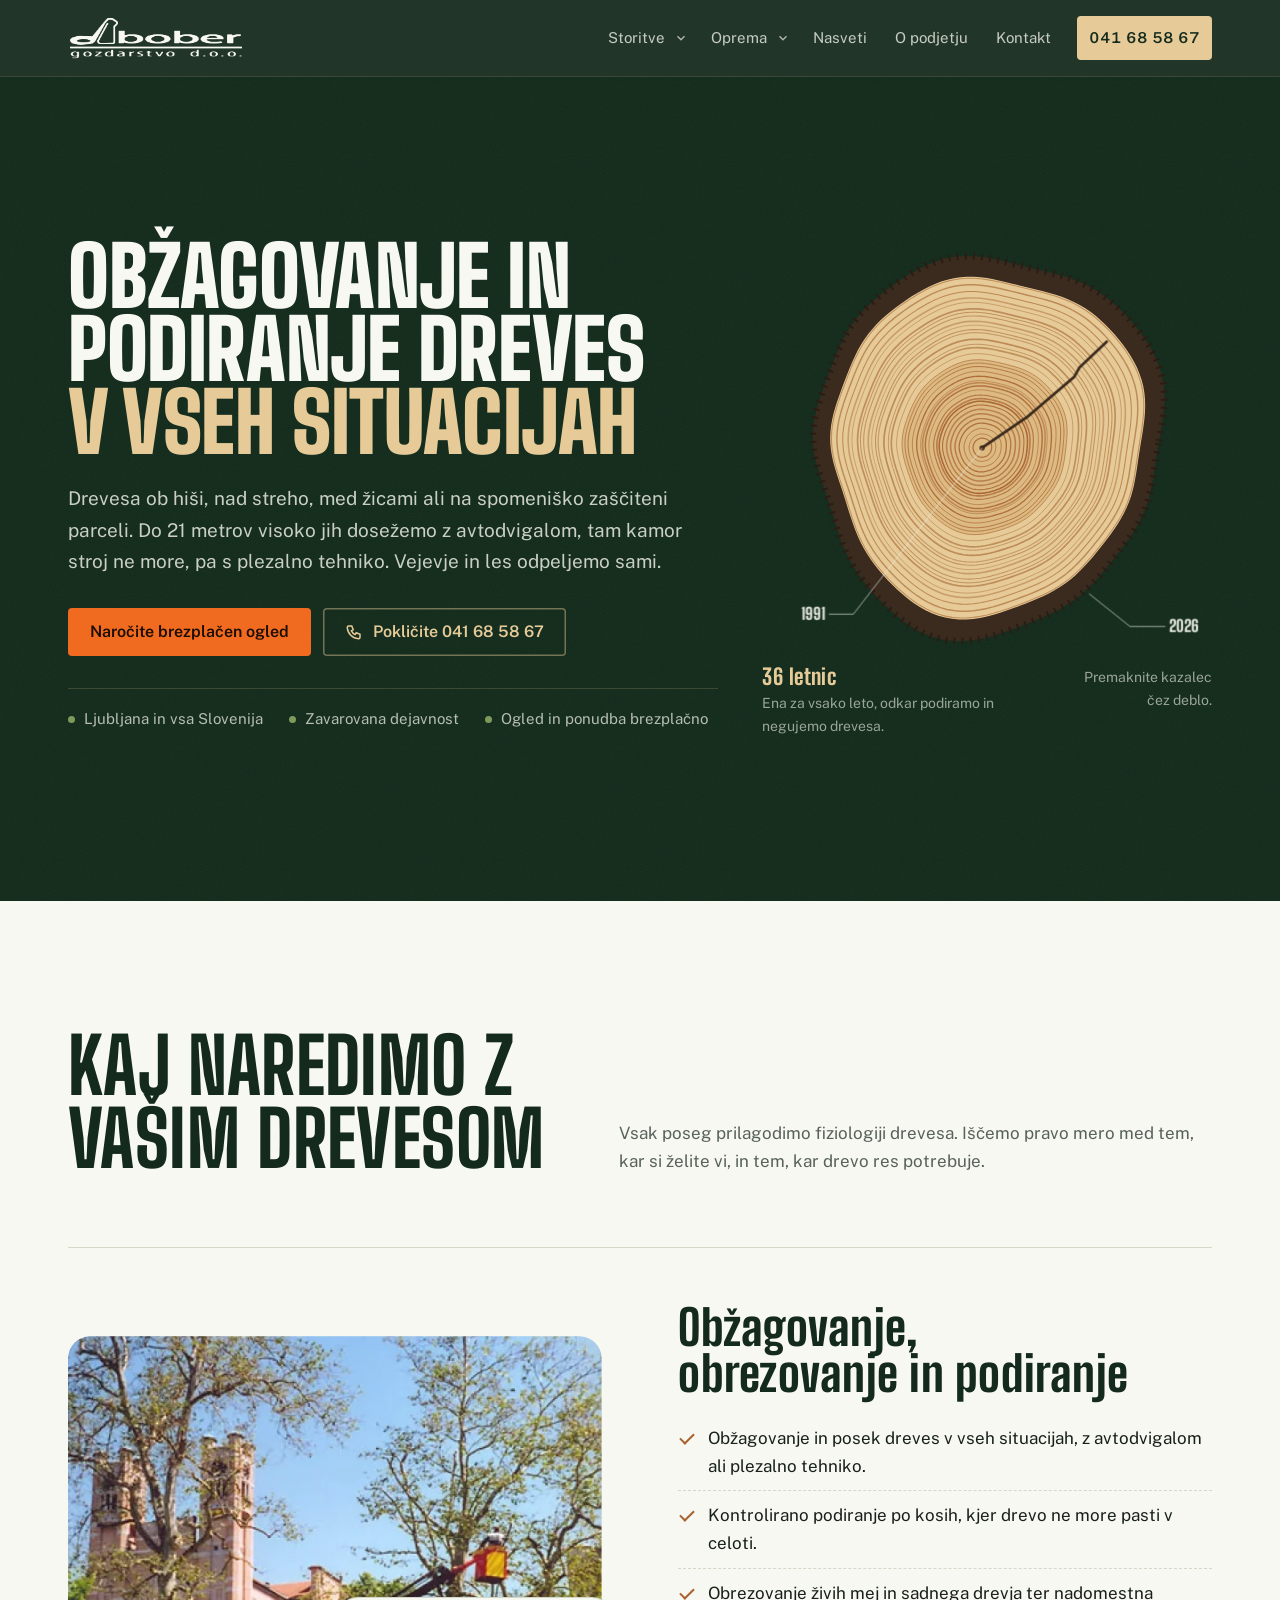
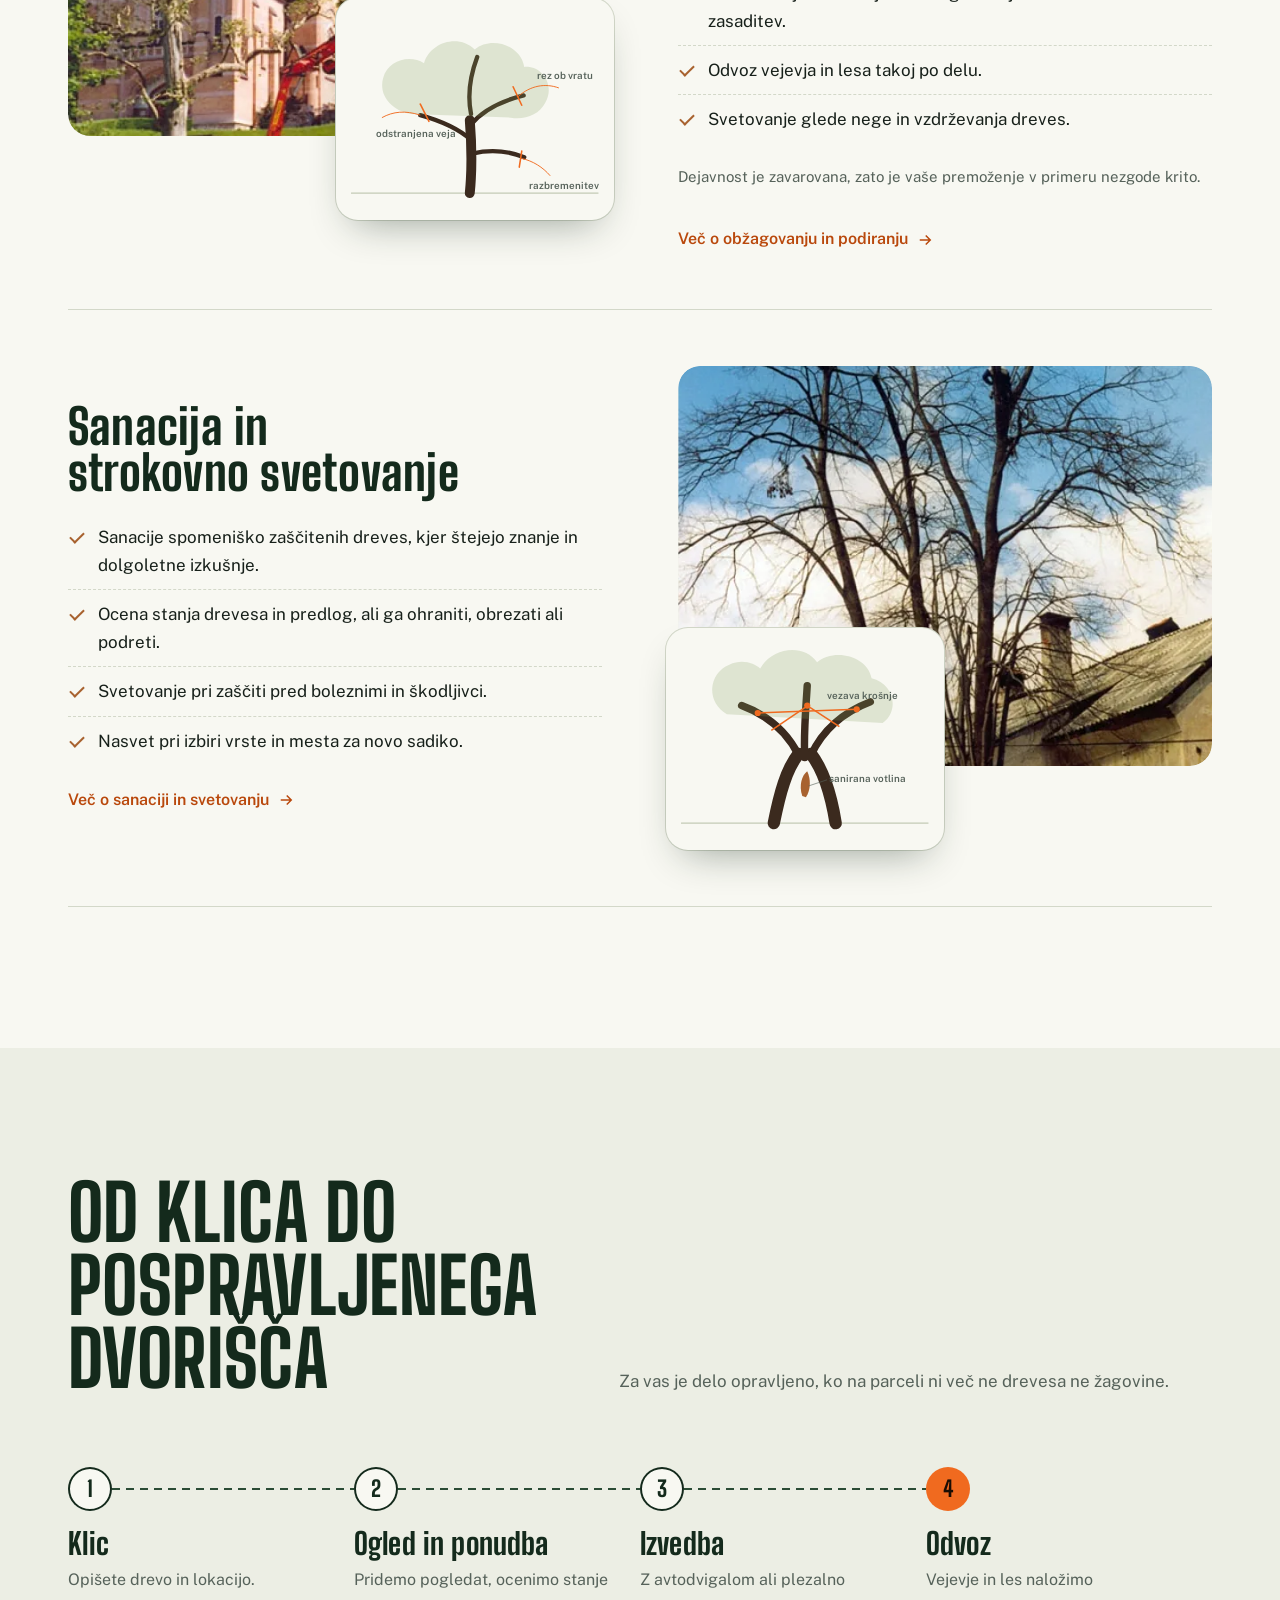
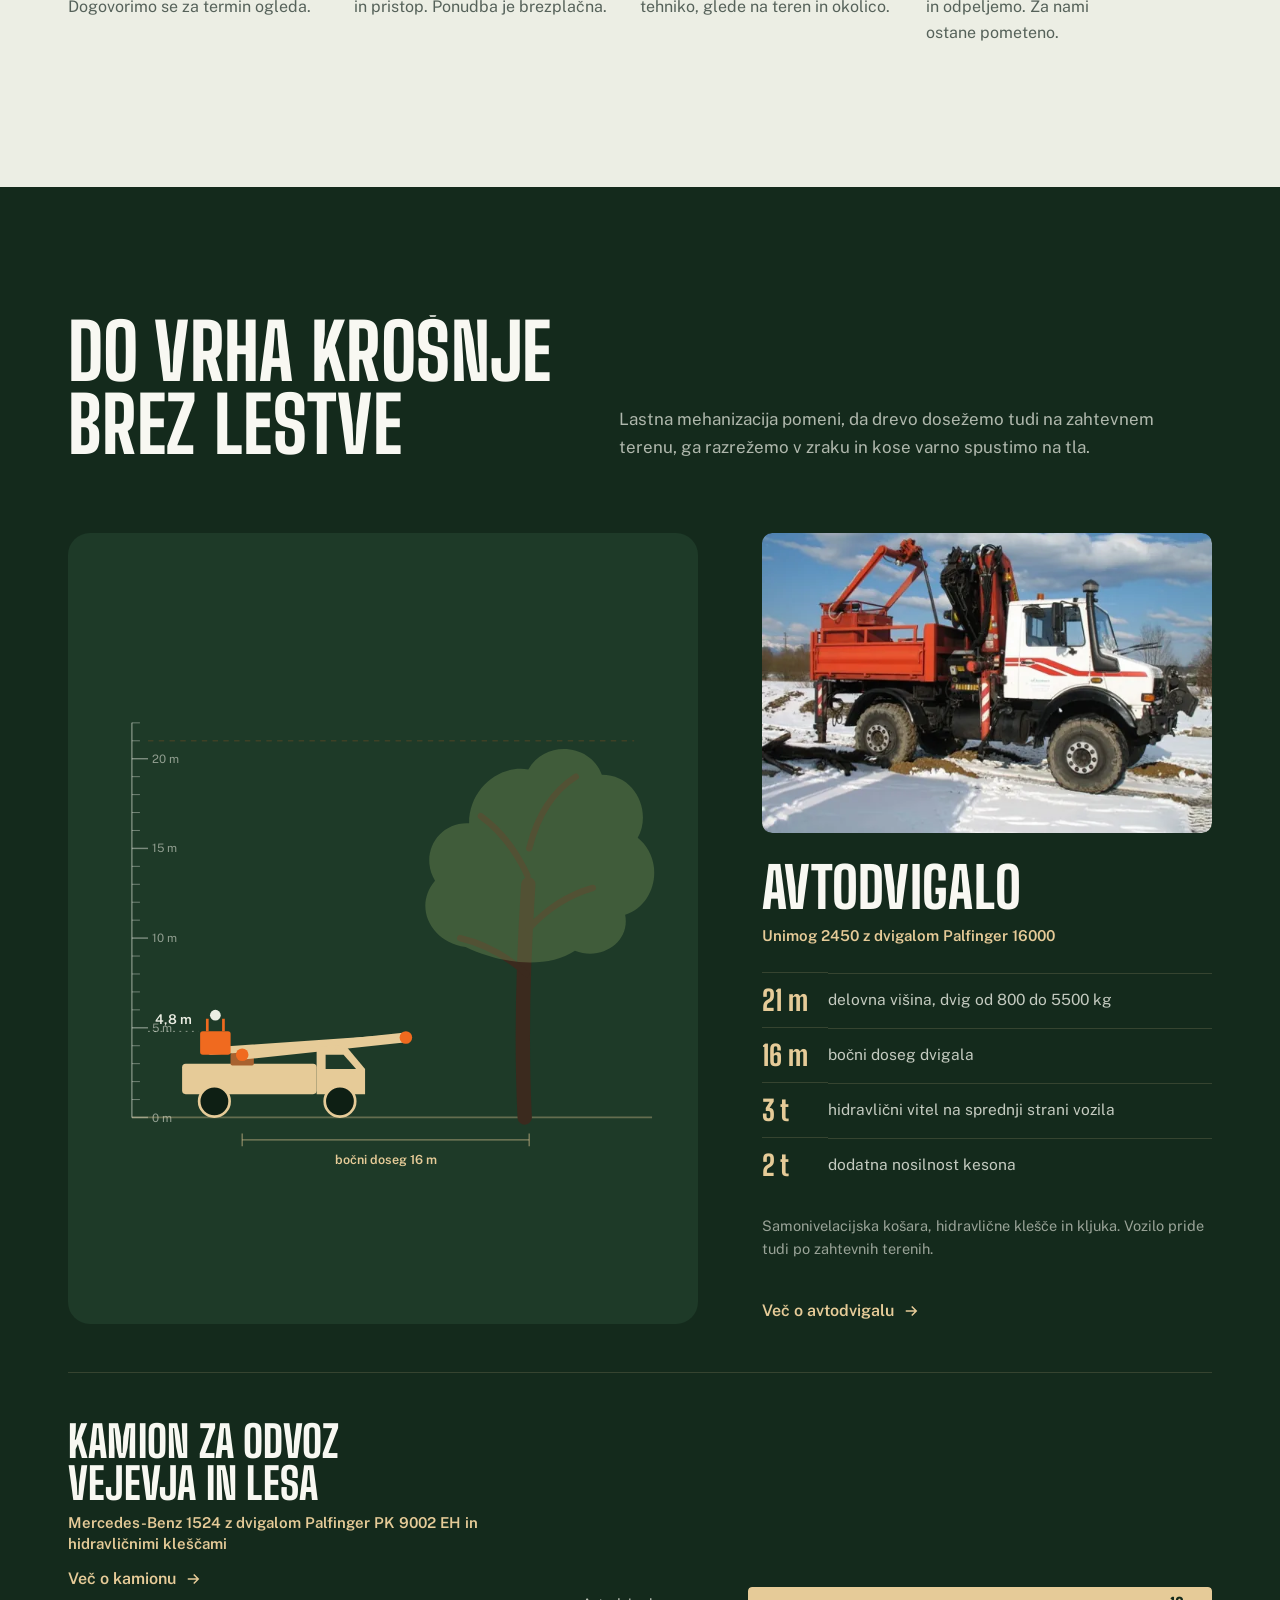
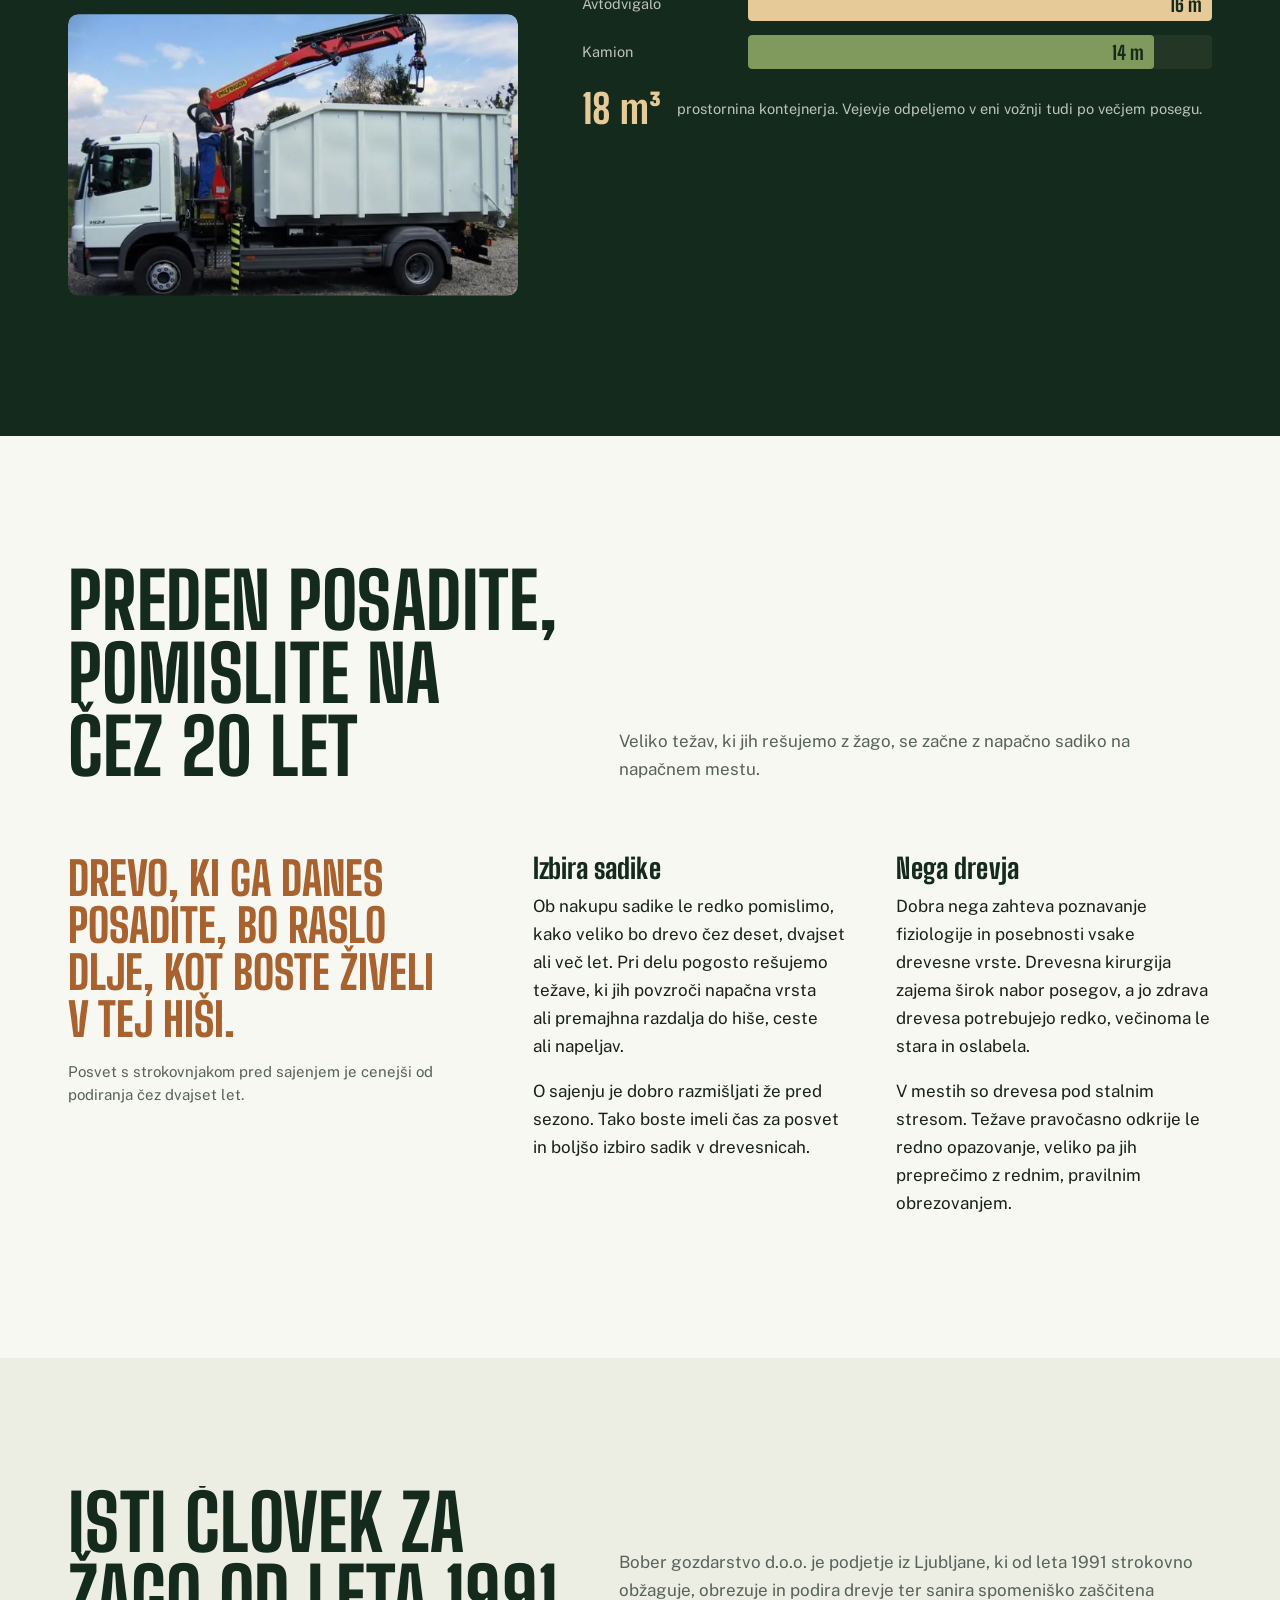
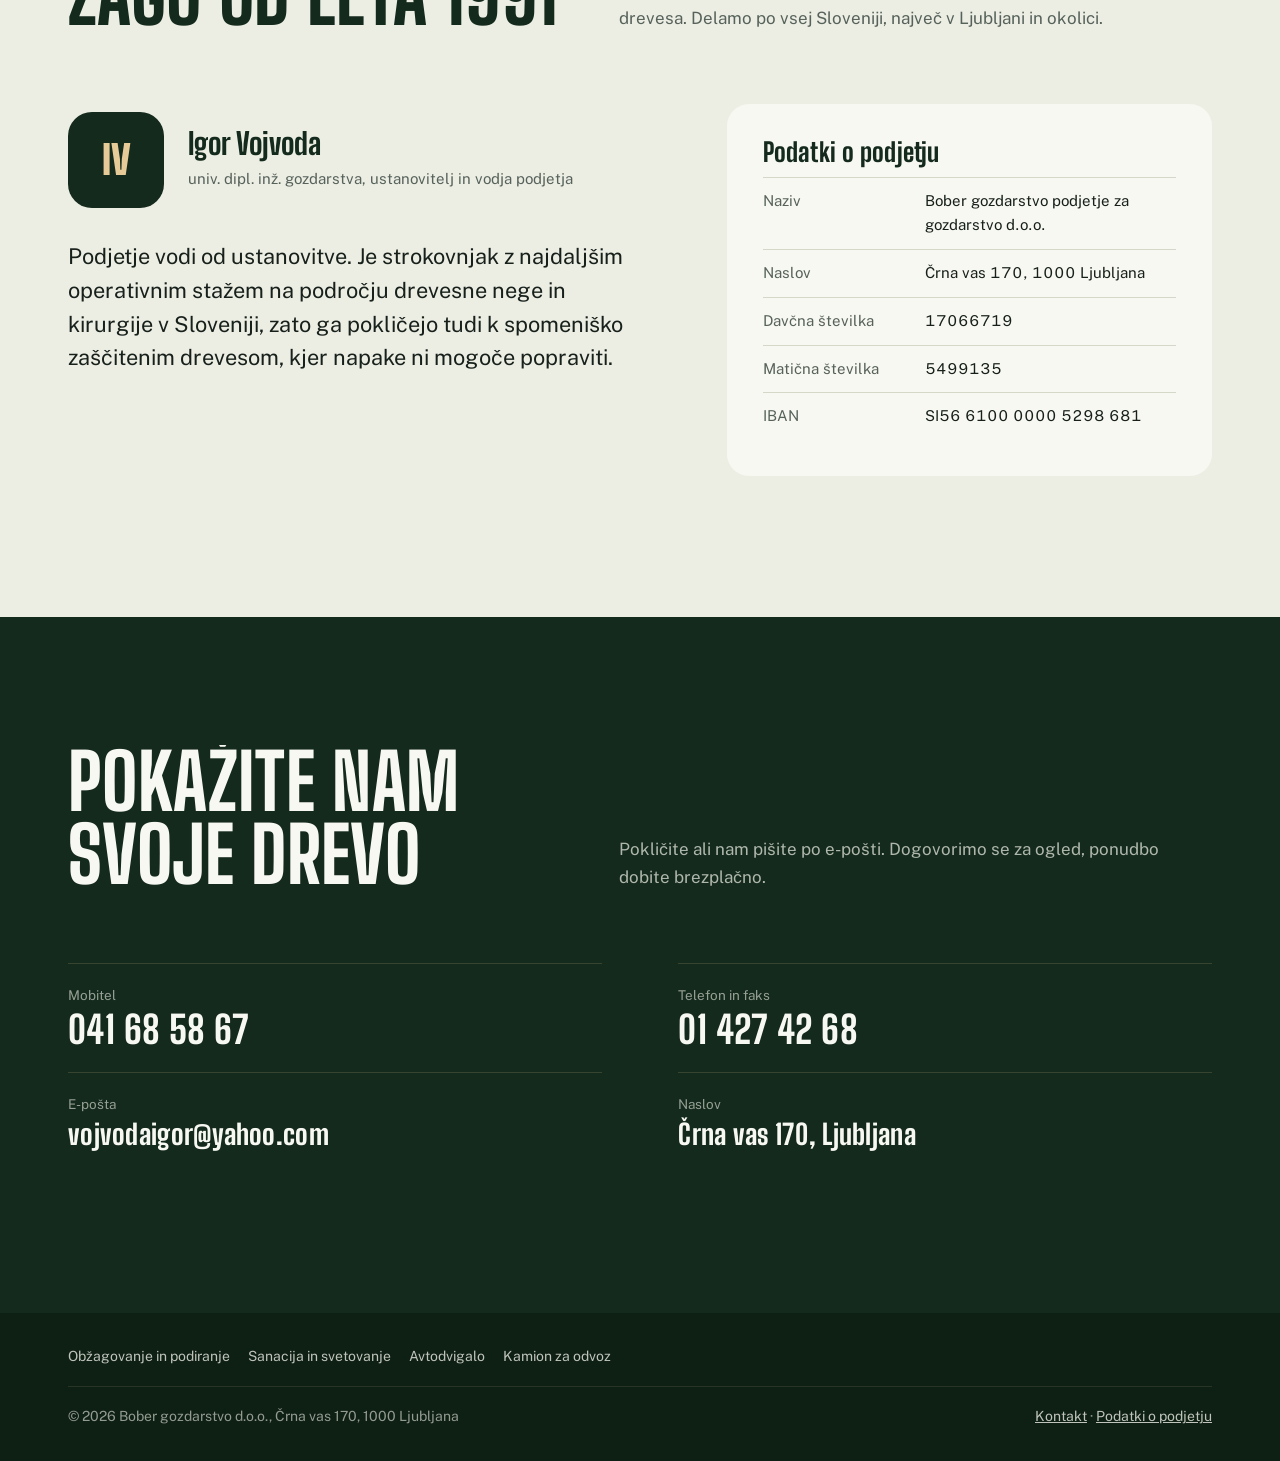
<file: index.html>
<!doctype html>
<html lang="sl" class="no-js">
<head>
<script>document.documentElement.classList.replace("no-js","js")</script>
<meta charset="utf-8">
<meta name="viewport" content="width=device-width, initial-scale=1">
<title>Obžagovanje in podiranje dreves Ljubljana | Bober gozdarstvo</title>
<meta name="description" content="Obžagovanje, obrezovanje in podiranje dreves v Ljubljani in po Sloveniji od 1991. Avtodvigalo do 21 m, plezalna tehnika, odvoz vejevja. Brezplačen ogled.">
<link rel="canonical" href="https://www.gozdarstvo-bober.si/">
<meta property="og:type" content="website">
<meta property="og:locale" content="sl_SI">
<meta property="og:title" content="Bober gozdarstvo — obžagovanje in podiranje dreves">
<meta property="og:description" content="Drevesna nega in kirurgija od leta 1991. Avtodvigalo do 21 m, plezalna tehnika, odvoz vejevja. Brezplačen ogled.">
<meta property="og:url" content="https://www.gozdarstvo-bober.si/">
<meta property="og:image" content="https://www.gozdarstvo-bober.si/img/avtodvigalo.jpg">
<meta property="og:image:alt" content="Avtodvigalo Unimog 2450 z dvigalom Palfinger in košaro">
<meta name="twitter:card" content="summary_large_image">
<meta name="theme-color" content="#142A1C">
<link rel="icon" href="data:image/svg+xml,%3Csvg xmlns='http://www.w3.org/2000/svg' viewBox='0 0 64 64'%3E%3Ccircle cx='32' cy='32' r='30' fill='%233B2A1E'/%3E%3Ccircle cx='32' cy='32' r='25' fill='%23E6CB98'/%3E%3Cg fill='none' stroke='%23A8622F' stroke-width='2'%3E%3Ccircle cx='32' cy='32' r='19'/%3E%3Ccircle cx='31' cy='33' r='13'/%3E%3Ccircle cx='31' cy='33' r='7'/%3E%3C/g%3E%3Cpath d='M32 32 L58 20' stroke='%233B2A1E' stroke-width='3'/%3E%3C/svg%3E">
<link rel="preconnect" href="https://fonts.googleapis.com">
<link rel="preconnect" href="https://fonts.gstatic.com" crossorigin>
<link href="https://fonts.googleapis.com/css2?family=Big+Shoulders+Display:wght@600;800;900&family=Public+Sans:ital,wght@0,400;0,500;0,600;1,400&display=swap" rel="stylesheet">

<script type="application/ld+json">
{
  "@context": "https://schema.org",
  "@type": "LocalBusiness",
  "@id": "https://www.gozdarstvo-bober.si/#business",
  "name": "Bober gozdarstvo d.o.o.",
  "legalName": "Bober gozdarstvo podjetje za gozdarstvo d.o.o.",
  "description": "Strokovno obžagovanje, obrezovanje in podiranje dreves, sanacija spomeniško zaščitenih dreves, odvoz vejevja in lesa.",
  "url": "https://www.gozdarstvo-bober.si/",
  "logo": "https://www.gozdarstvo-bober.si/img/bober-logo.png",
  "image": "https://www.gozdarstvo-bober.si/img/avtodvigalo.jpg",
  "telephone": "+38641685867",
  "faxNumber": "+38614274268",
  "email": "vojvodaigor@yahoo.com",
  "foundingDate": "1991",
  "taxID": "17066719",
  "address": {
    "@type": "PostalAddress",
    "streetAddress": "Črna vas 170",
    "postalCode": "1000",
    "addressLocality": "Ljubljana",
    "addressCountry": "SI"
  },
  "areaServed": [{"@type":"City","name":"Ljubljana"},{"@type":"Country","name":"Slovenija"}],
  "founder": {"@type":"Person","name":"Igor Vojvoda","jobTitle":"univ. dipl. inž. gozdarstva"},
  "knowsAbout": ["obžagovanje dreves","podiranje dreves","obrezovanje dreves","sanacija dreves","drevesna kirurgija","plezalna tehnika","odvoz vejevja"]
}
</script>

<link rel="stylesheet" href="css/style.css">
</head>
<body>
<a class="skip" href="#vsebina">Preskoči na vsebino</a>

<header class="top">
  <span class="progress" aria-hidden="true"></span>
  <div class="wrap">
    <a class="brand" href="#" aria-label="Bober gozdarstvo, na vrh strani">
      <img class="logo" src="img/bober-logo-light.png" alt="" width="1132" height="288" decoding="async" fetchpriority="high">
    </a>
    <button class="menu-btn" aria-expanded="false" aria-controls="nav" aria-label="Odpri meni">
      <svg width="24" height="24" viewBox="0 0 24 24" fill="none" stroke="currentColor" stroke-width="2"><path d="M3 7h18M3 12h18M3 17h18"/></svg>
    </button>
    <nav class="nav" id="nav" aria-label="Glavni meni">
      <div class="has-sub">
        <a href="#storitve">Storitve</a>
        <button class="sub-btn" type="button" aria-expanded="false" aria-label="Odpri podstrani storitev"><svg viewBox="0 0 24 24" fill="none" stroke="currentColor" stroke-width="2.4" aria-hidden="true"><path d="M6 9l6 6 6-6"/></svg></button>
        <ul class="sub"><li><a href="strokovno-obzagovanje-obrezovanje-in-podiranje-drevja/">Obžagovanje in podiranje</a></li><li><a href="sanacija-in-strokovno-svetovanje/">Sanacija in svetovanje</a></li></ul>
      </div>
      <div class="has-sub">
        <a href="#oprema">Oprema</a>
        <button class="sub-btn" type="button" aria-expanded="false" aria-label="Odpri podstrani opreme"><svg viewBox="0 0 24 24" fill="none" stroke="currentColor" stroke-width="2.4" aria-hidden="true"><path d="M6 9l6 6 6-6"/></svg></button>
        <ul class="sub"><li><a href="avtodvigalo/">Avtodvigalo</a></li><li><a href="kamion-za-odvoz-vejevja-in-lesa/">Kamion za odvoz</a></li></ul>
      </div>
      <a href="#nasveti">Nasveti</a>
      <a href="#podjetje">O podjetju</a>
      <a href="#kontakt">Kontakt</a>
      <a class="call" href="tel:+38641685867">041 68 58 67</a>
    </nav>
  </div>
</header>

<main id="vsebina">

<!-- HERO -->
<section class="hero" aria-labelledby="h1">
  <div class="wrap">
    <div>
      <h1 id="h1">Obžagovanje in podiranje dreves <span>v vseh situacijah</span></h1>
      <p class="lede">Drevesa ob hiši, nad streho, med žicami ali na spomeniško zaščiteni parceli. Do 21 metrov visoko jih dosežemo z avtodvigalom, tam kamor stroj ne more, pa s plezalno tehniko. Vejevje in les odpeljemo sami.</p>
      <div class="actions">
        <a class="btn btn-saw" href="#kontakt">Naročite brezplačen ogled</a>
        <a class="btn btn-line" href="tel:+38641685867">
          <svg viewBox="0 0 24 24" fill="none" stroke="currentColor" stroke-width="2" aria-hidden="true"><path d="M5 4h4l2 5-2.5 1.5a11 11 0 0 0 5 5L15 13l5 2v4a2 2 0 0 1-2 2A16 16 0 0 1 3 6a2 2 0 0 1 2-2"/></svg>
          Pokličite 041 68 58 67
        </a>
      </div>
      <ul class="facts">
        <li>Ljubljana in vsa Slovenija</li>
        <li>Zavarovana dejavnost</li>
        <li>Ogled in ponudba brezplačno</li>
      </ul>
    </div>

    <figure class="stump" id="stump" style="margin:0">
      <svg id="stumpSvg" viewBox="-330 -305 660 610" role="img" aria-labelledby="stumpT">
        <title id="stumpT">Prerez debla z letnicami, ena letnica za vsako leto delovanja podjetja od 1991</title>
      </svg>
      <div class="stump-tip" id="tip" aria-hidden="true"></div>
      <figcaption class="stump-cap">
        <span><strong id="yearsCount">35 letnic</strong>Ena za vsako leto, odkar podiramo in negujemo drevesa.</span>
        <span id="hint" style="text-align:right;max-width:13em">Premaknite kazalec čez deblo.</span>
      </figcaption>
    </figure>
  </div>
</section>

<!-- SERVICES -->
<section class="sec" id="storitve" aria-labelledby="h-storitve">
  <div class="wrap">
    <div class="sec-head">
      <h2 id="h-storitve">Kaj naredimo z vašim drevesom</h2>
      <p>Vsak poseg prilagodimo fiziologiji drevesa. Iščemo pravo mero med tem, kar si želite vi, in tem, kar drevo res potrebuje.</p>
    </div>

    <article class="svc" data-rv>
      <div class="svc-media">
        <figure class="svc-photo"><img class="ph" src="img/obzagovanje.webp" alt="Strokovno obžagovanje drevesa z avtodvigalom" width="600" height="450" loading="lazy" decoding="async"></figure>
        <div class="svc-art" aria-hidden="true">
        <svg viewBox="0 0 400 320">
          <path d="M0 296h400" stroke="#C4CBB6" stroke-width="2"/>
          <path d="M192 296c4-40 3-80 0-118" stroke="#3B2A1E" stroke-width="16" fill="none" stroke-linecap="round"/>
          <path d="M194 210c-20-18-46-30-82-40M193 186c18-22 46-38 86-48M194 168c-6-30-2-60 10-92M196 232c26-6 54-6 84 6" stroke="#3B2A1E" stroke-width="7" fill="none" stroke-linecap="round"/>
          <path d="M96 168c-30-6-52-30-44-58 8-30 44-38 66-24 10-34 56-48 82-22 26-22 74-8 80 28 30-2 50 30 34 58-10 20-34 28-56 24" fill="#7F9A5C" opacity=".22"/>
          <!-- cut lines -->
          <g stroke="#F06A1F" stroke-width="2.5" stroke-linecap="round">
            <path d="M112 152l14 28"/><path d="M262 124l14 30"/><path d="M276 228l-4 26"/>
          </g>
          <g stroke="#F06A1F" stroke-width="1.5" stroke-dasharray="4 5" fill="none">
            <path d="M112 170c-24-8-44-6-62 4"/><path d="M270 140c20-18 44-22 66-14"/><path d="M276 240c18 4 34 14 46 28"/>
          </g>
          <text x="40" y="206">odstranjena veja</text>
          <text x="300" y="112">rez ob vratu</text>
          <text x="288" y="290">razbremenitev</text>
        </svg>
        </div>
      </div>
      <div>
        <h3>Obžagovanje, obrezovanje in podiranje</h3>
        <ul>
          <li>Obžagovanje in posek dreves v vseh situacijah, z avtodvigalom ali plezalno tehniko.</li>
          <li>Kontrolirano podiranje po kosih, kjer drevo ne more pasti v celoti.</li>
          <li>Obrezovanje živih mej in sadnega drevja ter nadomestna zasaditev.</li>
          <li>Odvoz vejevja in lesa takoj po delu.</li>
          <li>Svetovanje glede nege in vzdrževanja dreves.</li>
        </ul>
        <p class="note">Dejavnost je zavarovana, zato je vaše premoženje v primeru nezgode krito.</p>
        <a class="more" href="strokovno-obzagovanje-obrezovanje-in-podiranje-drevja/">Več o obžagovanju in podiranju <svg viewBox="0 0 24 24" fill="none" stroke="currentColor" stroke-width="2" aria-hidden="true"><path d="M5 12h14M13 6l6 6-6 6"/></svg></a>
      </div>
    </article>

    <article class="svc flip" data-rv>
      <div class="svc-media">
        <figure class="svc-photo"><img class="ph" src="img/sanacija.webp" alt="Sanacija starega drevesa" width="600" height="450" loading="lazy" decoding="async"></figure>
        <div class="svc-art" aria-hidden="true">
        <svg viewBox="0 0 400 320">
          <path d="M0 296h400" stroke="#C4CBB6" stroke-width="2"/>
          <path d="M150 296c10-50 20-86 40-112M250 296c-8-50-20-86-40-112" stroke="#3B2A1E" stroke-width="20" fill="none" stroke-linecap="round"/>
          <path d="M190 186c-20-40-54-66-92-80M210 186c20-42 54-70 96-86M200 190c-2-42 2-80 4-116" stroke="#3B2A1E" stroke-width="12" fill="none" stroke-linecap="round"/>
          <path d="M74 120c-34-20-30-66 4-80 22-10 40-2 50 6 20-36 72-40 92-10 28-24 82-10 88 26 36 8 46 52 18 72" fill="#7F9A5C" opacity=".22"/>
          <!-- cavity -->
          <path d="M196 252c-6-18 0-34 8-40 6 12 6 30-2 42z" fill="#A8622F"/>
          <!-- cables -->
          <g stroke="#F06A1F" stroke-width="2.5"><path d="M124 118L284 112"/><path d="M146 146l56-38"/><path d="M256 140l-52-34"/></g>
          <g fill="#F06A1F"><circle cx="124" cy="118" r="5"/><circle cx="284" cy="112" r="5"/><circle cx="204" cy="106" r="5"/></g>
          <text x="236" y="96">vezava krošnje</text>
          <path d="M206 236l30-10" stroke="#56625A" stroke-width="1"/><text x="240" y="230">sanirana votlina</text>
        </svg>
        </div>
      </div>
      <div>
        <h3>Sanacija in strokovno svetovanje</h3>
        <ul>
          <li>Sanacije spomeniško zaščitenih dreves, kjer štejejo znanje in dolgoletne izkušnje.</li>
          <li>Ocena stanja drevesa in predlog, ali ga ohraniti, obrezati ali podreti.</li>
          <li>Svetovanje pri zaščiti pred boleznimi in škodljivci.</li>
          <li>Nasvet pri izbiri vrste in mesta za novo sadiko.</li>
        </ul>
        <a class="more" href="sanacija-in-strokovno-svetovanje/">Več o sanaciji in svetovanju <svg viewBox="0 0 24 24" fill="none" stroke="currentColor" stroke-width="2" aria-hidden="true"><path d="M5 12h14M13 6l6 6-6 6"/></svg></a>
      </div>
    </article>
  </div>
</section>

<!-- PROCESS -->
<section class="sec process" aria-labelledby="h-potek">
  <div class="wrap">
    <div class="sec-head">
      <h2 id="h-potek">Od klica do pospravljenega dvorišča</h2>
      <p>Za vas je delo opravljeno, ko na parceli ni več ne drevesa ne žagovine.</p>
    </div>
    <ol class="steps" data-rv>
      <li><h3>Klic</h3><p>Opišete drevo in lokacijo. Dogovorimo se za termin ogleda.</p></li>
      <li><h3>Ogled in ponudba</h3><p>Pridemo pogledat, ocenimo stanje in pristop. Ponudba je brezplačna.</p></li>
      <li><h3>Izvedba</h3><p>Z avtodvigalom ali plezalno tehniko, glede na teren in okolico.</p></li>
      <li><h3>Odvoz</h3><p>Vejevje in les naložimo in odpeljemo. Za nami ostane pometeno.</p></li>
    </ol>
  </div>
</section>

<!-- EQUIPMENT -->
<section class="sec gear" id="oprema" aria-labelledby="h-oprema">
  <div class="wrap">
    <div class="sec-head">
      <h2 id="h-oprema">Do vrha krošnje brez lestve</h2>
      <p>Lastna mehanizacija pomeni, da drevo dosežemo tudi na zahtevnem terenu, ga razrežemo v zraku in kose varno spustimo na tla.</p>
    </div>

    <div class="gear-main">
      <div class="gauge" data-rv>
        <svg viewBox="0 0 640 560" role="img" aria-labelledby="gaugeT">
          <title id="gaugeT">Avtodvigalo z delovno višino 21 metrov ob drevesu, merilo v metrih</title>
          <!-- ruler -->
          <g id="ruler" fill="rgba(236,238,228,.55)" font-size="13"></g>
          <!-- 21m line -->
          <path id="topline" d="M58 70H600" stroke="#F06A1F" stroke-width="1.5" stroke-dasharray="6 6"/>
          <text id="toplabel" x="600" y="58" text-anchor="end" fill="#F06A1F" font-size="15" font-weight="600">21 m delovna višina</text>
          <!-- ground -->
          <path d="M40 490H620" stroke="rgba(230,203,152,.35)" stroke-width="2"/>
          <!-- tree -->
          <path d="M478 490c-4-80-2-170 4-260" stroke="#3B2A1E" stroke-width="16" stroke-linecap="round" fill="none"/>
          <path d="M480 330c-22-20-48-34-74-40M482 280c20-22 44-38 72-46M481 220c-14-30-30-50-52-66M483 190c10-40 30-66 52-80" stroke="#3B2A1E" stroke-width="7" stroke-linecap="round" fill="none"/>
          <path d="M412 300c-40-6-58-46-34-74-18-30 4-66 38-64 0-40 36-66 66-60 20-34 70-28 82 6 38 0 56 42 40 70 30 24 22 74-14 86 6 30-26 52-56 40-30 20-80 16-122-4z" fill="#7F9A5C" opacity=".35"/>
          <!-- truck -->
          <g>
            <rect x="96" y="430" width="150" height="34" rx="4" fill="#E6CB98"/>
            <path d="M246 464V412h34l20 24v28z" fill="#E6CB98"/>
            <path d="M256 420h20l14 16h-34z" fill="#1E3A28"/>
            <circle cx="132" cy="472" r="17" fill="#0E1F14" stroke="#E6CB98" stroke-width="3"/>
            <circle cx="272" cy="472" r="17" fill="#0E1F14" stroke="#E6CB98" stroke-width="3"/>
            <rect x="150" y="418" width="26" height="14" rx="2" fill="#A8622F"/>
          </g>
          <!-- boom (unfolds on scroll) -->
          <g stroke="#E6CB98" stroke-linecap="round" fill="none">
            <path id="arm1" d="M163 420L232 250" stroke-width="11"/>
            <path id="arm2" d="M232 250L382 92" stroke-width="8"/>
          </g>
          <circle id="joint" cx="232" cy="250" r="7" fill="#F06A1F"/>
          <circle cx="163" cy="420" r="7" fill="#F06A1F"/>
          <!-- basket -->
          <g id="basket">
            <rect x="370" y="70" width="34" height="26" rx="3" fill="#F06A1F"/>
            <path d="M378 70v-14M396 70v-14" stroke="#F06A1F" stroke-width="3"/>
            <circle cx="387" cy="52" r="6" fill="#ECEEE4"/>
          </g>
          <g id="hread" font-size="15" font-weight="600" fill="#ECEEE4">
            <path id="hline" d="M58 70H360" stroke="#ECEEE4" stroke-width="1" stroke-dasharray="2 5" opacity=".6"/>
            <text id="htext" x="66" y="62">21,0 m</text>
          </g>
          <!-- reach annotation -->
          <path d="M163 515H483" stroke="rgba(230,203,152,.5)" stroke-width="1.5"/>
          <path d="M163 508v14M483 508v14" stroke="rgba(230,203,152,.5)" stroke-width="1.5"/>
          <text x="323" y="542" text-anchor="middle" fill="#E6CB98" font-size="14" font-weight="600">bočni doseg 16 m</text>
        </svg>
      </div>
      <div class="spec" data-rv>
        <figure class="gear-photo"><img class="ph" src="img/avtodvigalo.webp" alt="Avtodvigalo Unimog 2450 z dvigalom Palfinger in košaro" width="600" height="450" loading="lazy" decoding="async"></figure>
        <h3>Avtodvigalo</h3>
        <p class="model">Unimog 2450 z dvigalom Palfinger 16000</p>
        <dl>
          <dt><span class="cnt" data-to="21">21</span> m</dt><dd>delovna višina, dvig od 800 do 5500 kg</dd>
          <dt><span class="cnt" data-to="16">16</span> m</dt><dd>bočni doseg dvigala</dd>
          <dt><span class="cnt" data-to="3">3</span> t</dt><dd>hidravlični vitel na sprednji strani vozila</dd>
          <dt><span class="cnt" data-to="2">2</span> t</dt><dd>dodatna nosilnost kesona</dd>
        </dl>
        <p class="kit">Samonivelacijska košara, hidravlične klešče in kljuka. Vozilo pride tudi po zahtevnih terenih.</p>
        <a class="more" href="avtodvigalo/">Več o avtodvigalu <svg viewBox="0 0 24 24" fill="none" stroke="currentColor" stroke-width="2" aria-hidden="true"><path d="M5 12h14M13 6l6 6-6 6"/></svg></a>
      </div>
    </div>

    <div class="truck" data-rv>
      <div>
        <h3>Kamion za odvoz vejevja in lesa</h3>
        <p class="model">Mercedes-Benz 1524 z dvigalom Palfinger PK 9002 EH in hidravličnimi kleščami</p>
        <a class="more" href="kamion-za-odvoz-vejevja-in-lesa/" style="margin-top:12px">Več o kamionu <svg viewBox="0 0 24 24" fill="none" stroke="currentColor" stroke-width="2" aria-hidden="true"><path d="M5 12h14M13 6l6 6-6 6"/></svg></a>
        <figure class="gear-photo truck-photo"><img class="ph" src="img/kamion.webp" alt="Kamion Mercedes-Benz 1524 s kontejnerjem za odvoz vejevja in lesa" width="600" height="450" loading="lazy" decoding="async"></figure>
      </div>
      <div class="reach" data-rv aria-label="Primerjava dosega dvigal">
        <div class="row"><span>Avtodvigalo</span><div class="bar"><i style="width:100%">16 m</i></div></div>
        <div class="row"><span>Kamion</span><div class="bar b"><i style="width:87.5%">14 m</i></div></div>
        <div class="cube"><b>18 m³</b><span>prostornina kontejnerja. Vejevje odpeljemo v eni vožnji tudi po večjem posegu.</span></div>
      </div>
    </div>
  </div>
</section>

<!-- ADVICE -->
<section class="sec advice" id="nasveti" aria-labelledby="h-nasveti">
  <div class="wrap">
    <div class="sec-head">
      <h2 id="h-nasveti">Preden posadite, pomislite na čez 20 let</h2>
      <p>Veliko težav, ki jih rešujemo z žago, se začne z napačno sadiko na napačnem mestu.</p>
    </div>
    <div class="cols">
      <blockquote data-rv>Drevo, ki ga danes posadite, bo raslo dlje, kot boste živeli v tej hiši.
        <span>Posvet s strokovnjakom pred sajenjem je cenejši od podiranja čez dvajset let.</span>
      </blockquote>
      <div class="text" data-rv>
        <h3>Izbira sadike</h3>
        <p>Ob nakupu sadike le redko pomislimo, kako veliko bo drevo čez deset, dvajset ali več let. Pri delu pogosto rešujemo težave, ki jih povzroči napačna vrsta ali premajhna razdalja do hiše, ceste ali napeljav.</p>
        <p>O sajenju je dobro razmišljati že pred sezono. Tako boste imeli čas za posvet in boljšo izbiro sadik v drevesnicah.</p>
        <h3>Nega drevja</h3>
        <p>Dobra nega zahteva poznavanje fiziologije in posebnosti vsake drevesne vrste. Drevesna kirurgija zajema širok nabor posegov, a jo zdrava drevesa potrebujejo redko, večinoma le stara in oslabela.</p>
        <p>V mestih so drevesa pod stalnim stresom. Težave pravočasno odkrije le redno opazovanje, veliko pa jih preprečimo z rednim, pravilnim obrezovanjem.</p>
      </div>
    </div>
  </div>
</section>

<!-- ABOUT -->
<section class="sec about" id="podjetje" aria-labelledby="h-podjetje">
  <div class="wrap">
    <div class="sec-head">
      <h2 id="h-podjetje">Isti človek za žago od leta 1991</h2>
      <p>Bober gozdarstvo d.o.o. je podjetje iz Ljubljane, ki od leta 1991 strokovno obžaguje, obrezuje in podira drevje ter sanira spomeniško zaščitena drevesa. Delamo po vsej Sloveniji, največ v Ljubljani in okolici.</p>
    </div>
    <div class="cols">
      <div>
        <div class="founder" data-rv>
          <div class="mono" aria-hidden="true">IV</div>
          <div><b>Igor Vojvoda</b><span>univ. dipl. inž. gozdarstva, ustanovitelj in vodja podjetja</span></div>
        </div>
        <p class="big">Podjetje vodi od ustanovitve. Je strokovnjak z najdaljšim operativnim stažem na področju drevesne nege in kirurgije v Sloveniji, zato ga pokličejo tudi k spomeniško zaščitenim drevesom, kjer napake ni mogoče popraviti.</p>
      </div>
      <div class="data" data-rv>
        <h3>Podatki o podjetju</h3>
        <dl>
          <div><dt>Naziv</dt><dd>Bober gozdarstvo podjetje za gozdarstvo d.o.o.</dd></div>
          <div><dt>Naslov</dt><dd>Črna vas 170, 1000 Ljubljana</dd></div>
          <div><dt>Davčna številka</dt><dd>17066719</dd></div>
          <div><dt>Matična številka</dt><dd>5499135</dd></div>
          <div><dt>IBAN</dt><dd>SI56 6100 0000 5298 681</dd></div>
        </dl>
      </div>
    </div>
  </div>
</section>

<!-- CONTACT -->
<section class="sec contact" id="kontakt" aria-labelledby="h-kontakt">
  <div class="wrap">
    <div class="sec-head">
      <h2 id="h-kontakt">Pokažite nam svoje drevo</h2>
      <p>Pokličite ali nam pišite po e-pošti. Dogovorimo se za ogled, ponudbo dobite brezplačno.</p>
    </div>
    <div class="cols">
      <ul class="lines" data-rv>
        <li><small>Mobitel</small><a href="tel:+38641685867">041 68 58 67</a></li>
        <li><small>Telefon in faks</small><a href="tel:+38614274268">01 427 42 68</a></li>
        <li><small>E-pošta</small><a class="sm" id="mail" href="#kontakt">vojvodaigor@yahoo.com</a></li>
        <li><small>Naslov</small><a class="sm" href="https://www.google.com/maps/search/?api=1&query=%C4%8Crna+vas+170%2C+1000+Ljubljana" target="_blank" rel="noopener">Črna vas 170, Ljubljana</a></li>
      </ul>

    </div>
  </div>
</section>
</main>

<footer>
  <div class="wrap">
    <ul class="foot-links"><li><a href="strokovno-obzagovanje-obrezovanje-in-podiranje-drevja/">Obžagovanje in podiranje</a></li><li><a href="sanacija-in-strokovno-svetovanje/">Sanacija in svetovanje</a></li><li><a href="avtodvigalo/">Avtodvigalo</a></li><li><a href="kamion-za-odvoz-vejevja-in-lesa/">Kamion za odvoz</a></li></ul>
    <span>© <span id="yr">2026</span> Bober gozdarstvo d.o.o., Črna vas 170, 1000 Ljubljana</span>
    <span><a href="#kontakt">Kontakt</a> · <a href="#podjetje">Podatki o podjetju</a></span>
  </div>
</footer>

<script>
document.querySelectorAll("img[data-fallback]").forEach(im => {
  const swap = () => { if (im.dataset.fallback && im.src !== im.dataset.fallback){ im.src = im.dataset.fallback; im.removeAttribute("data-fallback"); } };
  if (im.complete && im.naturalWidth === 0) swap(); else im.addEventListener("error", swap, {once: true});
});
(function(){
  const NS = "http://www.w3.org/2000/svg";
  const FOUNDED = 1991;
  const now = new Date().getFullYear();
  const years = now - FOUNDED + 1;               // ring count grows with the company
  document.getElementById("yr").textContent = now;
  document.getElementById("yearsCount").textContent = years + " letnic";

  /* ---- seeded rng so the trunk looks the same on every visit ---- */
  let s = 1991;
  const rnd = () => (s = (s * 16807) % 2147483647) / 2147483647;

  /* ---- build the cross-section ---- */
  const svg = document.getElementById("stumpSvg");
  const R = 236, PITH = 10;
  // irregular ring widths: some lean years, some good years
  const widths = Array.from({length: years}, () => 0.6 + rnd() * 0.9 + (rnd() < .12 ? -.35 : 0));
  const total = widths.reduce((a, b) => a + b, 0);
  const radii = []; let acc = PITH;
  widths.forEach(w => { acc += (w / total) * (R - PITH); radii.push(acc); });

  // shape distortion shared by all rings (trunks are never round), grows outward
  const harm = [[2, rnd()*6.28, .035], [3, rnd()*6.28, .022], [5, rnd()*6.28, .012], [9, rnd()*6.28, .006]];
  const off = {x: -7, y: 6}; // pith off-centre, like real wood
  const N = 160;
  function ringPath(r){
    const t = r / R; let d = "";
    for (let i = 0; i <= N; i++){
      const a = i / N * Math.PI * 2;
      let k = 1; harm.forEach(([n, p, amp]) => k += Math.sin(n * a + p) * amp * (0.4 + t));
      const rr = r * k;
      const x = off.x * (1 - t) + Math.cos(a) * rr, y = off.y * (1 - t) + Math.sin(a) * rr;
      d += (i ? "L" : "M") + x.toFixed(1) + " " + y.toFixed(1);
    }
    return d + "Z";
  }
  const el = (n, a) => { const e = document.createElementNS(NS, n); for (const k in a) e.setAttribute(k, a[k]); return e; };

  // bark + wood fill
  svg.append(el("path", {d: ringPath(R + 30), fill: "#3B2A1E"}));
  svg.append(el("path", {d: ringPath(R + 30), fill: "none", stroke: "#2A1D14", "stroke-width": 10, "stroke-dasharray": "3 9"}));
  svg.append(el("path", {d: ringPath(R + 2), fill: "#E6CB98"}));
  svg.append(el("path", {d: ringPath(radii[Math.floor(years * .55)]), fill: "#D6AE72", opacity: .55})); // heartwood

  const g = el("g", {}); svg.append(g);
  const rings = radii.map((r, i) => {
    const t = i / (years - 1);
    const p = el("path", {d: ringPath(r), class: "ring",
      stroke: t < .55 ? "#A8622F" : "#B98450",
      "stroke-width": (1.1 + rnd() * 1.4).toFixed(2), opacity: (0.55 + rnd() * .4).toFixed(2)});
    g.append(p); return p;
  });
  svg.append(el("circle", {cx: off.x, cy: off.y, r: 4, fill: "#6B3A1C"}));

  // drying crack from pith outward
  const crack = el("path", {class: "crack", d: `M${off.x} ${off.y} L60 -40 L74 -52 L128 -98 L136 -112 L176 -150`, stroke: "#3B2A1E", "stroke-width": 4, "stroke-linecap": "round", fill: "none"});
  svg.append(crack);

  // annotations
  const notes = el("g", {class: "notes", "font-family": "Big Shoulders Display, sans-serif", "font-weight": 800});
  const lab = (x, y, txt, anchor) => { const t = el("text", {x, y, fill: "#ECEEE4", "font-size": 24, "text-anchor": anchor || "start"}); t.textContent = txt; return t; };
  notes.append(el("path", {d: `M${off.x} ${off.y} L-196 250 L-232 250`, stroke: "#ECEEE4", "stroke-width": 1.4, fill: "none", opacity: .7}));
  notes.append(lab(-238, 258, String(FOUNDED), "end"));
  notes.append(el("path", {d: "M150 220 L210 268 L262 268", stroke: "#ECEEE4", "stroke-width": 1.4, fill: "none", opacity: .7}));
  notes.append(lab(268, 276, String(now)));
  svg.append(notes);

  // one orchestrated moment: rings grow from the pith outward
  if (!matchMedia("(prefers-reduced-motion: reduce)").matches){
    rings.forEach((p, i) => { const L = p.getTotalLength(); p.style.setProperty("--len", L); p.style.setProperty("--d", (0.2 + i * 0.05) + "s"); });
    document.getElementById("stump").classList.add("grow");
  }

  // hover / tap: which year is this ring?
  const tip = document.getElementById("tip"), fig = document.getElementById("stump");
  if (matchMedia("(hover: none)").matches) document.getElementById("hint").textContent = "Tapnite deblo.";
  let cur = null;
  function pick(evt){
    const pt = svg.createSVGPoint(); pt.x = evt.clientX; pt.y = evt.clientY;
    const p = pt.matrixTransform(svg.getScreenCTM().inverse());
    const d = Math.hypot(p.x - off.x * .5, p.y - off.y * .5);
    if (d > R + 4){ hide(); return; }
    let i = radii.findIndex(r => r >= d); if (i < 0) i = years - 1;
    if (cur) cur.classList.remove("hl");
    cur = rings[i]; cur.classList.add("hl");
    const y = FOUNDED + i, n = i + 1;
    tip.innerHTML = y + "<small>" + (n === 1 ? "ustanovitev podjetja" : n + ". leto dela") + "</small>";
    const box = fig.getBoundingClientRect();
    tip.style.left = (evt.clientX - box.left) + "px"; tip.style.top = (evt.clientY - box.top) + "px";
    tip.classList.add("on");
  }
  function hide(){ tip.classList.remove("on"); if (cur){ cur.classList.remove("hl"); cur = null; } }
  svg.addEventListener("pointermove", pick);
  svg.addEventListener("pointerdown", pick);
  svg.addEventListener("pointerleave", hide);

  /* ---- height ruler for the crane ---- */
  const ruler = document.getElementById("ruler");
  const ground = 490, top21 = 70, perM = (ground - top21) / 21;
  for (let m = 0; m <= 22; m++){
    const y = ground - m * perM; if (y < 30) break;
    const major = m % 5 === 0;
    ruler.append(el("path", {d: `M40 ${y.toFixed(1)}h${major ? 18 : 9}`, stroke: "rgba(236,238,228,.45)", "stroke-width": major ? 1.6 : 1}));
    if (major){ const t = el("text", {x: 62, y: (y + 4.5).toFixed(1)}); t.textContent = m + " m"; ruler.append(t); }
  }
  ruler.append(el("path", {d: `M40 ${ground}V${(ground - 22 * perM).toFixed(1)}`, stroke: "rgba(236,238,228,.45)", "stroke-width": 1.6}));

  /* ---- mobile menu ---- */
  const btn = document.querySelector(".menu-btn"), nav = document.getElementById("nav");
  btn.addEventListener("click", () => { const o = nav.classList.toggle("open"); btn.setAttribute("aria-expanded", o); });
  nav.addEventListener("click", e => { if (e.target.tagName === "A"){ nav.classList.remove("open"); btn.setAttribute("aria-expanded", false); } });
  document.querySelectorAll(".sub-btn").forEach(b => b.addEventListener("click", () => {
    const o = b.parentElement.classList.toggle("open"); b.setAttribute("aria-expanded", o);
  }));
  document.addEventListener("click", e => document.querySelectorAll(".has-sub.open").forEach(w => {
    if (!w.contains(e.target)){ w.classList.remove("open"); w.querySelector(".sub-btn").setAttribute("aria-expanded", false); }
  }));

  /* ---- e-mail (assembled at runtime against scrapers) ---- */
  const addr = ["vojvodaigor", "yahoo.com"].join("@");
  const mail = document.getElementById("mail"); mail.href = "mailto:" + addr;
})();
</script>
<script>
/* ===== motion: reveals, crane unfold, counters, header ===== */
(function(){
  const reduce = matchMedia("(prefers-reduced-motion: reduce)").matches;

  /* --- reveal on scroll --- */
  const heads = document.querySelectorAll(".sec-head");
  heads.forEach(h => { const t = h.querySelector("h2"); if (t) t.style.setProperty("--w", t.scrollWidth + "px"); });
  const targets = [...heads, ...document.querySelectorAll("[data-rv]")];
  // small stagger for siblings that enter together
  document.querySelectorAll(".cols, .gear-main, .about .cols").forEach(c => [...c.querySelectorAll(":scope > [data-rv]")].forEach((el, i) => el.style.setProperty("--dl", (i * .12) + "s")));
  const io = new IntersectionObserver(es => es.forEach(e => {
    if (!e.isIntersecting) return;
    e.target.classList.add("in"); io.unobserve(e.target);
    e.target.querySelectorAll(".cnt").forEach(count);
  }), {rootMargin: "0px 0px -12% 0px", threshold: .12});
  targets.forEach(t => io.observe(t));

  /* --- numbers count up (21 → "21", 2,5 → "2,5") --- */
  function count(el){
    const raw = el.dataset.to, to = parseFloat(raw.replace(",", ".")), dec = raw.includes(",") ? 1 : 0;
    if (reduce){ el.textContent = raw; return; }
    const t0 = performance.now(), d = 1200;
    (function step(t){
      const k = Math.min(1, (t - t0) / d), e = 1 - Math.pow(1 - k, 4);
      el.textContent = (to * e).toFixed(dec).replace(".", ",");
      if (k < 1) requestAnimationFrame(step); else el.textContent = raw;
    })(t0);
  }

  /* --- crane unfolds as the equipment section scrolls in --- */
  const gauge = document.querySelector(".gauge");
  const arm1 = document.getElementById("arm1"), arm2 = document.getElementById("arm2"),
        joint = document.getElementById("joint"), basket = document.getElementById("basket"),
        hline = document.getElementById("hline"), htext = document.getElementById("htext"),
        topline = document.getElementById("topline"), toplabel = document.getElementById("toplabel");
  const P = {x: 163, y: 420}, L1 = Math.hypot(69, 170), L2 = Math.hypot(150, 158);
  const A1 = [-6, Math.atan2(-170, 69) * 180 / Math.PI];                 // lower arm: lying flat → raised
  const A2 = [176, 360 + Math.atan2(-158, 150) * 180 / Math.PI];         // upper arm: folded back → over the tree
  const rad = d => d * Math.PI / 180, lerp = (a, b, t) => a + (b - a) * t;
  function crane(p){
    const e = p < .5 ? 4 * p * p * p : 1 - Math.pow(-2 * p + 2, 3) / 2;
    const a1 = rad(lerp(A1[0], A1[1], e)), a2 = rad(lerp(A2[0], A2[1], Math.max(0, (e - .15) / .85)));
    const jx = P.x + Math.cos(a1) * L1, jy = P.y + Math.sin(a1) * L1;
    const ex = jx + Math.cos(a2) * L2, ey = jy + Math.sin(a2) * L2;
    arm1.setAttribute("d", `M${P.x} ${P.y}L${jx.toFixed(1)} ${jy.toFixed(1)}`);
    arm2.setAttribute("d", `M${jx.toFixed(1)} ${jy.toFixed(1)}L${ex.toFixed(1)} ${ey.toFixed(1)}`);
    joint.setAttribute("cx", jx.toFixed(1)); joint.setAttribute("cy", jy.toFixed(1));
    basket.setAttribute("transform", `translate(${(ex - 382).toFixed(1)} ${(ey - 92).toFixed(1)})`);
    const top = ey - 22, m = Math.min(21, Math.max(0, (490 - top) / 20));
    hline.setAttribute("d", `M58 ${top.toFixed(1)}H${(ex - 14).toFixed(1)}`);
    htext.setAttribute("y", (top - 8).toFixed(1));
    htext.textContent = m.toFixed(1).replace(".", ",") + " m";
    const done = p > .985;
    topline.style.opacity = done ? 1 : .15; toplabel.style.opacity = done ? 1 : 0;
    document.getElementById("hread").style.opacity = done ? 0 : 1;
  }
  [topline, toplabel].forEach(el => el.style.transition = "opacity .4s");
  document.getElementById("hread").style.transition = "opacity .4s";

  /* --- one scroll loop for everything scroll-linked --- */
  const top = document.querySelector(".top"), bar = document.querySelector(".progress"), stump = document.querySelector(".stump svg");
  const navLinks = [...document.querySelectorAll('.nav a[href^="#"]')], secs = navLinks.map(a => document.querySelector(a.getAttribute("href")));
  let ticking = false;
  function frame(){
    ticking = false;
    const y = scrollY, vh = innerHeight, max = document.documentElement.scrollHeight - vh;
    bar.style.setProperty("--p", max > 0 ? (y / max).toFixed(4) : 0);
    top.classList.toggle("small", y > 40);
    if (!reduce){
      stump.style.setProperty("--spin", Math.min(y * .04, 40).toFixed(2));
      const r = gauge.getBoundingClientRect();
      crane(Math.min(1, Math.max(0, (vh * .55 - r.top) / (vh * .5))));
    }
    // active nav item
    let cur = null; secs.forEach((sec, i) => { if (sec && sec.getBoundingClientRect().top < vh * .4) cur = i; });
    navLinks.forEach((a, i) => a.classList.toggle("on", i === cur));
  }
  addEventListener("scroll", () => { if (!ticking){ ticking = true; requestAnimationFrame(frame); } }, {passive: true});
  addEventListener("resize", frame);
  if (reduce) crane(1);
  frame();
})();
</script>
</body>
</html>
</file>
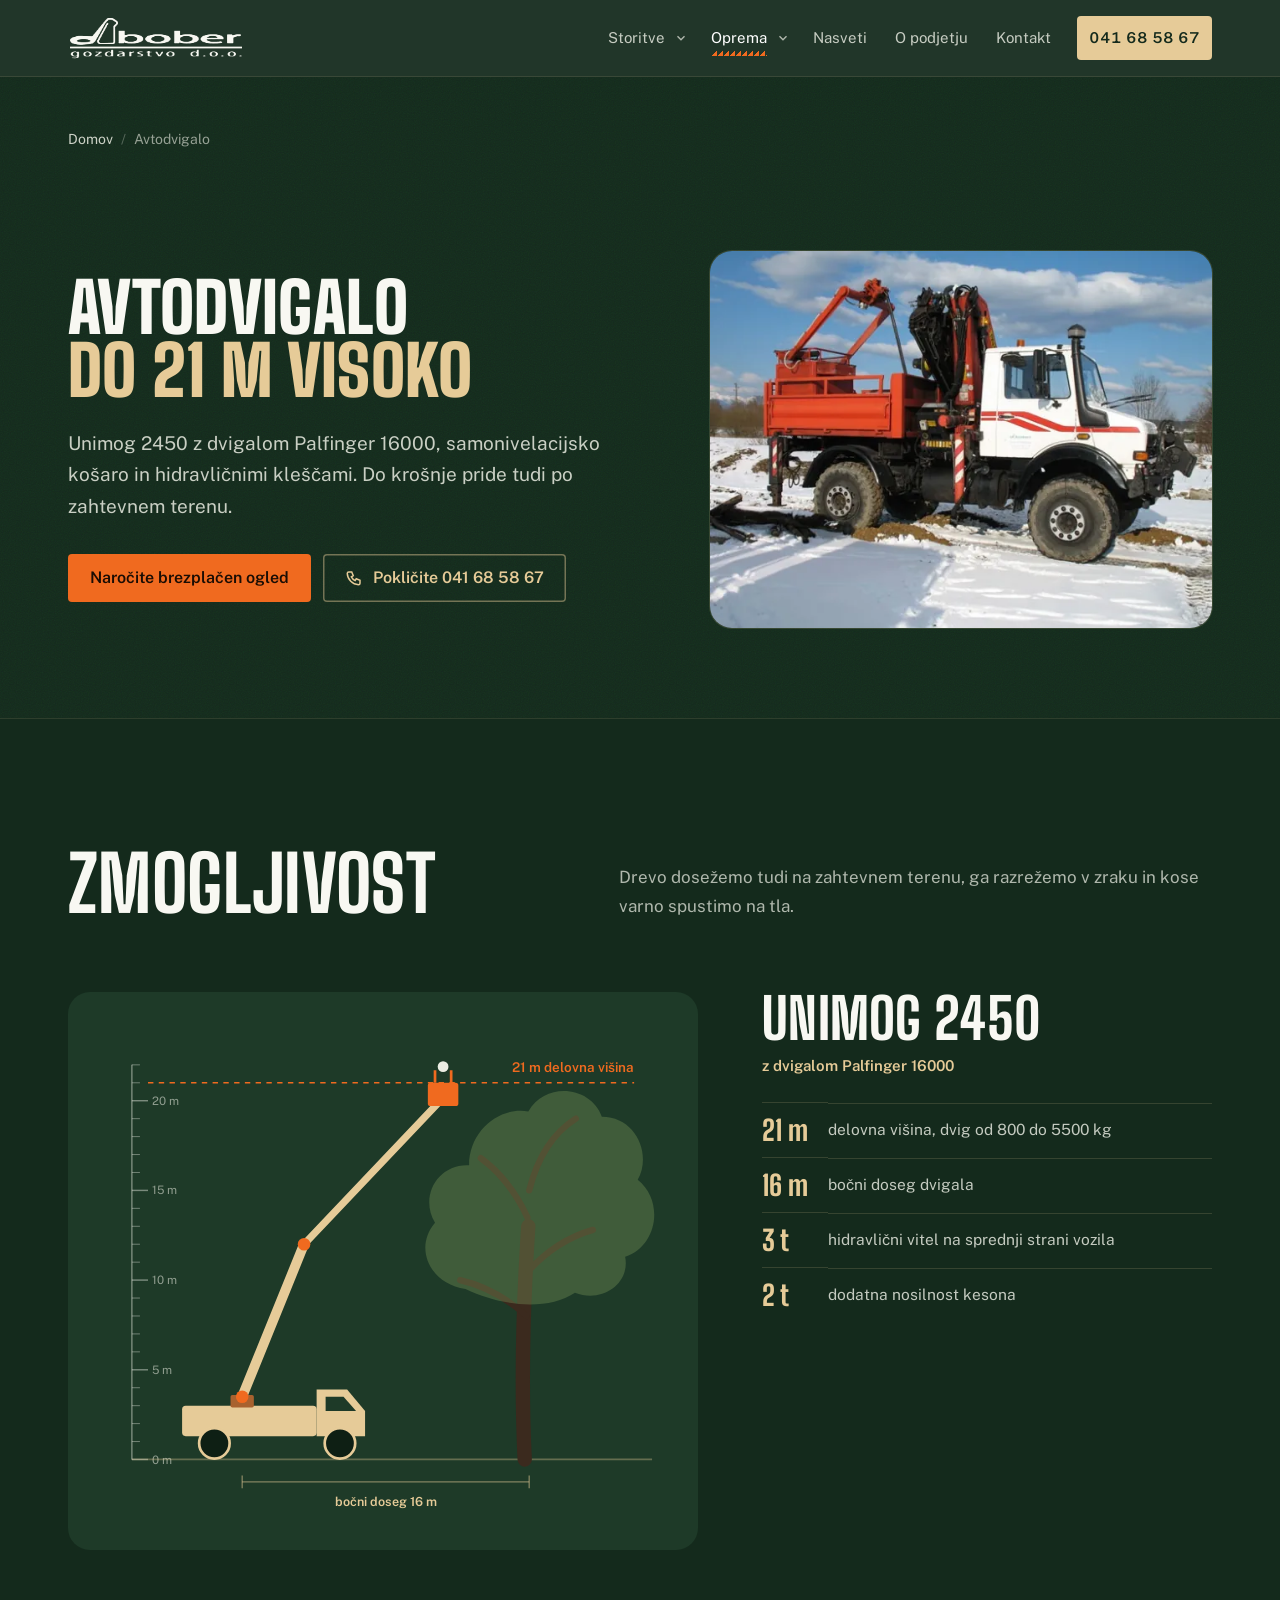
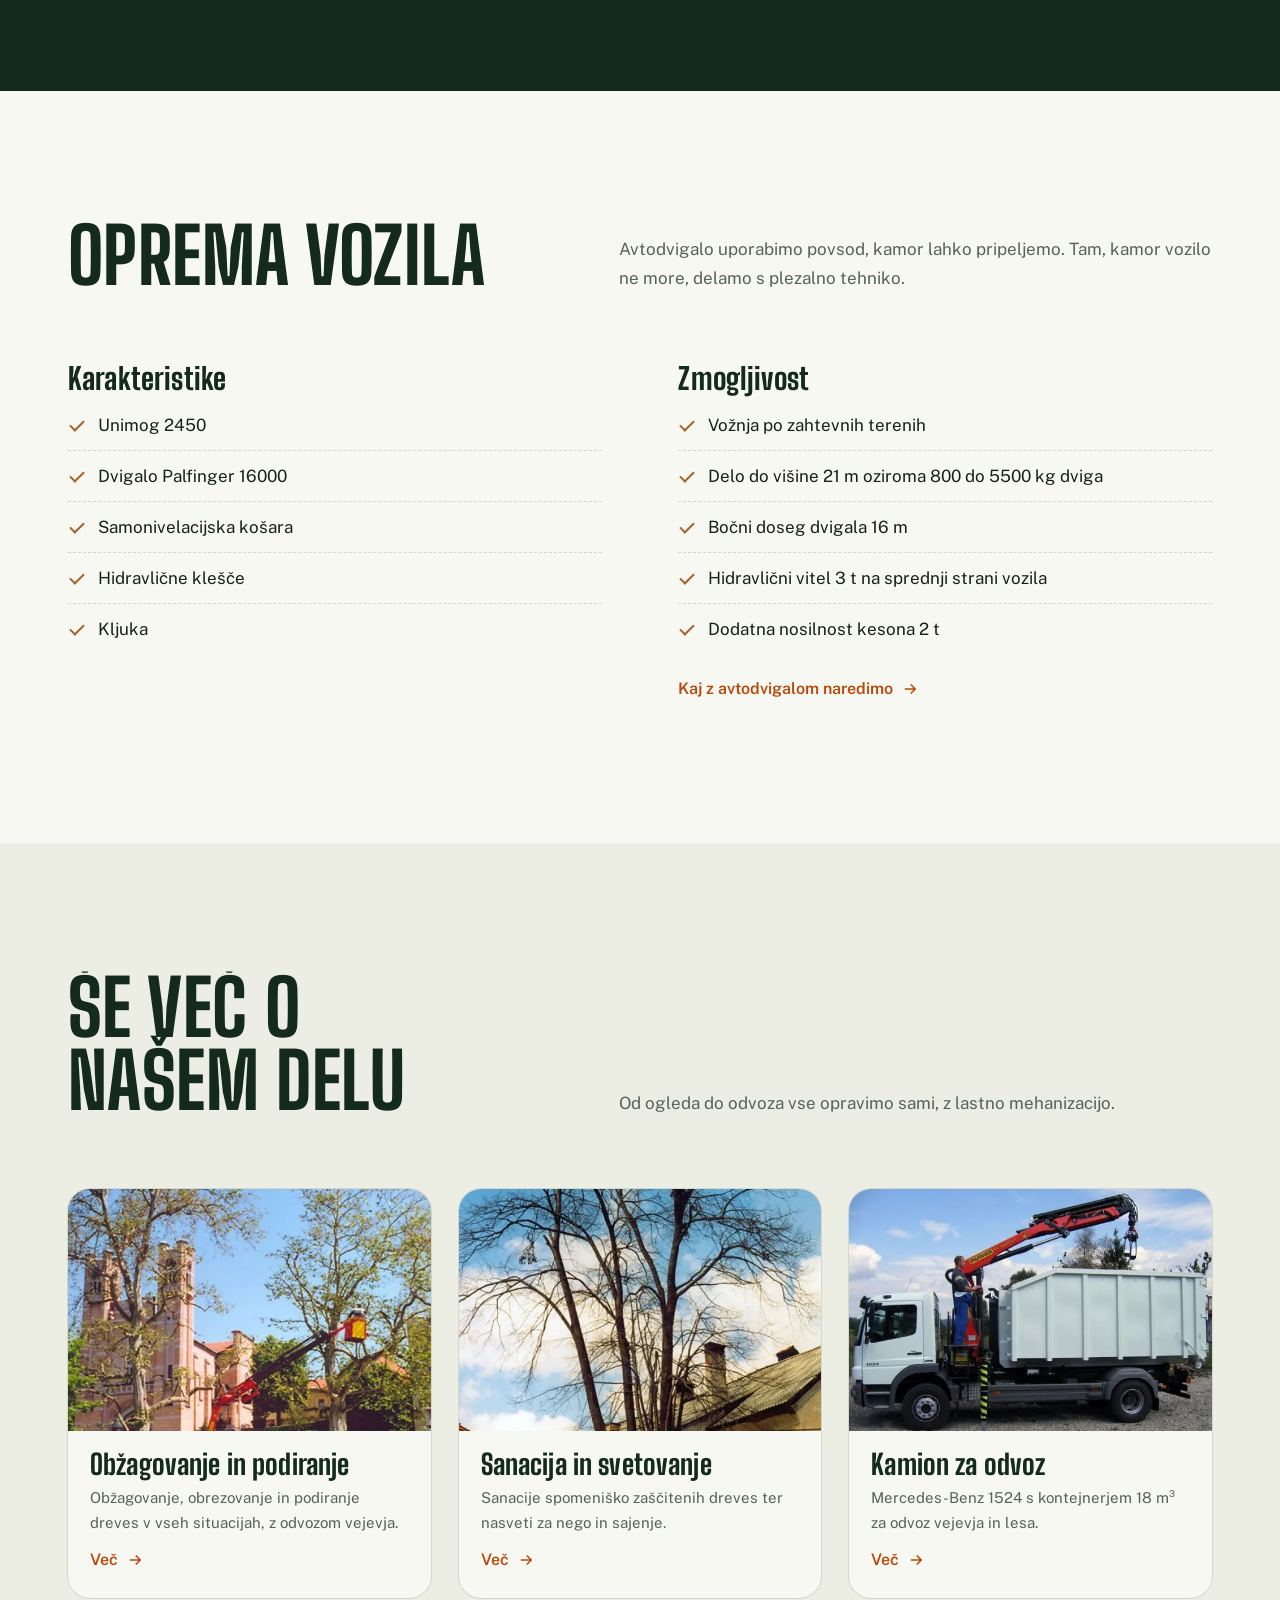
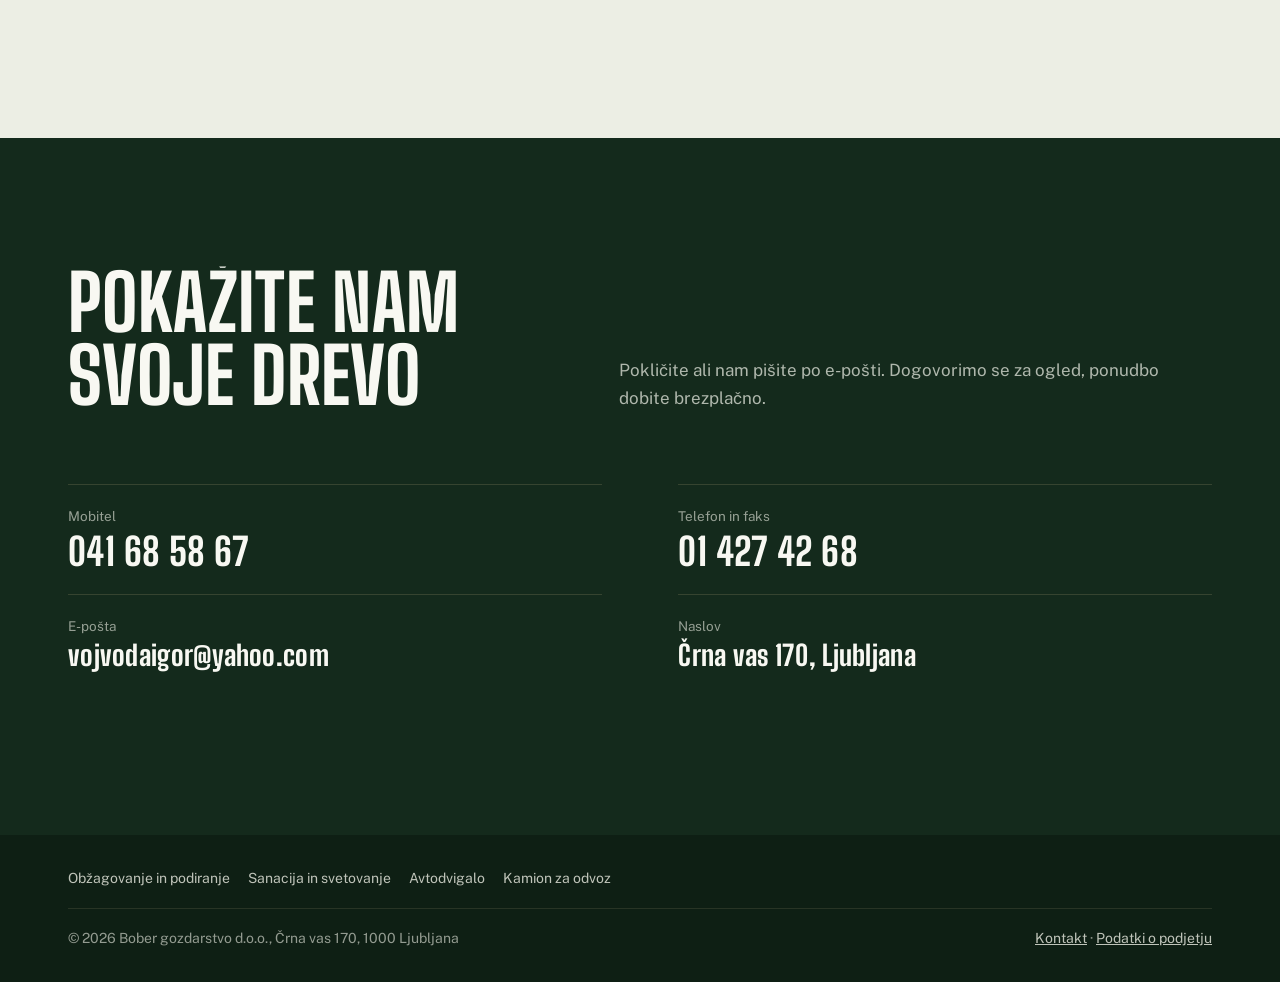
<file: avtodvigalo/index.html>
<!doctype html>
<html lang="sl" class="no-js">
<head>
<script>document.documentElement.classList.replace("no-js","js")</script>
<meta charset="utf-8">
<meta name="viewport" content="width=device-width, initial-scale=1">
<title>Avtodvigalo s košaro do 21 m | Bober gozdarstvo</title>
<meta name="description" content="Avtodvigalo Unimog 2450 z dvigalom Palfinger 16000: delovna višina 21 m, bočni doseg 16 m, samonivelacijska košara in vožnja po zahtevnih terenih.">
<link rel="canonical" href="https://www.gozdarstvo-bober.si/avtodvigalo">
<meta property="og:type" content="website">
<meta property="og:locale" content="sl_SI">
<meta property="og:title" content="Avtodvigalo s košaro do 21 m | Bober gozdarstvo">
<meta property="og:description" content="Avtodvigalo Unimog 2450 z dvigalom Palfinger 16000: delovna višina 21 m, bočni doseg 16 m, samonivelacijska košara in vožnja po zahtevnih terenih.">
<meta property="og:url" content="https://www.gozdarstvo-bober.si/avtodvigalo">
<meta property="og:image" content="https://www.gozdarstvo-bober.si/img/avtodvigalo.jpg">
<meta property="og:image:alt" content="Avtodvigalo Unimog 2450 z dvigalom Palfinger in košaro">
<meta name="twitter:card" content="summary_large_image">
<meta name="theme-color" content="#142A1C">
<link rel="icon" href="data:image/svg+xml,%3Csvg xmlns='http://www.w3.org/2000/svg' viewBox='0 0 64 64'%3E%3Ccircle cx='32' cy='32' r='30' fill='%233B2A1E'/%3E%3Ccircle cx='32' cy='32' r='25' fill='%23E6CB98'/%3E%3Cg fill='none' stroke='%23A8622F' stroke-width='2'%3E%3Ccircle cx='32' cy='32' r='19'/%3E%3Ccircle cx='31' cy='33' r='13'/%3E%3Ccircle cx='31' cy='33' r='7'/%3E%3C/g%3E%3Cpath d='M32 32 L58 20' stroke='%233B2A1E' stroke-width='3'/%3E%3C/svg%3E">
<link rel="preconnect" href="https://fonts.googleapis.com">
<link rel="preconnect" href="https://fonts.gstatic.com" crossorigin>
<link href="https://fonts.googleapis.com/css2?family=Big+Shoulders+Display:wght@600;800;900&family=Public+Sans:ital,wght@0,400;0,500;0,600;1,400&display=swap" rel="stylesheet">
<script type="application/ld+json">
{"@context": "https://schema.org", "@type": "BreadcrumbList", "itemListElement": [{"@type": "ListItem", "position": 1, "name": "Domov", "item": "https://www.gozdarstvo-bober.si/"}, {"@type": "ListItem", "position": 2, "name": "Avtodvigalo", "item": "https://www.gozdarstvo-bober.si/avtodvigalo"}]}
</script>
<link rel="stylesheet" href="../css/style.css">
</head>
<body>
<a class="skip" href="#vsebina">Preskoči na vsebino</a>

<header class="top">
  <span class="progress" aria-hidden="true"></span>
  <div class="wrap">
    <a class="brand" href="../" aria-label="Bober gozdarstvo, domača stran">
      <img class="logo" src="../img/bober-logo-light.png" alt="" width="1132" height="288" decoding="async" fetchpriority="high">
    </a>
    <button class="menu-btn" aria-expanded="false" aria-controls="nav" aria-label="Odpri meni">
      <svg width="24" height="24" viewBox="0 0 24 24" fill="none" stroke="currentColor" stroke-width="2"><path d="M3 7h18M3 12h18M3 17h18"/></svg>
    </button>
    <nav class="nav" id="nav" aria-label="Glavni meni">
      <div class="has-sub">
        <a href="../#storitve">Storitve</a>
        <button class="sub-btn" type="button" aria-expanded="false" aria-label="Odpri podstrani storitev"><svg viewBox="0 0 24 24" fill="none" stroke="currentColor" stroke-width="2.4" aria-hidden="true"><path d="M6 9l6 6 6-6"/></svg></button>
        <ul class="sub"><li><a href="../strokovno-obzagovanje-obrezovanje-in-podiranje-drevja/">Obžagovanje in podiranje</a></li><li><a href="../sanacija-in-strokovno-svetovanje/">Sanacija in svetovanje</a></li></ul>
      </div>
      <div class="has-sub">
        <a href="../#oprema" class="on">Oprema</a>
        <button class="sub-btn" type="button" aria-expanded="false" aria-label="Odpri podstrani opreme"><svg viewBox="0 0 24 24" fill="none" stroke="currentColor" stroke-width="2.4" aria-hidden="true"><path d="M6 9l6 6 6-6"/></svg></button>
        <ul class="sub"><li><a href="../avtodvigalo/" aria-current="page">Avtodvigalo</a></li><li><a href="../kamion-za-odvoz-vejevja-in-lesa/">Kamion za odvoz</a></li></ul>
      </div>
      <a href="../#nasveti">Nasveti</a>
      <a href="../#podjetje">O podjetju</a>
      <a href="#kontakt">Kontakt</a>
      <a class="call" href="tel:+38641685867">041 68 58 67</a>
    </nav>
  </div>
</header>

<main id="vsebina">

<section class="page-hero" aria-labelledby="h1">
  <div class="wrap">
    <ol class="crumbs" aria-label="Drobtinice">
      <li><a href="../">Domov</a></li>
      <li aria-current="page">Avtodvigalo</li>
    </ol>
    <div>
      <h1 id="h1">Avtodvigalo <span>do 21 m visoko</span></h1>
      <p class="lede">Unimog 2450 z dvigalom Palfinger 16000, samonivelacijsko košaro in hidravličnimi kleščami. Do krošnje pride tudi po zahtevnem terenu.</p>
      <div class="actions">
        <a class="btn btn-saw" href="#kontakt">Naročite brezplačen ogled</a>
        <a class="btn btn-line" href="tel:+38641685867">
          <svg viewBox="0 0 24 24" fill="none" stroke="currentColor" stroke-width="2" aria-hidden="true"><path d="M5 4h4l2 5-2.5 1.5a11 11 0 0 0 5 5L15 13l5 2v4a2 2 0 0 1-2 2A16 16 0 0 1 3 6a2 2 0 0 1 2-2"/></svg>
          Pokličite 041 68 58 67
        </a>
      </div>
    </div>
    <figure class="shot"><img class="ph" src="../img/avtodvigalo.webp" alt="Avtodvigalo Unimog 2450 z dvigalom Palfinger in košaro" width="600" height="450" decoding="async" fetchpriority="high"></figure>
  </div>
</section>

<section class="sec gear" aria-labelledby="h-zmog">
  <div class="wrap">
    <div class="sec-head">
      <h2 id="h-zmog">Zmogljivost</h2>
      <p>Drevo dosežemo tudi na zahtevnem terenu, ga razrežemo v zraku in kose varno spustimo na tla.</p>
    </div>
    <div class="gear-main">
      <div class="gauge" data-rv>
        <svg viewBox="0 0 640 560" role="img" aria-labelledby="gaugeT">
          <title id="gaugeT">Avtodvigalo z delovno višino 21 metrov in bočnim dosegom 16 metrov ob drevesu</title>
          <g fill="rgba(236,238,228,.55)" font-size="13"><path d="M40 490h18" stroke="rgba(236,238,228,.45)" stroke-width="1.6"/><text x="62" y="494.5">0 m</text><path d="M40 470h9" stroke="rgba(236,238,228,.45)" stroke-width="1"/><path d="M40 450h9" stroke="rgba(236,238,228,.45)" stroke-width="1"/><path d="M40 430h9" stroke="rgba(236,238,228,.45)" stroke-width="1"/><path d="M40 410h9" stroke="rgba(236,238,228,.45)" stroke-width="1"/><path d="M40 390h18" stroke="rgba(236,238,228,.45)" stroke-width="1.6"/><text x="62" y="394.5">5 m</text><path d="M40 370h9" stroke="rgba(236,238,228,.45)" stroke-width="1"/><path d="M40 350h9" stroke="rgba(236,238,228,.45)" stroke-width="1"/><path d="M40 330h9" stroke="rgba(236,238,228,.45)" stroke-width="1"/><path d="M40 310h9" stroke="rgba(236,238,228,.45)" stroke-width="1"/><path d="M40 290h18" stroke="rgba(236,238,228,.45)" stroke-width="1.6"/><text x="62" y="294.5">10 m</text><path d="M40 270h9" stroke="rgba(236,238,228,.45)" stroke-width="1"/><path d="M40 250h9" stroke="rgba(236,238,228,.45)" stroke-width="1"/><path d="M40 230h9" stroke="rgba(236,238,228,.45)" stroke-width="1"/><path d="M40 210h9" stroke="rgba(236,238,228,.45)" stroke-width="1"/><path d="M40 190h18" stroke="rgba(236,238,228,.45)" stroke-width="1.6"/><text x="62" y="194.5">15 m</text><path d="M40 170h9" stroke="rgba(236,238,228,.45)" stroke-width="1"/><path d="M40 150h9" stroke="rgba(236,238,228,.45)" stroke-width="1"/><path d="M40 130h9" stroke="rgba(236,238,228,.45)" stroke-width="1"/><path d="M40 110h9" stroke="rgba(236,238,228,.45)" stroke-width="1"/><path d="M40 90h18" stroke="rgba(236,238,228,.45)" stroke-width="1.6"/><text x="62" y="94.5">20 m</text><path d="M40 70h9" stroke="rgba(236,238,228,.45)" stroke-width="1"/><path d="M40 50h9" stroke="rgba(236,238,228,.45)" stroke-width="1"/><path d="M40 490V50" stroke="rgba(236,238,228,.45)" stroke-width="1.6"/></g>
          <path d="M58 70H600" stroke="#F06A1F" stroke-width="1.5" stroke-dasharray="6 6"/>
          <text x="600" y="58" text-anchor="end" fill="#F06A1F" font-size="15" font-weight="600">21 m delovna višina</text>
          <path d="M40 490H620" stroke="rgba(230,203,152,.35)" stroke-width="2"/>
          <path d="M478 490c-4-80-2-170 4-260" stroke="#3B2A1E" stroke-width="16" stroke-linecap="round" fill="none"/>
          <path d="M480 330c-22-20-48-34-74-40M482 280c20-22 44-38 72-46M481 220c-14-30-30-50-52-66M483 190c10-40 30-66 52-80" stroke="#3B2A1E" stroke-width="7" stroke-linecap="round" fill="none"/>
          <path d="M412 300c-40-6-58-46-34-74-18-30 4-66 38-64 0-40 36-66 66-60 20-34 70-28 82 6 38 0 56 42 40 70 30 24 22 74-14 86 6 30-26 52-56 40-30 20-80 16-122-4z" fill="#7F9A5C" opacity=".35"/>
          <g>
            <rect x="96" y="430" width="150" height="34" rx="4" fill="#E6CB98"/>
            <path d="M246 464V412h34l20 24v28z" fill="#E6CB98"/>
            <path d="M256 420h20l14 16h-34z" fill="#1E3A28"/>
            <circle cx="132" cy="472" r="17" fill="#0E1F14" stroke="#E6CB98" stroke-width="3"/>
            <circle cx="272" cy="472" r="17" fill="#0E1F14" stroke="#E6CB98" stroke-width="3"/>
            <rect x="150" y="418" width="26" height="14" rx="2" fill="#A8622F"/>
          </g>
          <g stroke="#E6CB98" stroke-linecap="round" fill="none">
            <path d="M163 420L232 250" stroke-width="11"/>
            <path d="M232 250L382 92" stroke-width="8"/>
          </g>
          <circle cx="232" cy="250" r="7" fill="#F06A1F"/>
          <circle cx="163" cy="420" r="7" fill="#F06A1F"/>
          <g>
            <rect x="370" y="70" width="34" height="26" rx="3" fill="#F06A1F"/>
            <path d="M378 70v-14M396 70v-14" stroke="#F06A1F" stroke-width="3"/>
            <circle cx="387" cy="52" r="6" fill="#ECEEE4"/>
          </g>
          <path d="M163 515H483" stroke="rgba(230,203,152,.5)" stroke-width="1.5"/>
          <path d="M163 508v14M483 508v14" stroke="rgba(230,203,152,.5)" stroke-width="1.5"/>
          <text x="323" y="542" text-anchor="middle" fill="#E6CB98" font-size="14" font-weight="600">bočni doseg 16 m</text>
        </svg>
      </div>
      <div class="spec" data-rv>
        <h3>Unimog 2450</h3>
        <p class="model">z dvigalom Palfinger 16000</p>
        <dl>
          <dt><span class="cnt" data-to="21">21</span> m</dt><dd>delovna višina, dvig od 800 do 5500 kg</dd>
          <dt><span class="cnt" data-to="16">16</span> m</dt><dd>bočni doseg dvigala</dd>
          <dt><span class="cnt" data-to="3">3</span> t</dt><dd>hidravlični vitel na sprednji strani vozila</dd>
          <dt><span class="cnt" data-to="2">2</span> t</dt><dd>dodatna nosilnost kesona</dd>
        </dl>
      </div>
    </div>
  </div>
</section>

<section class="sec" aria-labelledby="h-oprema">
  <div class="wrap">
    <div class="sec-head">
      <h2 id="h-oprema">Oprema vozila</h2>
      <p>Avtodvigalo uporabimo povsod, kamor lahko pripeljemo. Tam, kamor vozilo ne more, delamo s plezalno tehniko.</p>
    </div>
    <div class="detail even">
      <div data-rv>
        <h3 class="ticks-h">Karakteristike</h3>
        <ul class="ticks">
          <li>Unimog 2450</li>
          <li>Dvigalo Palfinger 16000</li>
          <li>Samonivelacijska košara</li>
          <li>Hidravlične klešče</li>
          <li>Kljuka</li>
        </ul>
      </div>
      <div data-rv>
        <h3 class="ticks-h">Zmogljivost</h3>
        <ul class="ticks">
          <li>Vožnja po zahtevnih terenih</li>
          <li>Delo do višine 21 m oziroma 800 do 5500 kg dviga</li>
          <li>Bočni doseg dvigala 16 m</li>
          <li>Hidravlični vitel 3 t na sprednji strani vozila</li>
          <li>Dodatna nosilnost kesona 2 t</li>
        </ul>
        <a class="more" href="../strokovno-obzagovanje-obrezovanje-in-podiranje-drevja/">Kaj z avtodvigalom naredimo <svg viewBox="0 0 24 24" fill="none" stroke="currentColor" stroke-width="2" aria-hidden="true"><path d="M5 12h14M13 6l6 6-6 6"/></svg></a>
      </div>
    </div>
  </div>
</section>

<section class="sec related" aria-labelledby="h-vec">
  <div class="wrap">
    <div class="sec-head">
      <h2 id="h-vec">Še več o našem delu</h2>
      <p>Od ogleda do odvoza vse opravimo sami, z lastno mehanizacijo.</p>
    </div>
    <div class="cards">
      <a class="card" href="../strokovno-obzagovanje-obrezovanje-in-podiranje-drevja/" data-rv>
        <figure><img class="ph" src="../img/obzagovanje.webp" alt="" width="600" height="450" loading="lazy" decoding="async"></figure>
        <div><h3>Obžagovanje in podiranje</h3><p>Obžagovanje, obrezovanje in podiranje dreves v vseh situacijah, z odvozom vejevja.</p><span class="more" style="margin-top:4px">Več <svg viewBox="0 0 24 24" fill="none" stroke="currentColor" stroke-width="2" aria-hidden="true"><path d="M5 12h14M13 6l6 6-6 6"/></svg></span></div>
      </a>
      <a class="card" href="../sanacija-in-strokovno-svetovanje/" data-rv>
        <figure><img class="ph" src="../img/sanacija.webp" alt="" width="600" height="450" loading="lazy" decoding="async"></figure>
        <div><h3>Sanacija in svetovanje</h3><p>Sanacije spomeniško zaščitenih dreves ter nasveti za nego in sajenje.</p><span class="more" style="margin-top:4px">Več <svg viewBox="0 0 24 24" fill="none" stroke="currentColor" stroke-width="2" aria-hidden="true"><path d="M5 12h14M13 6l6 6-6 6"/></svg></span></div>
      </a>
      <a class="card" href="../kamion-za-odvoz-vejevja-in-lesa/" data-rv>
        <figure><img class="ph" src="../img/kamion.webp" alt="" width="600" height="450" loading="lazy" decoding="async"></figure>
        <div><h3>Kamion za odvoz</h3><p>Mercedes-Benz 1524 s kontejnerjem 18 m³ za odvoz vejevja in lesa.</p><span class="more" style="margin-top:4px">Več <svg viewBox="0 0 24 24" fill="none" stroke="currentColor" stroke-width="2" aria-hidden="true"><path d="M5 12h14M13 6l6 6-6 6"/></svg></span></div>
      </a>
    </div>
  </div>
</section>

<section class="sec contact" id="kontakt" aria-labelledby="h-kontakt">
  <div class="wrap">
    <div class="sec-head">
      <h2 id="h-kontakt">Pokažite nam svoje drevo</h2>
      <p>Pokličite ali nam pišite po e-pošti. Dogovorimo se za ogled, ponudbo dobite brezplačno.</p>
    </div>
    <ul class="lines" data-rv>
      <li><small>Mobitel</small><a href="tel:+38641685867">041 68 58 67</a></li>
      <li><small>Telefon in faks</small><a href="tel:+38614274268">01 427 42 68</a></li>
      <li><small>E-pošta</small><a class="sm" id="mail" href="#kontakt">vojvodaigor@yahoo.com</a></li>
      <li><small>Naslov</small><a class="sm" href="https://www.google.com/maps/search/?api=1&query=%C4%8Crna+vas+170%2C+1000+Ljubljana" target="_blank" rel="noopener">Črna vas 170, Ljubljana</a></li>
    </ul>
  </div>
</section>
</main>

<footer>
  <div class="wrap">
    <ul class="foot-links"><li><a href="../strokovno-obzagovanje-obrezovanje-in-podiranje-drevja/">Obžagovanje in podiranje</a></li><li><a href="../sanacija-in-strokovno-svetovanje/">Sanacija in svetovanje</a></li><li><a href="../avtodvigalo/">Avtodvigalo</a></li><li><a href="../kamion-za-odvoz-vejevja-in-lesa/">Kamion za odvoz</a></li></ul>
    <span>© <span id="yr">2026</span> Bober gozdarstvo d.o.o., Črna vas 170, 1000 Ljubljana</span>
    <span><a href="#kontakt">Kontakt</a> · <a href="../#podjetje">Podatki o podjetju</a></span>
  </div>
</footer>

<script src="../js/site.js" defer></script>
</body>
</html>
</file>
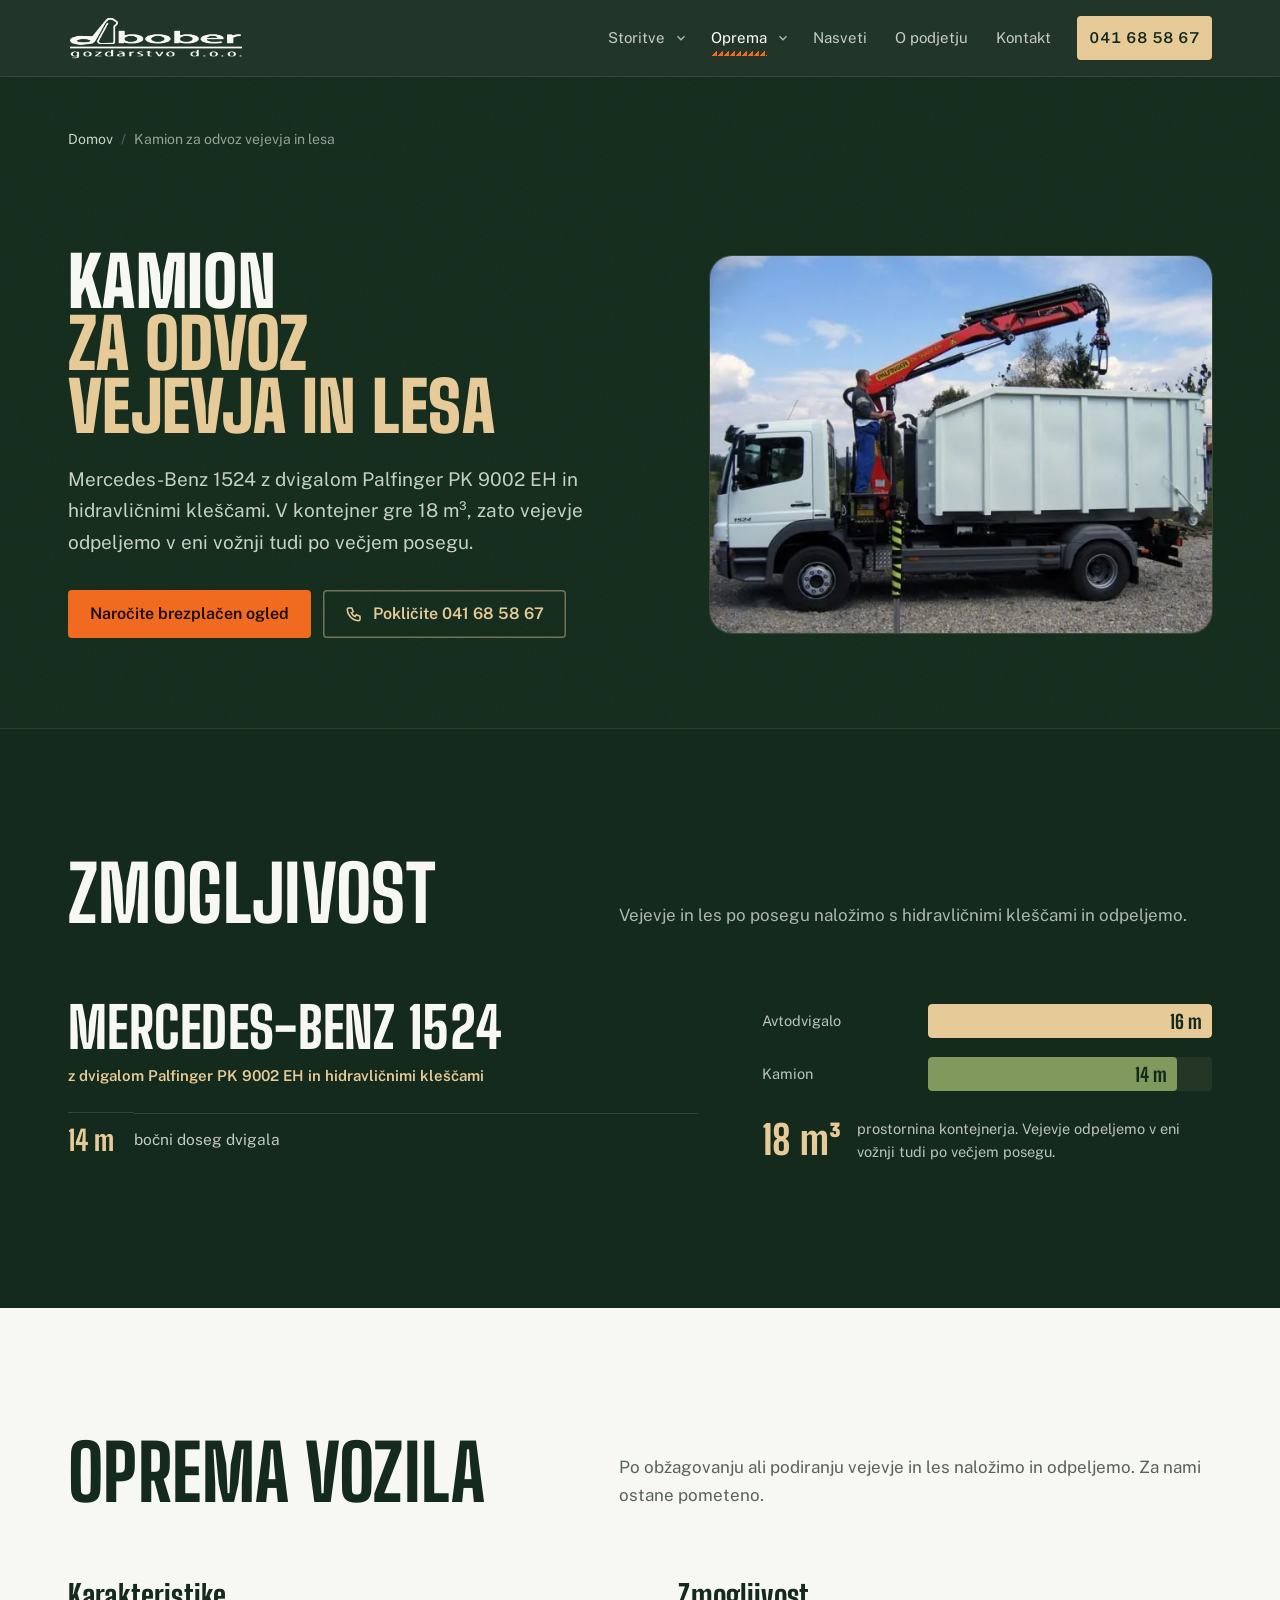
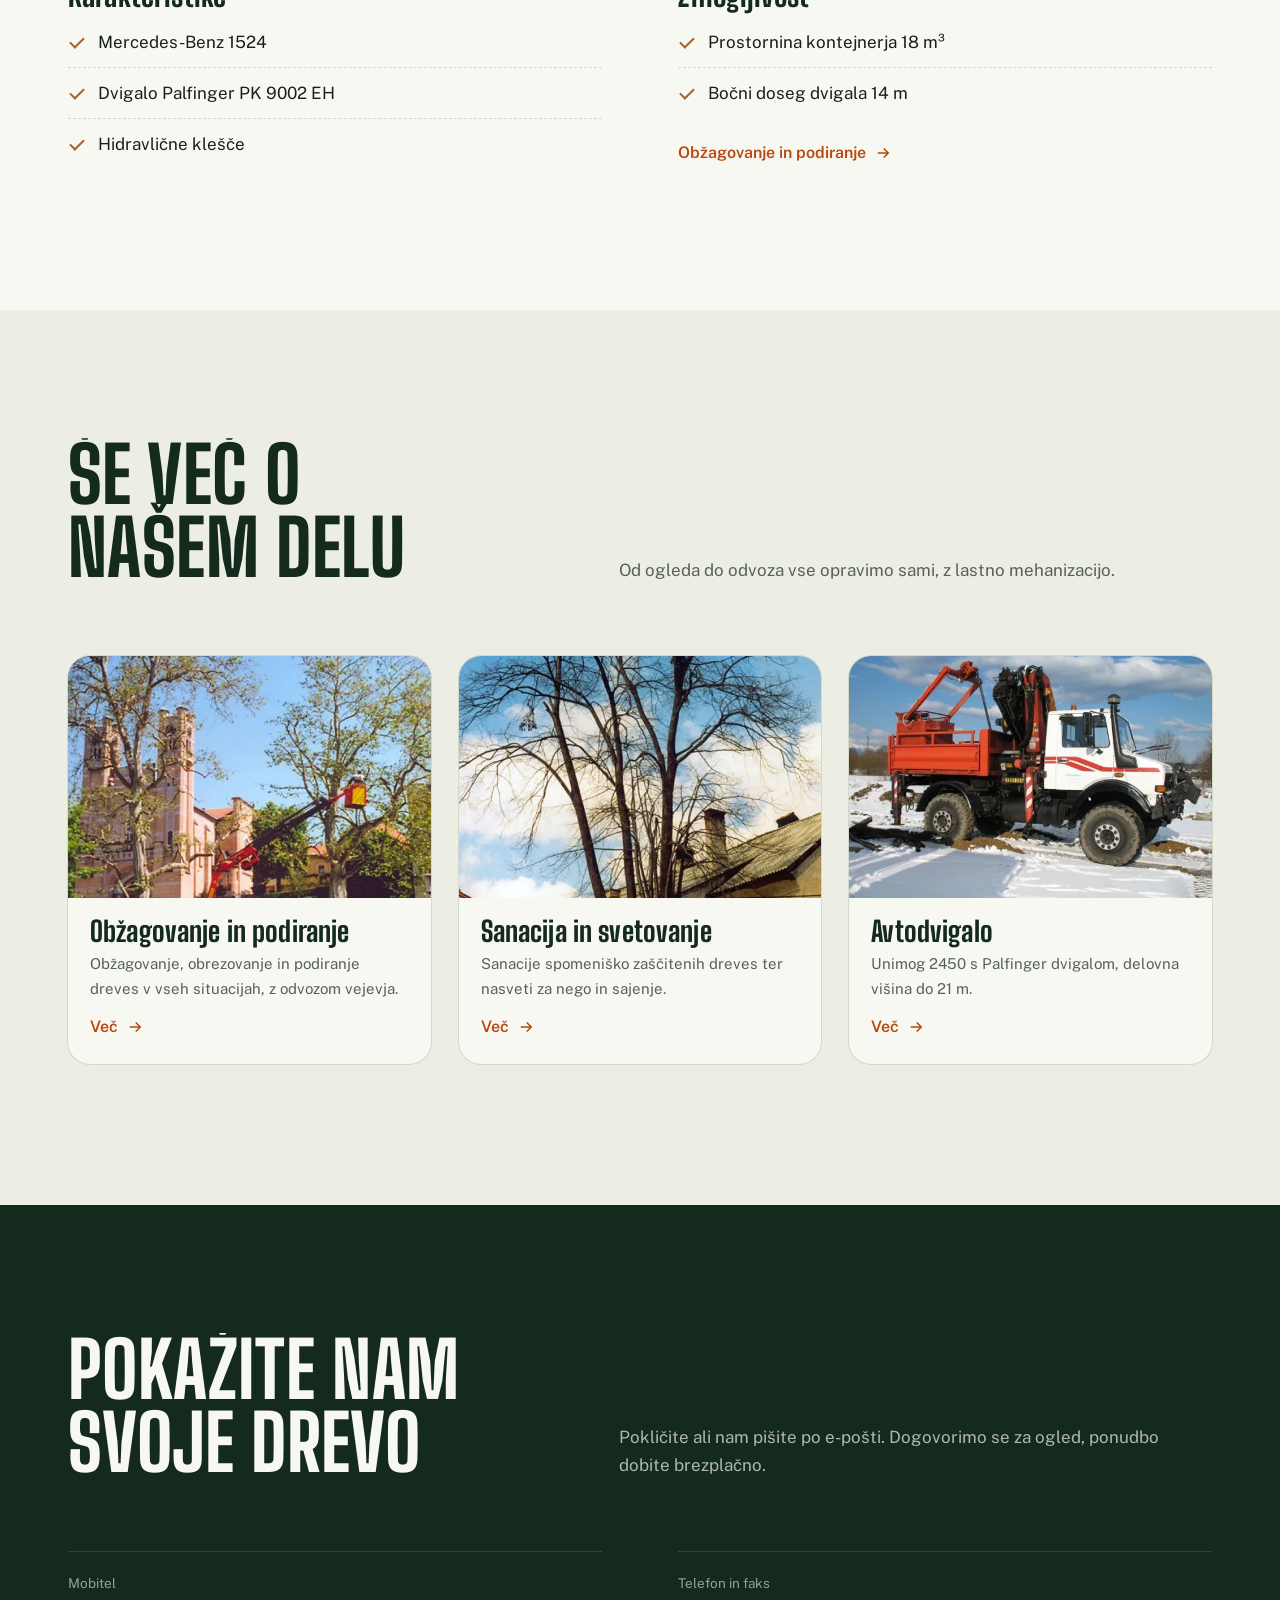
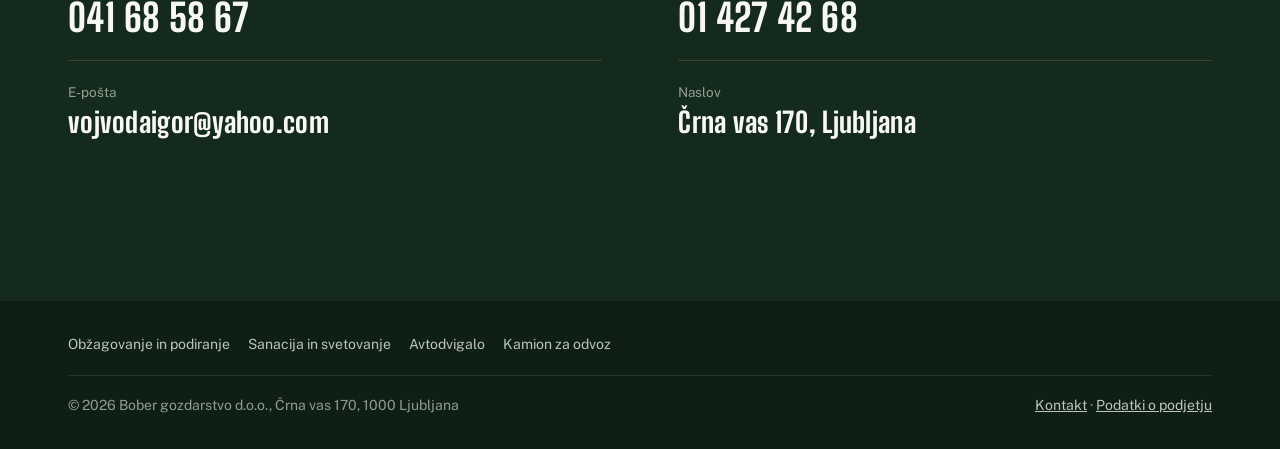
<file: kamion-za-odvoz-vejevja-in-lesa/index.html>
<!doctype html>
<html lang="sl" class="no-js">
<head>
<script>document.documentElement.classList.replace("no-js","js")</script>
<meta charset="utf-8">
<meta name="viewport" content="width=device-width, initial-scale=1">
<title>Kamion za odvoz vejevja in lesa | Bober gozdarstvo</title>
<meta name="description" content="Kamion Mercedes-Benz 1524 z dvigalom Palfinger PK 9002 EH, hidravličnimi kleščami in kontejnerjem 18 m³ za odvoz vejevja in lesa po obžagovanju.">
<link rel="canonical" href="https://www.gozdarstvo-bober.si/kamion-za-odvoz-vejevja-in-lesa">
<meta property="og:type" content="website">
<meta property="og:locale" content="sl_SI">
<meta property="og:title" content="Kamion za odvoz vejevja in lesa | Bober gozdarstvo">
<meta property="og:description" content="Kamion Mercedes-Benz 1524 z dvigalom Palfinger PK 9002 EH, hidravličnimi kleščami in kontejnerjem 18 m³ za odvoz vejevja in lesa po obžagovanju.">
<meta property="og:url" content="https://www.gozdarstvo-bober.si/kamion-za-odvoz-vejevja-in-lesa">
<meta property="og:image" content="https://www.gozdarstvo-bober.si/img/kamion.jpg">
<meta property="og:image:alt" content="Kamion Mercedes-Benz 1524 s kontejnerjem za odvoz vejevja in lesa">
<meta name="twitter:card" content="summary_large_image">
<meta name="theme-color" content="#142A1C">
<link rel="icon" href="data:image/svg+xml,%3Csvg xmlns='http://www.w3.org/2000/svg' viewBox='0 0 64 64'%3E%3Ccircle cx='32' cy='32' r='30' fill='%233B2A1E'/%3E%3Ccircle cx='32' cy='32' r='25' fill='%23E6CB98'/%3E%3Cg fill='none' stroke='%23A8622F' stroke-width='2'%3E%3Ccircle cx='32' cy='32' r='19'/%3E%3Ccircle cx='31' cy='33' r='13'/%3E%3Ccircle cx='31' cy='33' r='7'/%3E%3C/g%3E%3Cpath d='M32 32 L58 20' stroke='%233B2A1E' stroke-width='3'/%3E%3C/svg%3E">
<link rel="preconnect" href="https://fonts.googleapis.com">
<link rel="preconnect" href="https://fonts.gstatic.com" crossorigin>
<link href="https://fonts.googleapis.com/css2?family=Big+Shoulders+Display:wght@600;800;900&family=Public+Sans:ital,wght@0,400;0,500;0,600;1,400&display=swap" rel="stylesheet">
<script type="application/ld+json">
[{"@context": "https://schema.org", "@type": "BreadcrumbList", "itemListElement": [{"@type": "ListItem", "position": 1, "name": "Domov", "item": "https://www.gozdarstvo-bober.si/"}, {"@type": "ListItem", "position": 2, "name": "Kamion za odvoz vejevja in lesa", "item": "https://www.gozdarstvo-bober.si/kamion-za-odvoz-vejevja-in-lesa"}]}, {"@context": "https://schema.org", "@type": "Service", "name": "Odvoz vejevja in lesa", "url": "https://www.gozdarstvo-bober.si/kamion-za-odvoz-vejevja-in-lesa", "description": "Kamion Mercedes-Benz 1524 z dvigalom Palfinger PK 9002 EH, hidravličnimi kleščami in kontejnerjem 18 m³ za odvoz vejevja in lesa po obžagovanju.", "serviceType": "Odvoz vejevja in lesa", "provider": {"@id": "https://www.gozdarstvo-bober.si/#business"}, "areaServed": [{"@type": "City", "name": "Ljubljana"}, {"@type": "Country", "name": "Slovenija"}]}]
</script>
<link rel="stylesheet" href="../css/style.css">
</head>
<body>
<a class="skip" href="#vsebina">Preskoči na vsebino</a>

<header class="top">
  <span class="progress" aria-hidden="true"></span>
  <div class="wrap">
    <a class="brand" href="../" aria-label="Bober gozdarstvo, domača stran">
      <img class="logo" src="../img/bober-logo-light.png" alt="" width="1132" height="288" decoding="async" fetchpriority="high">
    </a>
    <button class="menu-btn" aria-expanded="false" aria-controls="nav" aria-label="Odpri meni">
      <svg width="24" height="24" viewBox="0 0 24 24" fill="none" stroke="currentColor" stroke-width="2"><path d="M3 7h18M3 12h18M3 17h18"/></svg>
    </button>
    <nav class="nav" id="nav" aria-label="Glavni meni">
      <div class="has-sub">
        <a href="../#storitve">Storitve</a>
        <button class="sub-btn" type="button" aria-expanded="false" aria-label="Odpri podstrani storitev"><svg viewBox="0 0 24 24" fill="none" stroke="currentColor" stroke-width="2.4" aria-hidden="true"><path d="M6 9l6 6 6-6"/></svg></button>
        <ul class="sub"><li><a href="../strokovno-obzagovanje-obrezovanje-in-podiranje-drevja/">Obžagovanje in podiranje</a></li><li><a href="../sanacija-in-strokovno-svetovanje/">Sanacija in svetovanje</a></li></ul>
      </div>
      <div class="has-sub">
        <a href="../#oprema" class="on">Oprema</a>
        <button class="sub-btn" type="button" aria-expanded="false" aria-label="Odpri podstrani opreme"><svg viewBox="0 0 24 24" fill="none" stroke="currentColor" stroke-width="2.4" aria-hidden="true"><path d="M6 9l6 6 6-6"/></svg></button>
        <ul class="sub"><li><a href="../avtodvigalo/">Avtodvigalo</a></li><li><a href="../kamion-za-odvoz-vejevja-in-lesa/" aria-current="page">Kamion za odvoz</a></li></ul>
      </div>
      <a href="../#nasveti">Nasveti</a>
      <a href="../#podjetje">O podjetju</a>
      <a href="#kontakt">Kontakt</a>
      <a class="call" href="tel:+38641685867">041 68 58 67</a>
    </nav>
  </div>
</header>

<main id="vsebina">

<section class="page-hero" aria-labelledby="h1">
  <div class="wrap">
    <ol class="crumbs" aria-label="Drobtinice">
      <li><a href="../">Domov</a></li>
      <li aria-current="page">Kamion za odvoz vejevja in lesa</li>
    </ol>
    <div>
      <h1 id="h1">Kamion <span>za odvoz vejevja in lesa</span></h1>
      <p class="lede">Mercedes-Benz 1524 z dvigalom Palfinger PK 9002 EH in hidravličnimi kleščami. V kontejner gre 18 m³, zato vejevje odpeljemo v eni vožnji tudi po večjem posegu.</p>
      <div class="actions">
        <a class="btn btn-saw" href="#kontakt">Naročite brezplačen ogled</a>
        <a class="btn btn-line" href="tel:+38641685867">
          <svg viewBox="0 0 24 24" fill="none" stroke="currentColor" stroke-width="2" aria-hidden="true"><path d="M5 4h4l2 5-2.5 1.5a11 11 0 0 0 5 5L15 13l5 2v4a2 2 0 0 1-2 2A16 16 0 0 1 3 6a2 2 0 0 1 2-2"/></svg>
          Pokličite 041 68 58 67
        </a>
      </div>
    </div>
    <figure class="shot"><img class="ph" src="../img/kamion.webp" alt="Kamion Mercedes-Benz 1524 s kontejnerjem za odvoz vejevja in lesa" width="600" height="450" decoding="async" fetchpriority="high"></figure>
  </div>
</section>

<section class="sec gear" aria-labelledby="h-zmog">
  <div class="wrap">
    <div class="sec-head">
      <h2 id="h-zmog">Zmogljivost</h2>
      <p>Vejevje in les po posegu naložimo s hidravličnimi kleščami in odpeljemo.</p>
    </div>
    <div class="gear-main">
      <div class="spec" data-rv>
        <h3>Mercedes-Benz 1524</h3>
        <p class="model">z dvigalom Palfinger PK 9002 EH in hidravličnimi kleščami</p>
        <dl>
          <dt><span class="cnt" data-to="14">14</span> m</dt><dd>bočni doseg dvigala</dd>
        </dl>
      </div>
      <div class="reach" data-rv aria-label="Primerjava dosega dvigal">
        <div class="row"><span>Avtodvigalo</span><div class="bar"><i style="width:100%">16 m</i></div></div>
        <div class="row"><span>Kamion</span><div class="bar b"><i style="width:87.5%">14 m</i></div></div>
        <div class="cube"><b>18 m³</b><span>prostornina kontejnerja. Vejevje odpeljemo v eni vožnji tudi po večjem posegu.</span></div>
      </div>
    </div>
  </div>
</section>

<section class="sec" aria-labelledby="h-oprema">
  <div class="wrap">
    <div class="sec-head">
      <h2 id="h-oprema">Oprema vozila</h2>
      <p>Po obžagovanju ali podiranju vejevje in les naložimo in odpeljemo. Za nami ostane pometeno.</p>
    </div>
    <div class="detail even">
      <div data-rv>
        <h3 class="ticks-h">Karakteristike</h3>
        <ul class="ticks">
          <li>Mercedes-Benz 1524</li>
          <li>Dvigalo Palfinger PK 9002 EH</li>
          <li>Hidravlične klešče</li>
        </ul>
      </div>
      <div data-rv>
        <h3 class="ticks-h">Zmogljivost</h3>
        <ul class="ticks">
          <li>Prostornina kontejnerja 18 m³</li>
          <li>Bočni doseg dvigala 14 m</li>
        </ul>
        <a class="more" href="../strokovno-obzagovanje-obrezovanje-in-podiranje-drevja/">Obžagovanje in podiranje <svg viewBox="0 0 24 24" fill="none" stroke="currentColor" stroke-width="2" aria-hidden="true"><path d="M5 12h14M13 6l6 6-6 6"/></svg></a>
      </div>
    </div>
  </div>
</section>

<section class="sec related" aria-labelledby="h-vec">
  <div class="wrap">
    <div class="sec-head">
      <h2 id="h-vec">Še več o našem delu</h2>
      <p>Od ogleda do odvoza vse opravimo sami, z lastno mehanizacijo.</p>
    </div>
    <div class="cards">
      <a class="card" href="../strokovno-obzagovanje-obrezovanje-in-podiranje-drevja/" data-rv>
        <figure><img class="ph" src="../img/obzagovanje.webp" alt="" width="600" height="450" loading="lazy" decoding="async"></figure>
        <div><h3>Obžagovanje in podiranje</h3><p>Obžagovanje, obrezovanje in podiranje dreves v vseh situacijah, z odvozom vejevja.</p><span class="more" style="margin-top:4px">Več <svg viewBox="0 0 24 24" fill="none" stroke="currentColor" stroke-width="2" aria-hidden="true"><path d="M5 12h14M13 6l6 6-6 6"/></svg></span></div>
      </a>
      <a class="card" href="../sanacija-in-strokovno-svetovanje/" data-rv>
        <figure><img class="ph" src="../img/sanacija.webp" alt="" width="600" height="450" loading="lazy" decoding="async"></figure>
        <div><h3>Sanacija in svetovanje</h3><p>Sanacije spomeniško zaščitenih dreves ter nasveti za nego in sajenje.</p><span class="more" style="margin-top:4px">Več <svg viewBox="0 0 24 24" fill="none" stroke="currentColor" stroke-width="2" aria-hidden="true"><path d="M5 12h14M13 6l6 6-6 6"/></svg></span></div>
      </a>
      <a class="card" href="../avtodvigalo/" data-rv>
        <figure><img class="ph" src="../img/avtodvigalo.webp" alt="" width="600" height="450" loading="lazy" decoding="async"></figure>
        <div><h3>Avtodvigalo</h3><p>Unimog 2450 s Palfinger dvigalom, delovna višina do 21 m.</p><span class="more" style="margin-top:4px">Več <svg viewBox="0 0 24 24" fill="none" stroke="currentColor" stroke-width="2" aria-hidden="true"><path d="M5 12h14M13 6l6 6-6 6"/></svg></span></div>
      </a>
    </div>
  </div>
</section>

<section class="sec contact" id="kontakt" aria-labelledby="h-kontakt">
  <div class="wrap">
    <div class="sec-head">
      <h2 id="h-kontakt">Pokažite nam svoje drevo</h2>
      <p>Pokličite ali nam pišite po e-pošti. Dogovorimo se za ogled, ponudbo dobite brezplačno.</p>
    </div>
    <ul class="lines" data-rv>
      <li><small>Mobitel</small><a href="tel:+38641685867">041 68 58 67</a></li>
      <li><small>Telefon in faks</small><a href="tel:+38614274268">01 427 42 68</a></li>
      <li><small>E-pošta</small><a class="sm" id="mail" href="#kontakt">vojvodaigor@yahoo.com</a></li>
      <li><small>Naslov</small><a class="sm" href="https://www.google.com/maps/search/?api=1&query=%C4%8Crna+vas+170%2C+1000+Ljubljana" target="_blank" rel="noopener">Črna vas 170, Ljubljana</a></li>
    </ul>
  </div>
</section>
</main>

<footer>
  <div class="wrap">
    <ul class="foot-links"><li><a href="../strokovno-obzagovanje-obrezovanje-in-podiranje-drevja/">Obžagovanje in podiranje</a></li><li><a href="../sanacija-in-strokovno-svetovanje/">Sanacija in svetovanje</a></li><li><a href="../avtodvigalo/">Avtodvigalo</a></li><li><a href="../kamion-za-odvoz-vejevja-in-lesa/">Kamion za odvoz</a></li></ul>
    <span>© <span id="yr">2026</span> Bober gozdarstvo d.o.o., Črna vas 170, 1000 Ljubljana</span>
    <span><a href="#kontakt">Kontakt</a> · <a href="../#podjetje">Podatki o podjetju</a></span>
  </div>
</footer>

<script src="../js/site.js" defer></script>
</body>
</html>
</file>
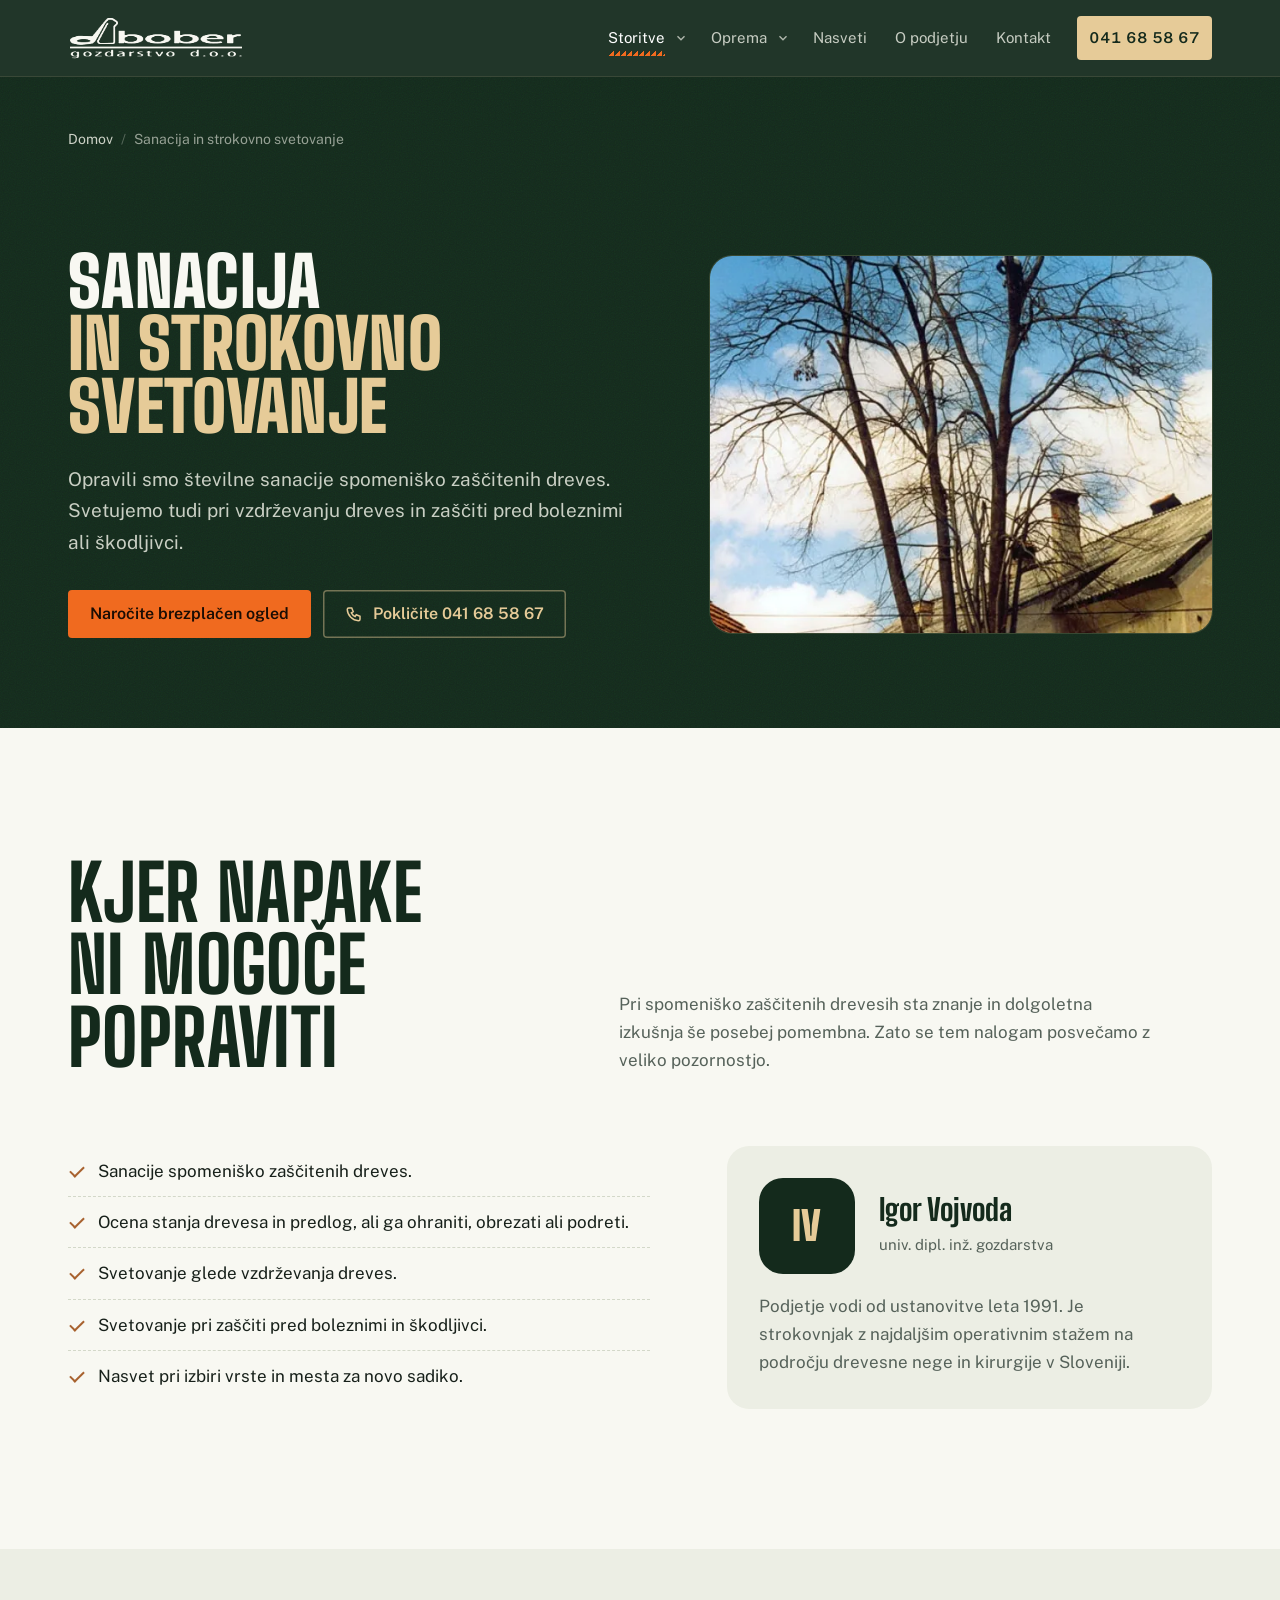
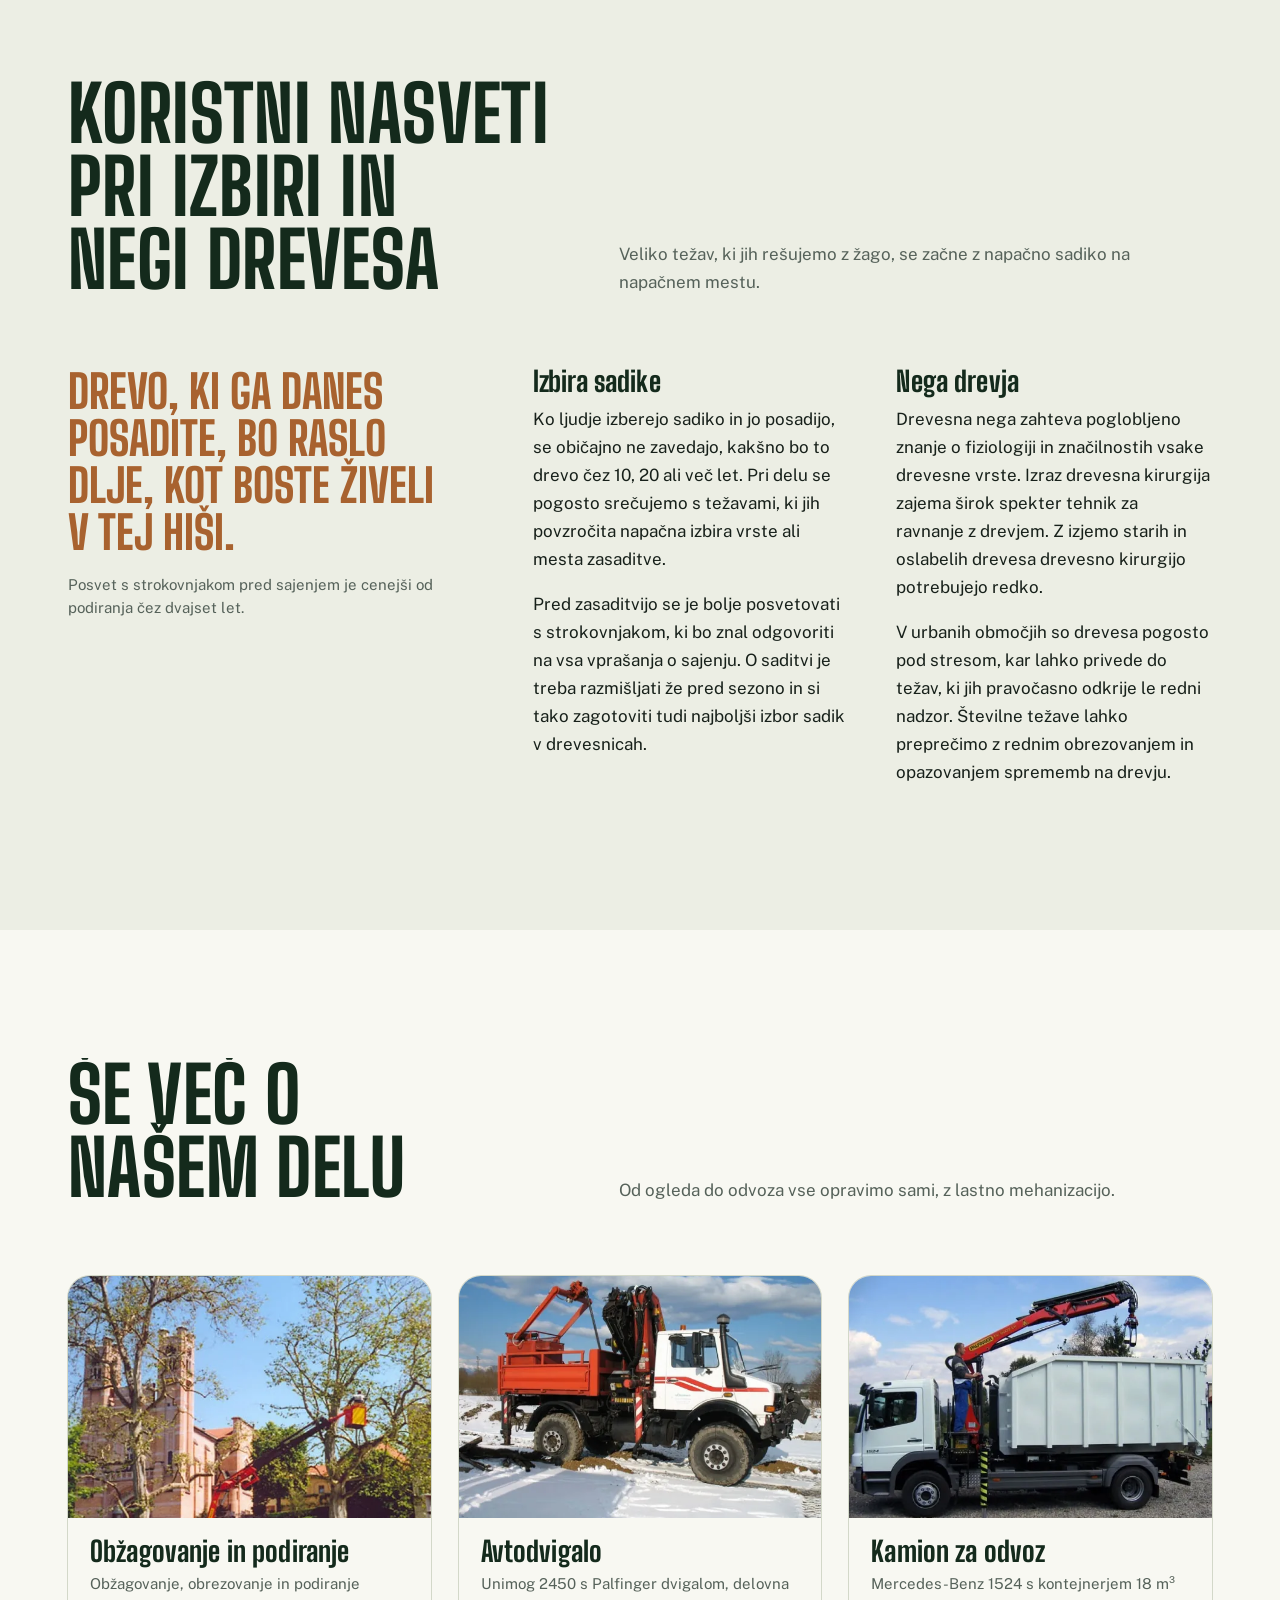
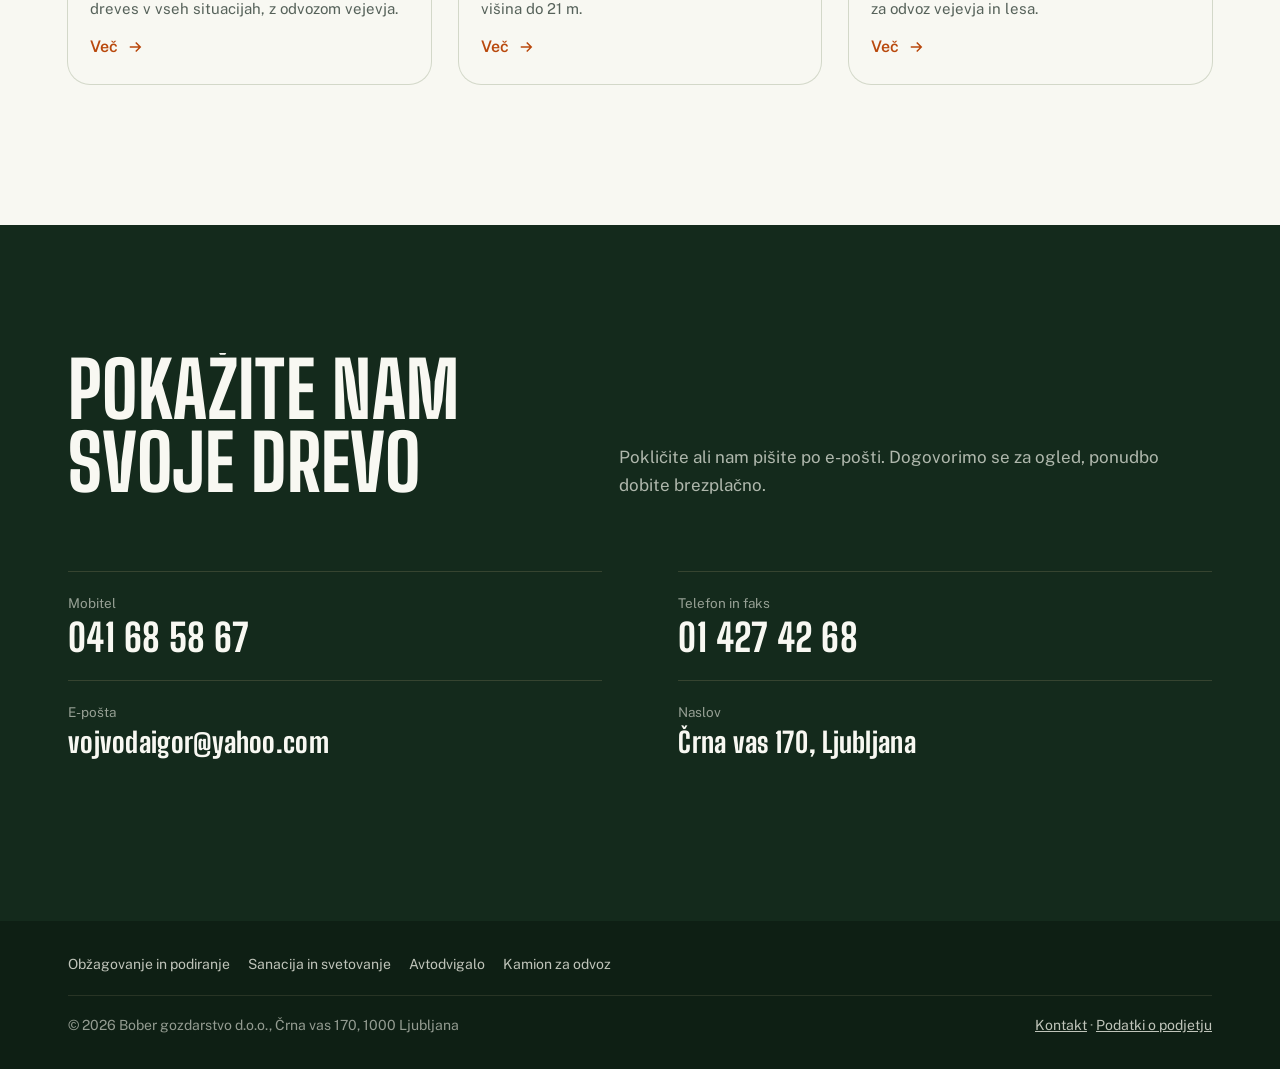
<file: sanacija-in-strokovno-svetovanje/index.html>
<!doctype html>
<html lang="sl" class="no-js">
<head>
<script>document.documentElement.classList.replace("no-js","js")</script>
<meta charset="utf-8">
<meta name="viewport" content="width=device-width, initial-scale=1">
<title>Sanacija dreves in strokovno svetovanje | Bober gozdarstvo</title>
<meta name="description" content="Sanacije spomeniško zaščitenih dreves, ocena stanja drevesa, zaščita pred boleznimi in škodljivci ter nasveti pri sajenju. Od leta 1991.">
<link rel="canonical" href="https://www.gozdarstvo-bober.si/sanacija-in-strokovno-svetovanje">
<meta property="og:type" content="website">
<meta property="og:locale" content="sl_SI">
<meta property="og:title" content="Sanacija dreves in strokovno svetovanje | Bober gozdarstvo">
<meta property="og:description" content="Sanacije spomeniško zaščitenih dreves, ocena stanja drevesa, zaščita pred boleznimi in škodljivci ter nasveti pri sajenju. Od leta 1991.">
<meta property="og:url" content="https://www.gozdarstvo-bober.si/sanacija-in-strokovno-svetovanje">
<meta property="og:image" content="https://www.gozdarstvo-bober.si/img/sanacija.jpg">
<meta property="og:image:alt" content="Sanacija starega drevesa">
<meta name="twitter:card" content="summary_large_image">
<meta name="theme-color" content="#142A1C">
<link rel="icon" href="data:image/svg+xml,%3Csvg xmlns='http://www.w3.org/2000/svg' viewBox='0 0 64 64'%3E%3Ccircle cx='32' cy='32' r='30' fill='%233B2A1E'/%3E%3Ccircle cx='32' cy='32' r='25' fill='%23E6CB98'/%3E%3Cg fill='none' stroke='%23A8622F' stroke-width='2'%3E%3Ccircle cx='32' cy='32' r='19'/%3E%3Ccircle cx='31' cy='33' r='13'/%3E%3Ccircle cx='31' cy='33' r='7'/%3E%3C/g%3E%3Cpath d='M32 32 L58 20' stroke='%233B2A1E' stroke-width='3'/%3E%3C/svg%3E">
<link rel="preconnect" href="https://fonts.googleapis.com">
<link rel="preconnect" href="https://fonts.gstatic.com" crossorigin>
<link href="https://fonts.googleapis.com/css2?family=Big+Shoulders+Display:wght@600;800;900&family=Public+Sans:ital,wght@0,400;0,500;0,600;1,400&display=swap" rel="stylesheet">
<script type="application/ld+json">
[{"@context": "https://schema.org", "@type": "BreadcrumbList", "itemListElement": [{"@type": "ListItem", "position": 1, "name": "Domov", "item": "https://www.gozdarstvo-bober.si/"}, {"@type": "ListItem", "position": 2, "name": "Sanacija in strokovno svetovanje", "item": "https://www.gozdarstvo-bober.si/sanacija-in-strokovno-svetovanje"}]}, {"@context": "https://schema.org", "@type": "Service", "name": "Sanacija dreves in strokovno svetovanje", "url": "https://www.gozdarstvo-bober.si/sanacija-in-strokovno-svetovanje", "description": "Sanacije spomeniško zaščitenih dreves, ocena stanja drevesa, zaščita pred boleznimi in škodljivci ter nasveti pri sajenju. Od leta 1991.", "serviceType": "Sanacija dreves in strokovno svetovanje", "provider": {"@id": "https://www.gozdarstvo-bober.si/#business"}, "areaServed": [{"@type": "City", "name": "Ljubljana"}, {"@type": "Country", "name": "Slovenija"}]}]
</script>
<link rel="stylesheet" href="../css/style.css">
</head>
<body>
<a class="skip" href="#vsebina">Preskoči na vsebino</a>

<header class="top">
  <span class="progress" aria-hidden="true"></span>
  <div class="wrap">
    <a class="brand" href="../" aria-label="Bober gozdarstvo, domača stran">
      <img class="logo" src="../img/bober-logo-light.png" alt="" width="1132" height="288" decoding="async" fetchpriority="high">
    </a>
    <button class="menu-btn" aria-expanded="false" aria-controls="nav" aria-label="Odpri meni">
      <svg width="24" height="24" viewBox="0 0 24 24" fill="none" stroke="currentColor" stroke-width="2"><path d="M3 7h18M3 12h18M3 17h18"/></svg>
    </button>
    <nav class="nav" id="nav" aria-label="Glavni meni">
      <div class="has-sub">
        <a href="../#storitve" class="on">Storitve</a>
        <button class="sub-btn" type="button" aria-expanded="false" aria-label="Odpri podstrani storitev"><svg viewBox="0 0 24 24" fill="none" stroke="currentColor" stroke-width="2.4" aria-hidden="true"><path d="M6 9l6 6 6-6"/></svg></button>
        <ul class="sub"><li><a href="../strokovno-obzagovanje-obrezovanje-in-podiranje-drevja/">Obžagovanje in podiranje</a></li><li><a href="../sanacija-in-strokovno-svetovanje/" aria-current="page">Sanacija in svetovanje</a></li></ul>
      </div>
      <div class="has-sub">
        <a href="../#oprema">Oprema</a>
        <button class="sub-btn" type="button" aria-expanded="false" aria-label="Odpri podstrani opreme"><svg viewBox="0 0 24 24" fill="none" stroke="currentColor" stroke-width="2.4" aria-hidden="true"><path d="M6 9l6 6 6-6"/></svg></button>
        <ul class="sub"><li><a href="../avtodvigalo/">Avtodvigalo</a></li><li><a href="../kamion-za-odvoz-vejevja-in-lesa/">Kamion za odvoz</a></li></ul>
      </div>
      <a href="../#nasveti">Nasveti</a>
      <a href="../#podjetje">O podjetju</a>
      <a href="#kontakt">Kontakt</a>
      <a class="call" href="tel:+38641685867">041 68 58 67</a>
    </nav>
  </div>
</header>

<main id="vsebina">

<section class="page-hero" aria-labelledby="h1">
  <div class="wrap">
    <ol class="crumbs" aria-label="Drobtinice">
      <li><a href="../">Domov</a></li>
      <li aria-current="page">Sanacija in strokovno svetovanje</li>
    </ol>
    <div>
      <h1 id="h1">Sanacija <span>in strokovno svetovanje</span></h1>
      <p class="lede">Opravili smo številne sanacije spomeniško zaščitenih dreves. Svetujemo tudi pri vzdrževanju dreves in zaščiti pred boleznimi ali škodljivci.</p>
      <div class="actions">
        <a class="btn btn-saw" href="#kontakt">Naročite brezplačen ogled</a>
        <a class="btn btn-line" href="tel:+38641685867">
          <svg viewBox="0 0 24 24" fill="none" stroke="currentColor" stroke-width="2" aria-hidden="true"><path d="M5 4h4l2 5-2.5 1.5a11 11 0 0 0 5 5L15 13l5 2v4a2 2 0 0 1-2 2A16 16 0 0 1 3 6a2 2 0 0 1 2-2"/></svg>
          Pokličite 041 68 58 67
        </a>
      </div>
    </div>
    <figure class="shot"><img class="ph" src="../img/sanacija.webp" alt="Sanacija starega drevesa" width="600" height="450" decoding="async" fetchpriority="high"></figure>
  </div>
</section>

<section class="sec" aria-labelledby="h-kaj">
  <div class="wrap">
    <div class="sec-head">
      <h2 id="h-kaj">Kjer napake ni mogoče popraviti</h2>
      <p>Pri spomeniško zaščitenih drevesih sta znanje in dolgoletna izkušnja še posebej pomembna. Zato se tem nalogam posvečamo z veliko pozornostjo.</p>
    </div>
    <div class="detail">
      <div data-rv>
        <ul class="ticks">
          <li>Sanacije spomeniško zaščitenih dreves.</li>
          <li>Ocena stanja drevesa in predlog, ali ga ohraniti, obrezati ali podreti.</li>
          <li>Svetovanje glede vzdrževanja dreves.</li>
          <li>Svetovanje pri zaščiti pred boleznimi in škodljivci.</li>
          <li>Nasvet pri izbiri vrste in mesta za novo sadiko.</li>
        </ul>
      </div>
      <div class="ways" data-rv>
        <div class="way">
          <div class="founder" style="margin:0 0 18px">
            <div class="mono" aria-hidden="true">IV</div>
            <div><b>Igor Vojvoda</b><span>univ. dipl. inž. gozdarstva</span></div>
          </div>
          <p>Podjetje vodi od ustanovitve leta 1991. Je strokovnjak z najdaljšim operativnim stažem na področju drevesne nege in kirurgije v Sloveniji.</p>
        </div>
      </div>
    </div>
  </div>
</section>

<section class="sec advice process" aria-labelledby="h-nasveti">
  <div class="wrap">
    <div class="sec-head">
      <h2 id="h-nasveti">Koristni nasveti pri izbiri in negi drevesa</h2>
      <p>Veliko težav, ki jih rešujemo z žago, se začne z napačno sadiko na napačnem mestu.</p>
    </div>
    <div class="cols">
      <blockquote data-rv>Drevo, ki ga danes posadite, bo raslo dlje, kot boste živeli v tej hiši.
        <span>Posvet s strokovnjakom pred sajenjem je cenejši od podiranja čez dvajset let.</span>
      </blockquote>
      <div class="text" data-rv>
        <h3>Izbira sadike</h3>
        <p>Ko ljudje izberejo sadiko in jo posadijo, se običajno ne zavedajo, kakšno bo to drevo čez 10, 20 ali več let. Pri delu se pogosto srečujemo s težavami, ki jih povzročita napačna izbira vrste ali mesta zasaditve.</p>
        <p>Pred zasaditvijo se je bolje posvetovati s strokovnjakom, ki bo znal odgovoriti na vsa vprašanja o sajenju. O saditvi je treba razmišljati že pred sezono in si tako zagotoviti tudi najboljši izbor sadik v drevesnicah.</p>
        <h3>Nega drevja</h3>
        <p>Drevesna nega zahteva poglobljeno znanje o fiziologiji in značilnostih vsake drevesne vrste. Izraz drevesna kirurgija zajema širok spekter tehnik za ravnanje z drevjem. Z izjemo starih in oslabelih drevesa drevesno kirurgijo potrebujejo redko.</p>
        <p>V urbanih območjih so drevesa pogosto pod stresom, kar lahko privede do težav, ki jih pravočasno odkrije le redni nadzor. Številne težave lahko preprečimo z rednim obrezovanjem in opazovanjem sprememb na drevju.</p>
      </div>
    </div>
  </div>
</section>

<section class="sec related plain" aria-labelledby="h-vec">
  <div class="wrap">
    <div class="sec-head">
      <h2 id="h-vec">Še več o našem delu</h2>
      <p>Od ogleda do odvoza vse opravimo sami, z lastno mehanizacijo.</p>
    </div>
    <div class="cards">
      <a class="card" href="../strokovno-obzagovanje-obrezovanje-in-podiranje-drevja/" data-rv>
        <figure><img class="ph" src="../img/obzagovanje.webp" alt="" width="600" height="450" loading="lazy" decoding="async"></figure>
        <div><h3>Obžagovanje in podiranje</h3><p>Obžagovanje, obrezovanje in podiranje dreves v vseh situacijah, z odvozom vejevja.</p><span class="more" style="margin-top:4px">Več <svg viewBox="0 0 24 24" fill="none" stroke="currentColor" stroke-width="2" aria-hidden="true"><path d="M5 12h14M13 6l6 6-6 6"/></svg></span></div>
      </a>
      <a class="card" href="../avtodvigalo/" data-rv>
        <figure><img class="ph" src="../img/avtodvigalo.webp" alt="" width="600" height="450" loading="lazy" decoding="async"></figure>
        <div><h3>Avtodvigalo</h3><p>Unimog 2450 s Palfinger dvigalom, delovna višina do 21 m.</p><span class="more" style="margin-top:4px">Več <svg viewBox="0 0 24 24" fill="none" stroke="currentColor" stroke-width="2" aria-hidden="true"><path d="M5 12h14M13 6l6 6-6 6"/></svg></span></div>
      </a>
      <a class="card" href="../kamion-za-odvoz-vejevja-in-lesa/" data-rv>
        <figure><img class="ph" src="../img/kamion.webp" alt="" width="600" height="450" loading="lazy" decoding="async"></figure>
        <div><h3>Kamion za odvoz</h3><p>Mercedes-Benz 1524 s kontejnerjem 18 m³ za odvoz vejevja in lesa.</p><span class="more" style="margin-top:4px">Več <svg viewBox="0 0 24 24" fill="none" stroke="currentColor" stroke-width="2" aria-hidden="true"><path d="M5 12h14M13 6l6 6-6 6"/></svg></span></div>
      </a>
    </div>
  </div>
</section>

<section class="sec contact" id="kontakt" aria-labelledby="h-kontakt">
  <div class="wrap">
    <div class="sec-head">
      <h2 id="h-kontakt">Pokažite nam svoje drevo</h2>
      <p>Pokličite ali nam pišite po e-pošti. Dogovorimo se za ogled, ponudbo dobite brezplačno.</p>
    </div>
    <ul class="lines" data-rv>
      <li><small>Mobitel</small><a href="tel:+38641685867">041 68 58 67</a></li>
      <li><small>Telefon in faks</small><a href="tel:+38614274268">01 427 42 68</a></li>
      <li><small>E-pošta</small><a class="sm" id="mail" href="#kontakt">vojvodaigor@yahoo.com</a></li>
      <li><small>Naslov</small><a class="sm" href="https://www.google.com/maps/search/?api=1&query=%C4%8Crna+vas+170%2C+1000+Ljubljana" target="_blank" rel="noopener">Črna vas 170, Ljubljana</a></li>
    </ul>
  </div>
</section>
</main>

<footer>
  <div class="wrap">
    <ul class="foot-links"><li><a href="../strokovno-obzagovanje-obrezovanje-in-podiranje-drevja/">Obžagovanje in podiranje</a></li><li><a href="../sanacija-in-strokovno-svetovanje/">Sanacija in svetovanje</a></li><li><a href="../avtodvigalo/">Avtodvigalo</a></li><li><a href="../kamion-za-odvoz-vejevja-in-lesa/">Kamion za odvoz</a></li></ul>
    <span>© <span id="yr">2026</span> Bober gozdarstvo d.o.o., Črna vas 170, 1000 Ljubljana</span>
    <span><a href="#kontakt">Kontakt</a> · <a href="../#podjetje">Podatki o podjetju</a></span>
  </div>
</footer>

<script src="../js/site.js" defer></script>
</body>
</html>
</file>
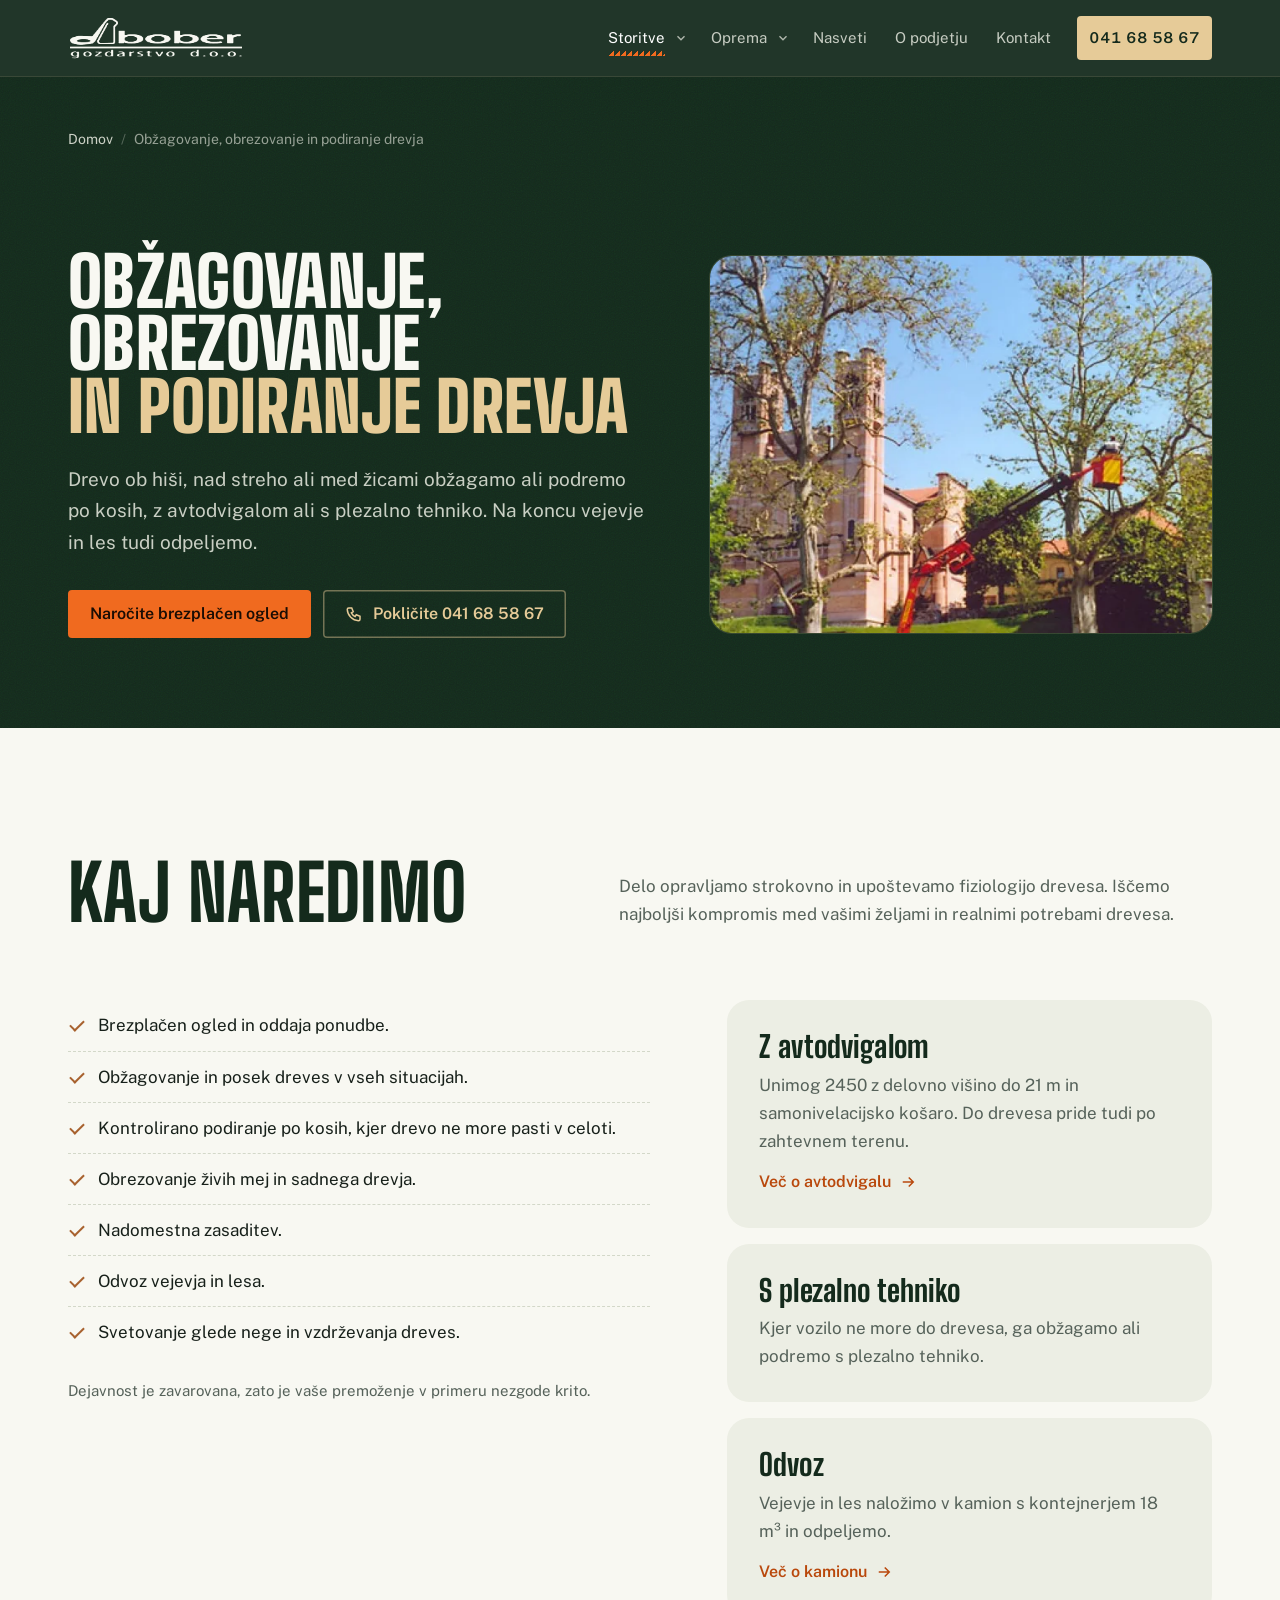
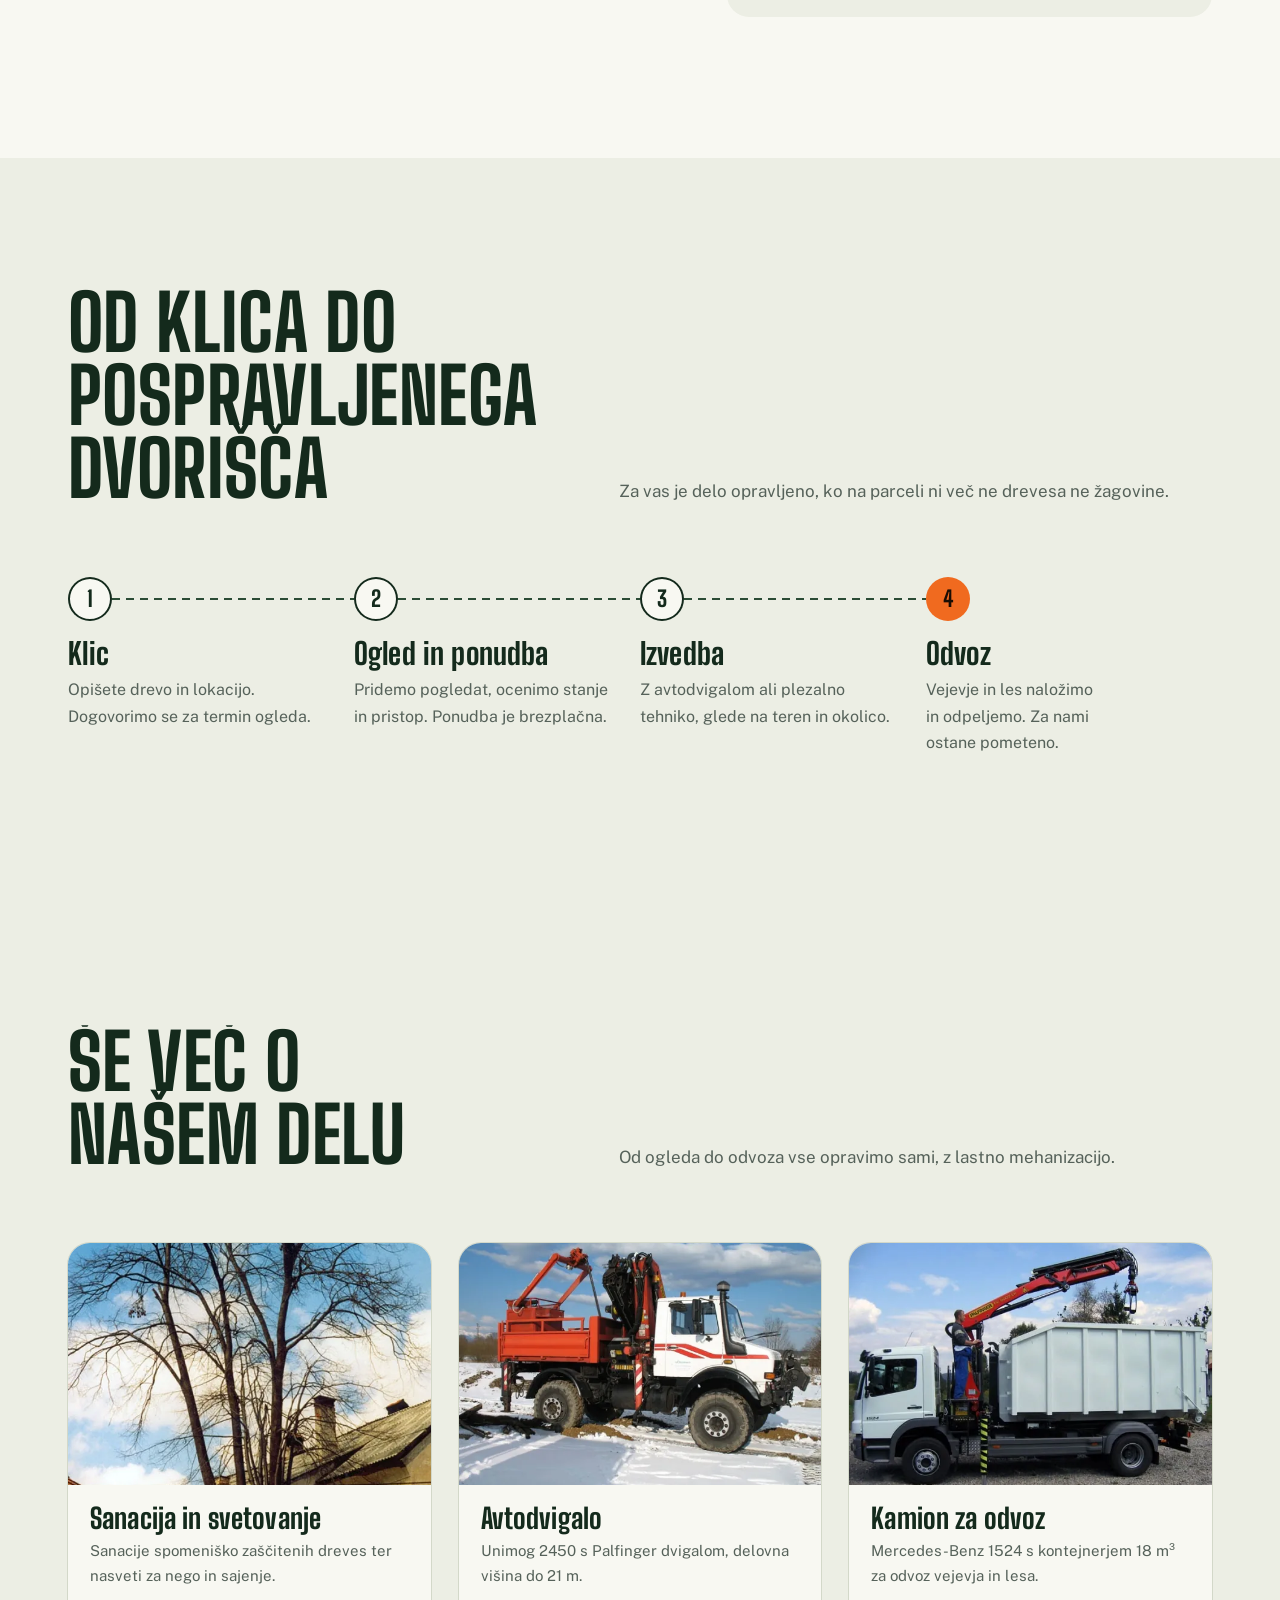
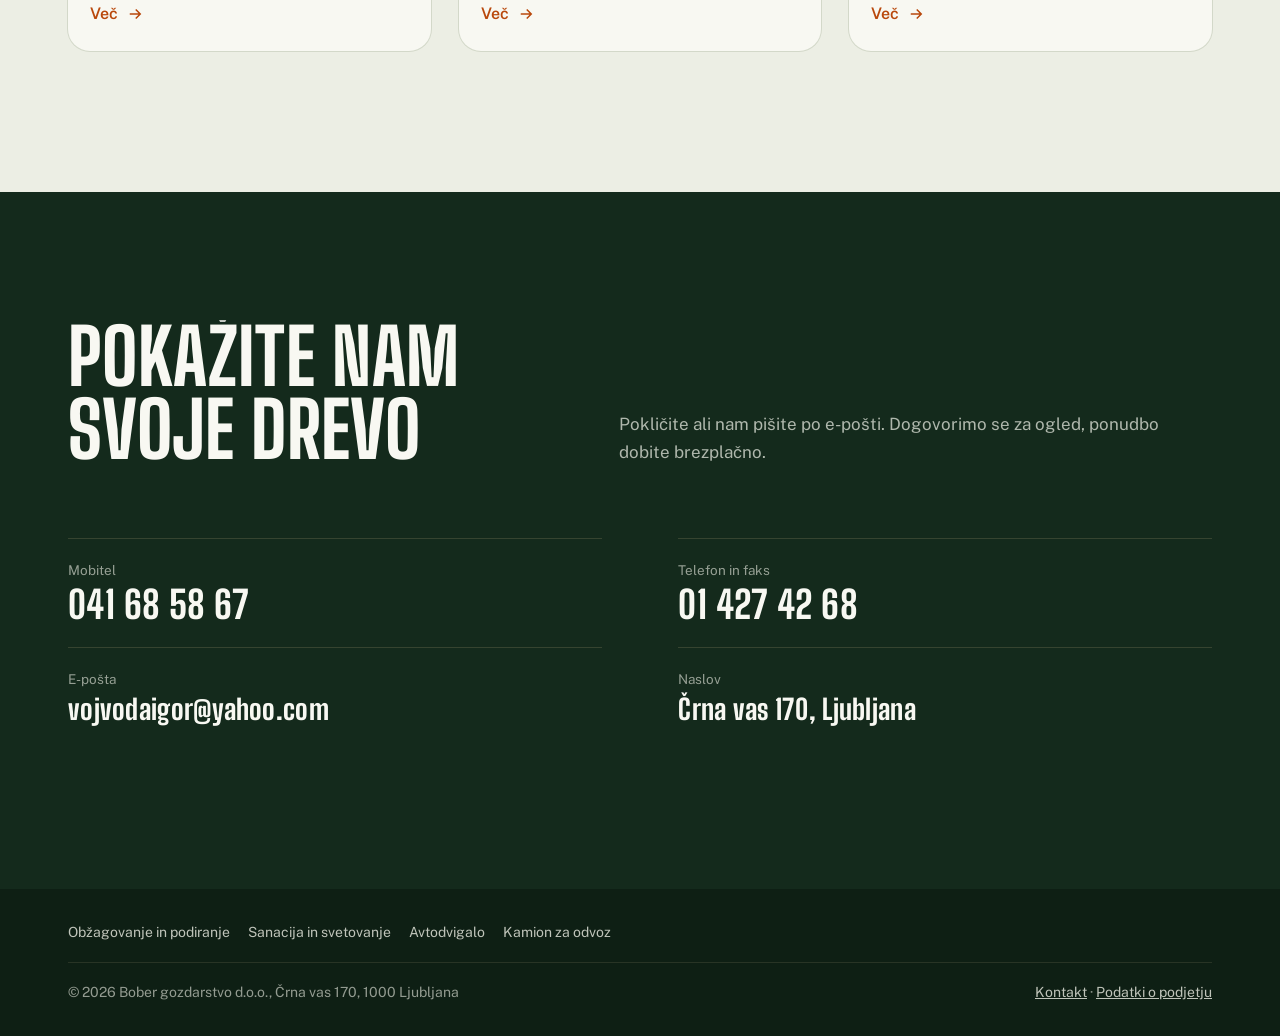
<file: strokovno-obzagovanje-obrezovanje-in-podiranje-drevja/index.html>
<!doctype html>
<html lang="sl" class="no-js">
<head>
<script>document.documentElement.classList.replace("no-js","js")</script>
<meta charset="utf-8">
<meta name="viewport" content="width=device-width, initial-scale=1">
<title>Obrezovanje, obžagovanje in podiranje dreves | Bober</title>
<meta name="description" content="Strokovno obžagovanje, obrezovanje in podiranje dreves v vseh situacijah, z avtodvigalom do 21 m ali plezalno tehniko. Odvoz vejevja in brezplačen ogled.">
<link rel="canonical" href="https://www.gozdarstvo-bober.si/strokovno-obzagovanje-obrezovanje-in-podiranje-drevja">
<meta property="og:type" content="website">
<meta property="og:locale" content="sl_SI">
<meta property="og:title" content="Obrezovanje, obžagovanje in podiranje dreves | Bober">
<meta property="og:description" content="Strokovno obžagovanje, obrezovanje in podiranje dreves v vseh situacijah, z avtodvigalom do 21 m ali plezalno tehniko. Odvoz vejevja in brezplačen ogled.">
<meta property="og:url" content="https://www.gozdarstvo-bober.si/strokovno-obzagovanje-obrezovanje-in-podiranje-drevja">
<meta property="og:image" content="https://www.gozdarstvo-bober.si/img/obzagovanje.jpg">
<meta property="og:image:alt" content="Strokovno obžagovanje drevesa z avtodvigalom">
<meta name="twitter:card" content="summary_large_image">
<meta name="theme-color" content="#142A1C">
<link rel="icon" href="data:image/svg+xml,%3Csvg xmlns='http://www.w3.org/2000/svg' viewBox='0 0 64 64'%3E%3Ccircle cx='32' cy='32' r='30' fill='%233B2A1E'/%3E%3Ccircle cx='32' cy='32' r='25' fill='%23E6CB98'/%3E%3Cg fill='none' stroke='%23A8622F' stroke-width='2'%3E%3Ccircle cx='32' cy='32' r='19'/%3E%3Ccircle cx='31' cy='33' r='13'/%3E%3Ccircle cx='31' cy='33' r='7'/%3E%3C/g%3E%3Cpath d='M32 32 L58 20' stroke='%233B2A1E' stroke-width='3'/%3E%3C/svg%3E">
<link rel="preconnect" href="https://fonts.googleapis.com">
<link rel="preconnect" href="https://fonts.gstatic.com" crossorigin>
<link href="https://fonts.googleapis.com/css2?family=Big+Shoulders+Display:wght@600;800;900&family=Public+Sans:ital,wght@0,400;0,500;0,600;1,400&display=swap" rel="stylesheet">
<script type="application/ld+json">
[{"@context": "https://schema.org", "@type": "BreadcrumbList", "itemListElement": [{"@type": "ListItem", "position": 1, "name": "Domov", "item": "https://www.gozdarstvo-bober.si/"}, {"@type": "ListItem", "position": 2, "name": "Obžagovanje, obrezovanje in podiranje drevja", "item": "https://www.gozdarstvo-bober.si/strokovno-obzagovanje-obrezovanje-in-podiranje-drevja"}]}, {"@context": "https://schema.org", "@type": "Service", "name": "Obžagovanje, obrezovanje in podiranje dreves", "url": "https://www.gozdarstvo-bober.si/strokovno-obzagovanje-obrezovanje-in-podiranje-drevja", "description": "Strokovno obžagovanje, obrezovanje in podiranje dreves v vseh situacijah, z avtodvigalom do 21 m ali plezalno tehniko. Odvoz vejevja in brezplačen ogled.", "serviceType": "Obžagovanje, obrezovanje in podiranje dreves", "provider": {"@id": "https://www.gozdarstvo-bober.si/#business"}, "areaServed": [{"@type": "City", "name": "Ljubljana"}, {"@type": "Country", "name": "Slovenija"}]}]
</script>
<link rel="stylesheet" href="../css/style.css">
</head>
<body>
<a class="skip" href="#vsebina">Preskoči na vsebino</a>

<header class="top">
  <span class="progress" aria-hidden="true"></span>
  <div class="wrap">
    <a class="brand" href="../" aria-label="Bober gozdarstvo, domača stran">
      <img class="logo" src="../img/bober-logo-light.png" alt="" width="1132" height="288" decoding="async" fetchpriority="high">
    </a>
    <button class="menu-btn" aria-expanded="false" aria-controls="nav" aria-label="Odpri meni">
      <svg width="24" height="24" viewBox="0 0 24 24" fill="none" stroke="currentColor" stroke-width="2"><path d="M3 7h18M3 12h18M3 17h18"/></svg>
    </button>
    <nav class="nav" id="nav" aria-label="Glavni meni">
      <div class="has-sub">
        <a href="../#storitve" class="on">Storitve</a>
        <button class="sub-btn" type="button" aria-expanded="false" aria-label="Odpri podstrani storitev"><svg viewBox="0 0 24 24" fill="none" stroke="currentColor" stroke-width="2.4" aria-hidden="true"><path d="M6 9l6 6 6-6"/></svg></button>
        <ul class="sub"><li><a href="../strokovno-obzagovanje-obrezovanje-in-podiranje-drevja/" aria-current="page">Obžagovanje in podiranje</a></li><li><a href="../sanacija-in-strokovno-svetovanje/">Sanacija in svetovanje</a></li></ul>
      </div>
      <div class="has-sub">
        <a href="../#oprema">Oprema</a>
        <button class="sub-btn" type="button" aria-expanded="false" aria-label="Odpri podstrani opreme"><svg viewBox="0 0 24 24" fill="none" stroke="currentColor" stroke-width="2.4" aria-hidden="true"><path d="M6 9l6 6 6-6"/></svg></button>
        <ul class="sub"><li><a href="../avtodvigalo/">Avtodvigalo</a></li><li><a href="../kamion-za-odvoz-vejevja-in-lesa/">Kamion za odvoz</a></li></ul>
      </div>
      <a href="../#nasveti">Nasveti</a>
      <a href="../#podjetje">O podjetju</a>
      <a href="#kontakt">Kontakt</a>
      <a class="call" href="tel:+38641685867">041 68 58 67</a>
    </nav>
  </div>
</header>

<main id="vsebina">

<section class="page-hero" aria-labelledby="h1">
  <div class="wrap">
    <ol class="crumbs" aria-label="Drobtinice">
      <li><a href="../">Domov</a></li>
      <li aria-current="page">Obžagovanje, obrezovanje in podiranje drevja</li>
    </ol>
    <div>
      <h1 id="h1">Obžagovanje, obrezovanje <span>in podiranje drevja</span></h1>
      <p class="lede">Drevo ob hiši, nad streho ali med žicami obžagamo ali podremo po kosih, z avtodvigalom ali s plezalno tehniko. Na koncu vejevje in les tudi odpeljemo.</p>
      <div class="actions">
        <a class="btn btn-saw" href="#kontakt">Naročite brezplačen ogled</a>
        <a class="btn btn-line" href="tel:+38641685867">
          <svg viewBox="0 0 24 24" fill="none" stroke="currentColor" stroke-width="2" aria-hidden="true"><path d="M5 4h4l2 5-2.5 1.5a11 11 0 0 0 5 5L15 13l5 2v4a2 2 0 0 1-2 2A16 16 0 0 1 3 6a2 2 0 0 1 2-2"/></svg>
          Pokličite 041 68 58 67
        </a>
      </div>
    </div>
    <figure class="shot"><img class="ph" src="../img/obzagovanje.webp" alt="Strokovno obžagovanje drevesa z avtodvigalom" width="600" height="450" decoding="async" fetchpriority="high"></figure>
  </div>
</section>

<section class="sec" aria-labelledby="h-kaj">
  <div class="wrap">
    <div class="sec-head">
      <h2 id="h-kaj">Kaj naredimo</h2>
      <p>Delo opravljamo strokovno in upoštevamo fiziologijo drevesa. Iščemo najboljši kompromis med vašimi željami in realnimi potrebami drevesa.</p>
    </div>
    <div class="detail">
      <div data-rv>
        <ul class="ticks">
          <li>Brezplačen ogled in oddaja ponudbe.</li>
          <li>Obžagovanje in posek dreves v vseh situacijah.</li>
          <li>Kontrolirano podiranje po kosih, kjer drevo ne more pasti v celoti.</li>
          <li>Obrezovanje živih mej in sadnega drevja.</li>
          <li>Nadomestna zasaditev.</li>
          <li>Odvoz vejevja in lesa.</li>
          <li>Svetovanje glede nege in vzdrževanja dreves.</li>
        </ul>
        <p class="note">Dejavnost je zavarovana, zato je vaše premoženje v primeru nezgode krito.</p>
      </div>
      <div class="ways" data-rv>
        <div class="way">
          <h3>Z avtodvigalom</h3>
          <p>Unimog 2450 z delovno višino do 21 m in samonivelacijsko košaro. Do drevesa pride tudi po zahtevnem terenu.</p>
          <a class="more" href="../avtodvigalo/">Več o avtodvigalu <svg viewBox="0 0 24 24" fill="none" stroke="currentColor" stroke-width="2" aria-hidden="true"><path d="M5 12h14M13 6l6 6-6 6"/></svg></a>
        </div>
        <div class="way">
          <h3>S plezalno tehniko</h3>
          <p>Kjer vozilo ne more do drevesa, ga obžagamo ali podremo s plezalno tehniko.</p>
        </div>
        <div class="way">
          <h3>Odvoz</h3>
          <p>Vejevje in les naložimo v kamion s kontejnerjem 18 m³ in odpeljemo.</p>
          <a class="more" href="../kamion-za-odvoz-vejevja-in-lesa/">Več o kamionu <svg viewBox="0 0 24 24" fill="none" stroke="currentColor" stroke-width="2" aria-hidden="true"><path d="M5 12h14M13 6l6 6-6 6"/></svg></a>
        </div>
      </div>
    </div>
  </div>
</section>

<section class="sec process" aria-labelledby="h-potek">
  <div class="wrap">
    <div class="sec-head">
      <h2 id="h-potek">Od klica do pospravljenega dvorišča</h2>
      <p>Za vas je delo opravljeno, ko na parceli ni več ne drevesa ne žagovine.</p>
    </div>
    <ol class="steps" data-rv>
      <li><h3>Klic</h3><p>Opišete drevo in lokacijo. Dogovorimo se za termin ogleda.</p></li>
      <li><h3>Ogled in ponudba</h3><p>Pridemo pogledat, ocenimo stanje in pristop. Ponudba je brezplačna.</p></li>
      <li><h3>Izvedba</h3><p>Z avtodvigalom ali plezalno tehniko, glede na teren in okolico.</p></li>
      <li><h3>Odvoz</h3><p>Vejevje in les naložimo in odpeljemo. Za nami ostane pometeno.</p></li>
    </ol>
  </div>
</section>

<section class="sec related" aria-labelledby="h-vec">
  <div class="wrap">
    <div class="sec-head">
      <h2 id="h-vec">Še več o našem delu</h2>
      <p>Od ogleda do odvoza vse opravimo sami, z lastno mehanizacijo.</p>
    </div>
    <div class="cards">
      <a class="card" href="../sanacija-in-strokovno-svetovanje/" data-rv>
        <figure><img class="ph" src="../img/sanacija.webp" alt="" width="600" height="450" loading="lazy" decoding="async"></figure>
        <div><h3>Sanacija in svetovanje</h3><p>Sanacije spomeniško zaščitenih dreves ter nasveti za nego in sajenje.</p><span class="more" style="margin-top:4px">Več <svg viewBox="0 0 24 24" fill="none" stroke="currentColor" stroke-width="2" aria-hidden="true"><path d="M5 12h14M13 6l6 6-6 6"/></svg></span></div>
      </a>
      <a class="card" href="../avtodvigalo/" data-rv>
        <figure><img class="ph" src="../img/avtodvigalo.webp" alt="" width="600" height="450" loading="lazy" decoding="async"></figure>
        <div><h3>Avtodvigalo</h3><p>Unimog 2450 s Palfinger dvigalom, delovna višina do 21 m.</p><span class="more" style="margin-top:4px">Več <svg viewBox="0 0 24 24" fill="none" stroke="currentColor" stroke-width="2" aria-hidden="true"><path d="M5 12h14M13 6l6 6-6 6"/></svg></span></div>
      </a>
      <a class="card" href="../kamion-za-odvoz-vejevja-in-lesa/" data-rv>
        <figure><img class="ph" src="../img/kamion.webp" alt="" width="600" height="450" loading="lazy" decoding="async"></figure>
        <div><h3>Kamion za odvoz</h3><p>Mercedes-Benz 1524 s kontejnerjem 18 m³ za odvoz vejevja in lesa.</p><span class="more" style="margin-top:4px">Več <svg viewBox="0 0 24 24" fill="none" stroke="currentColor" stroke-width="2" aria-hidden="true"><path d="M5 12h14M13 6l6 6-6 6"/></svg></span></div>
      </a>
    </div>
  </div>
</section>

<section class="sec contact" id="kontakt" aria-labelledby="h-kontakt">
  <div class="wrap">
    <div class="sec-head">
      <h2 id="h-kontakt">Pokažite nam svoje drevo</h2>
      <p>Pokličite ali nam pišite po e-pošti. Dogovorimo se za ogled, ponudbo dobite brezplačno.</p>
    </div>
    <ul class="lines" data-rv>
      <li><small>Mobitel</small><a href="tel:+38641685867">041 68 58 67</a></li>
      <li><small>Telefon in faks</small><a href="tel:+38614274268">01 427 42 68</a></li>
      <li><small>E-pošta</small><a class="sm" id="mail" href="#kontakt">vojvodaigor@yahoo.com</a></li>
      <li><small>Naslov</small><a class="sm" href="https://www.google.com/maps/search/?api=1&query=%C4%8Crna+vas+170%2C+1000+Ljubljana" target="_blank" rel="noopener">Črna vas 170, Ljubljana</a></li>
    </ul>
  </div>
</section>
</main>

<footer>
  <div class="wrap">
    <ul class="foot-links"><li><a href="../strokovno-obzagovanje-obrezovanje-in-podiranje-drevja/">Obžagovanje in podiranje</a></li><li><a href="../sanacija-in-strokovno-svetovanje/">Sanacija in svetovanje</a></li><li><a href="../avtodvigalo/">Avtodvigalo</a></li><li><a href="../kamion-za-odvoz-vejevja-in-lesa/">Kamion za odvoz</a></li></ul>
    <span>© <span id="yr">2026</span> Bober gozdarstvo d.o.o., Črna vas 170, 1000 Ljubljana</span>
    <span><a href="#kontakt">Kontakt</a> · <a href="../#podjetje">Podatki o podjetju</a></span>
  </div>
</footer>

<script src="../js/site.js" defer></script>
</body>
</html>
</file>
<file: css/style.css>
:root{
  --spruce:#142A1C;
  --spruce-2:#1E3A28;
  --spruce-3:#2B4C35;
  --moss:#7F9A5C;
  --lichen:#ECEEE4;
  --paper:#F8F8F2;
  --sap:#E6CB98;
  --heart:#A8622F;
  --bark:#3B2A1E;
  --saw:#F06A1F;
  --saw-ink:#B9480C;
  --ink:#17201A;
  --muted:#56625A;
  --line:#D3D8C9;

  --display:"Big Shoulders Display", "Roboto Condensed", "Arial Narrow", "DejaVu Sans Condensed", sans-serif;
  --body:"Public Sans", system-ui, sans-serif;

  --wrap:1240px;
  --gutter:clamp(16px,4vw,48px);
  --r-sm:4px; --r-md:10px; --r-lg:22px;
  --ease:cubic-bezier(.2,.7,.2,1);
}
*,*::before,*::after{box-sizing:border-box}
html{scroll-behavior:smooth;-webkit-text-size-adjust:100%}
@media (prefers-reduced-motion:reduce){html{scroll-behavior:auto}}
body{margin:0;background:var(--paper);color:var(--ink);font:400 17px/1.65 var(--body);overflow-x:hidden}
img,svg{display:block;max-width:100%}
a{color:inherit}
h1,h2,h3{font-family:var(--display);font-weight:800;line-height:.95;letter-spacing:.005em;margin:0;text-wrap:balance}
p{margin:0 0 1em;text-wrap:pretty}
.wrap{max-width:var(--wrap);margin:0 auto;padding:0 var(--gutter)}
.skip{position:absolute;left:-999px;top:8px;background:var(--saw);color:#fff;padding:10px 14px;border-radius:var(--r-sm);z-index:50}
.skip:focus{left:8px}
:focus-visible{outline:3px solid var(--saw);outline-offset:3px;border-radius:2px}

/* ---------- buttons ---------- */
.btn{display:inline-flex;align-items:center;gap:10px;min-height:48px;padding:0 22px;border-radius:var(--r-sm);
  font:600 16px/1 var(--body);text-decoration:none;border:0;cursor:pointer;
  transition:background-color .2s var(--ease),transform .15s var(--ease),color .2s}
.btn:active{transform:translateY(1px)}
.btn-saw{background:var(--saw);color:#1a0d04}
.btn-saw:hover{background:#ff7d33}
.btn-line{background:transparent;color:var(--sap);box-shadow:inset 0 0 0 1.5px rgba(230,203,152,.45)}
.btn-line:hover{box-shadow:inset 0 0 0 1.5px var(--sap)}
.btn svg{width:18px;height:18px}

/* ---------- header ---------- */
.top{position:sticky;top:0;z-index:20;background:rgba(20,42,28,.94);backdrop-filter:saturate(1.2) blur(8px);color:var(--lichen);
  border-bottom:1px solid rgba(230,203,152,.12)}
.top .wrap{display:flex;align-items:center;justify-content:space-between;gap:24px;height:76px}
.brand{display:flex;align-items:center;gap:12px;text-decoration:none}
.brand svg{width:38px;height:38px;flex:none}
.brand b{font:900 28px/1 var(--display);letter-spacing:.02em;color:var(--paper)}
.brand small{display:block;font:500 12px/1.2 var(--body);color:var(--sap);opacity:.8;letter-spacing:.02em}
.nav{display:flex;gap:4px;align-items:center}
.nav a{text-decoration:none;font-size:15px;padding:10px 12px;border-radius:var(--r-sm);color:rgba(236,238,228,.82);transition:color .2s}
.nav a:hover{color:#fff}
.nav .call{margin-left:10px;color:var(--spruce);background:var(--sap);font-weight:600;font-variant-numeric:tabular-nums}
.nav .call:hover{background:#f1dcb2;color:var(--spruce)}
.menu-btn{display:none;background:none;border:0;color:var(--paper);width:48px;height:48px;margin-right:-12px;cursor:pointer}
@media (max-width:900px){
  .nav{position:absolute;top:100%;left:0;right:0;flex-direction:column;align-items:stretch;gap:0;background:var(--spruce);
    padding:8px var(--gutter) 20px;border-bottom:1px solid rgba(230,203,152,.15);display:none}
  .nav.open{display:flex}
  .nav a{padding:14px 4px;font-size:17px;border-bottom:1px solid rgba(255,255,255,.06)}
  .nav .call{margin:14px 0 0;text-align:center;padding:14px}
  .menu-btn{display:grid;place-items:center}
}

/* ---------- hero ---------- */
.hero{position:relative;background:var(--spruce);color:var(--lichen);overflow:hidden;isolation:isolate}
.hero::after,.page-hero::after{content:"";position:absolute;inset:0;z-index:-1;pointer-events:none;opacity:.35;mix-blend-mode:overlay;
  background-image:url("data:image/svg+xml,%3Csvg xmlns='http://www.w3.org/2000/svg' width='220' height='220'%3E%3Cfilter id='n'%3E%3CfeTurbulence type='fractalNoise' baseFrequency='.85' numOctaves='2' stitchTiles='stitch'/%3E%3C/filter%3E%3Crect width='100%25' height='100%25' filter='url(%23n)'/%3E%3C/svg%3E")}
.hero .wrap{display:grid;grid-template-columns:minmax(0,1.3fr) minmax(0,.9fr);gap:clamp(24px,3.5vw,56px);align-items:center;
  padding-top:clamp(20px,4.5vh,72px);padding-bottom:clamp(24px,5vh,80px);min-height:calc(100svh - 76px)}
.hero h1{font-size:clamp(40px,min(6.9vw,9.2svh),108px);font-weight:900;color:var(--paper);text-transform:uppercase;line-height:.88;letter-spacing:-.005em}
.hero h1 span{display:block;color:var(--sap)}
.hero .lede{max-width:38em;margin:clamp(12px,2.6vh,28px) 0 clamp(16px,3.4vh,34px);font-size:clamp(17px,1.5vw,19px);color:rgba(236,238,228,.84)}
.hero .actions{display:flex;flex-wrap:wrap;gap:12px}
.hero .facts{display:flex;flex-wrap:wrap;gap:8px 26px;margin:clamp(16px,3.6vh,44px) 0 0;padding:clamp(10px,2vh,20px) 0 0;border-top:1px solid rgba(230,203,152,.18);list-style:none;font-size:15px;color:rgba(236,238,228,.75)}
.hero .facts li{display:flex;align-items:center;gap:9px}
.hero .facts li::before{content:"";width:7px;height:7px;border-radius:50%;background:var(--moss)}

.stump{position:relative;justify-self:center;width:100%;max-width:min(540px,calc(100svh - 76px - 190px))}
.stump svg{width:100%;height:auto;overflow:hidden;touch-action:manipulation}
.stump .ring{fill:none;stroke-linejoin:round}
.stump .ring.hl{stroke:var(--saw)!important;stroke-width:3px!important}
.stump-tip{position:absolute;left:0;top:0;pointer-events:none;background:var(--paper);color:var(--spruce);
  font:800 26px/1 var(--display);padding:8px 12px 7px;border-radius:var(--r-sm);opacity:0;transform:translate(-50%,-130%);
  transition:opacity .15s;white-space:nowrap;box-shadow:0 8px 24px rgba(5,15,8,.35)}
.stump-tip small{display:block;font:500 12px/1.2 var(--body);color:var(--muted);margin-top:3px}
.stump-tip.on{opacity:1}
.stump-cap{display:flex;justify-content:space-between;gap:16px;margin-top:clamp(8px,1.6vh,18px);font-size:14px;color:rgba(236,238,228,.62)}
.stump-cap strong{color:var(--sap);font:800 22px/1 var(--display);letter-spacing:.02em;display:block;margin-bottom:4px}

@media (max-width:900px){
  .hero .wrap{grid-template-columns:1fr;min-height:0}
  .stump{max-width:min(360px,86vw);margin-top:8px}
}

/* ---------- section scaffolding ---------- */
section{scroll-margin-top:80px}
.sec{padding:clamp(72px,10vw,136px) 0 clamp(80px,11vw,148px)}
.sec-head{display:grid;grid-template-columns:minmax(0,5fr) minmax(0,6fr);gap:24px 56px;align-items:end;margin-bottom:clamp(40px,6vw,72px)}
.sec-head h2{font-size:clamp(44px,6vw,82px);text-transform:uppercase;color:var(--spruce)}
.sec-head p{max-width:36em;color:var(--muted);margin:0}
@media (max-width:800px){.sec-head{grid-template-columns:minmax(0,1fr)}}
.sec-head h2,.svc h3,.spec h3,.truck h3{overflow-wrap:break-word;hyphens:auto}

/* ---------- services ---------- */
.svc{display:grid;grid-template-columns:minmax(0,1fr) minmax(0,1fr);gap:clamp(32px,6vw,88px);align-items:center;padding:clamp(36px,5vw,56px) 0;border-top:1px solid var(--line)}
.svc:last-of-type{border-bottom:1px solid var(--line)}
.svc.flip .svc-media{order:2}
.svc h3{font-size:clamp(34px,3.8vw,52px);color:var(--spruce);margin-bottom:18px}
.svc ul{list-style:none;padding:0;margin:0}
.svc li{position:relative;padding:10px 0 10px 30px;border-bottom:1px dashed var(--line)}
.svc li:last-child{border-bottom:0}
.svc li::before{content:"";position:absolute;left:2px;top:19px;width:14px;height:8px;border-left:2px solid var(--heart);border-bottom:2px solid var(--heart);transform:rotate(-45deg)}
.svc .note{margin-top:22px;font-size:15px;color:var(--muted)}
.svc-art{background:var(--lichen);border-radius:var(--r-lg);padding:clamp(20px,3vw,36px);aspect-ratio:5/4;display:grid;place-items:center}
.svc-art svg{width:100%;height:100%}
.svc-art text{font:600 13px var(--body);fill:var(--muted)}
@media (max-width:800px){.svc{grid-template-columns:1fr}.svc.flip .svc-media{order:0}}

/* ---------- process ---------- */
.process{background:var(--lichen)}
.steps{list-style:none;margin:0;padding:0;display:grid;grid-template-columns:repeat(4,minmax(0,1fr));gap:0;counter-reset:s;position:relative}
.steps li{position:relative;padding:62px 28px 0 0;counter-increment:s}
.steps li::before{content:counter(s);position:absolute;top:0;left:0;width:44px;height:44px;border-radius:50%;
  display:grid;place-items:center;background:var(--paper);box-shadow:inset 0 0 0 2px var(--spruce);font:800 22px/1 var(--display);color:var(--spruce);z-index:1}
.steps li::after{content:"";position:absolute;top:21px;left:44px;right:0;height:2px;
  background:repeating-linear-gradient(90deg,var(--spruce-3) 0 8px,transparent 8px 14px)}
.steps li:last-child::after{display:none}
.steps li:last-child::before{background:var(--saw);box-shadow:none;color:#1a0d04}
.steps h3{font-size:30px;color:var(--spruce);margin-bottom:10px}
.steps p{font-size:16px;color:var(--muted);margin:0}
@media (max-width:860px){
  .steps{grid-template-columns:1fr}
  .steps li{padding:0 0 36px 66px}
  .steps li::after{top:44px;left:21px;right:auto;bottom:0;width:2px;height:auto;background:repeating-linear-gradient(180deg,var(--spruce-3) 0 8px,transparent 8px 14px)}
}

/* ---------- equipment ---------- */
.gear{background:var(--spruce);color:var(--lichen)}
.gear .sec-head h2{color:var(--paper)}
.gear .sec-head p{color:rgba(236,238,228,.72)}
.gear-main{display:grid;grid-template-columns:minmax(0,7fr) minmax(0,5fr);gap:clamp(32px,5vw,72px);align-items:stretch}
.gauge{display:grid;align-items:center;background:var(--spruce-2);border-radius:var(--r-lg);padding:clamp(16px,2.5vw,28px);position:relative}
.gauge svg{width:100%;height:auto}
.gauge text{font-family:var(--body)}
.spec h3{font-size:clamp(40px,4.4vw,60px);color:var(--paper);text-transform:uppercase}
.spec .model{color:var(--sap);font:600 15px/1.4 var(--body);margin:10px 0 26px}
.spec dl{margin:0;display:grid;grid-template-columns:auto 1fr;gap:0}
.spec dt,.spec dd{padding:13px 0;border-top:1px solid rgba(230,203,152,.16);margin:0}
.spec dt{font:800 28px/1 var(--display);color:var(--sap);padding-right:20px;font-variant-numeric:tabular-nums;white-space:nowrap}
.spec dd{color:rgba(236,238,228,.82);font-size:15.5px;align-self:center}
.spec .kit{margin-top:22px;font-size:14.5px;color:rgba(236,238,228,.62)}

.truck{margin-top:clamp(28px,4vw,48px);display:grid;grid-template-columns:minmax(0,5fr) minmax(0,7fr);gap:clamp(24px,5vw,72px);align-items:center;
  border-top:1px solid rgba(230,203,152,.16);padding-top:clamp(28px,4vw,48px)}
.truck h3{font-size:clamp(32px,3.4vw,44px);color:var(--paper);text-transform:uppercase}
.truck .model{color:var(--sap);font:600 15px/1.4 var(--body);margin:8px 0 0}
.reach{display:grid;gap:14px}
.reach .row{display:grid;grid-template-columns:150px 1fr;gap:16px;align-items:center;font-size:14.5px;color:rgba(236,238,228,.78)}
.reach .bar{height:34px;border-radius:var(--r-sm);background:rgba(230,203,152,.08);position:relative;overflow:hidden}
.reach .bar i{position:absolute;inset:0 auto 0 0;background:var(--sap);border-radius:var(--r-sm);display:flex;align-items:center;justify-content:flex-end;padding-right:10px;
  font:800 19px/1 var(--display);font-style:normal;color:var(--spruce)}
.reach .bar.b i{background:var(--moss)}
.reach .cube{display:flex;align-items:center;gap:16px;margin-top:6px;font-size:14.5px;color:rgba(236,238,228,.78)}
.reach .cube b{white-space:nowrap;font:800 40px/1 var(--display);color:var(--sap);font-weight:800}
@media (max-width:900px){.gear-main,.truck{grid-template-columns:1fr}.reach .row{grid-template-columns:110px 1fr}}

/* ---------- advice ---------- */
.advice .cols{display:grid;grid-template-columns:minmax(0,4fr) minmax(0,7fr);gap:clamp(32px,6vw,96px)}
.advice blockquote{margin:0;font:800 clamp(32px,3.6vw,48px)/1.02 var(--display);color:var(--heart);text-transform:uppercase;position:sticky;top:110px}
.advice blockquote span{display:block;font:400 15px/1.5 var(--body);text-transform:none;color:var(--muted);margin-top:18px}
.advice .text{columns:2 18em;column-gap:48px}
.advice .text p{break-inside:avoid}
.advice .text h3{font-size:28px;color:var(--spruce);margin:0 0 10px;break-after:avoid}
@media (max-width:800px){.advice .cols{grid-template-columns:1fr}.advice blockquote{position:static}}

/* ---------- about ---------- */
.about{background:var(--lichen)}
.about .cols{display:grid;grid-template-columns:minmax(0,6fr) minmax(0,5fr);gap:clamp(32px,6vw,96px);align-items:start}
.founder{display:grid;grid-template-columns:auto 1fr;gap:24px;align-items:center;margin:8px 0 32px}
.founder .mono{width:96px;height:96px;border-radius:24px;background:var(--spruce);display:grid;place-items:center;color:var(--sap);font:900 40px/1 var(--display)}
.founder b{display:block;font:800 30px/1 var(--display);color:var(--spruce);margin-bottom:6px}
.founder span{color:var(--muted);font-size:15px}
.about .big{font-size:clamp(19px,1.7vw,22px);line-height:1.55;color:var(--ink)}
.data{background:var(--paper);border-radius:var(--r-lg);padding:clamp(22px,3vw,36px)}
.data h3{font-size:26px;color:var(--spruce);margin-bottom:12px}
.data dl{margin:0;font-size:15px}
.data div{display:grid;grid-template-columns:150px 1fr;gap:12px;padding:11px 0;border-top:1px solid var(--line)}
.data dt{color:var(--muted)}
.data dd{margin:0;font-variant-numeric:tabular-nums}
@media (max-width:800px){.about .cols{grid-template-columns:1fr}.data div{grid-template-columns:1fr;gap:2px}}

/* ---------- contact ---------- */
.contact{background:var(--spruce);color:var(--lichen)}
.contact .sec-head h2{color:var(--paper)}
.contact .sec-head p{color:rgba(236,238,228,.72)}
.contact .lines{display:grid;grid-template-columns:repeat(2,minmax(0,1fr));column-gap:clamp(32px,6vw,88px)}
.lines{list-style:none;padding:0;margin:0}
.lines li{padding:20px 0;border-top:1px solid rgba(230,203,152,.16)}
.lines small{display:block;font-size:13.5px;color:rgba(236,238,228,.6);margin-bottom:4px}
.lines a,.lines span{font:800 clamp(28px,3vw,38px)/1.05 var(--display);color:var(--paper);text-decoration:none;letter-spacing:.01em;font-variant-numeric:tabular-nums}
.lines a:hover{color:var(--sap)}
.lines .sm{font-size:clamp(22px,2.2vw,28px)}
@media (max-width:860px){.contact .lines{grid-template-columns:1fr}}

/* ---------- footer ---------- */
footer{background:#0E1F14;color:rgba(236,238,228,.6);font-size:14px;padding:32px 0}
footer .wrap{display:flex;flex-wrap:wrap;gap:12px 32px;justify-content:space-between}
footer a{color:rgba(236,238,228,.8)}

/* ---------- one orchestrated moment: rings grow ---------- */
@media (prefers-reduced-motion:no-preference){
  .grow .ring{stroke-dasharray:var(--len);stroke-dashoffset:var(--len);animation:draw 1.1s var(--ease) forwards;animation-delay:var(--d)}
  .grow .crack,.grow .notes{opacity:0;animation:fade .6s ease forwards;animation-delay:2.2s}
  @keyframes draw{to{stroke-dashoffset:0}}
  @keyframes fade{to{opacity:1}}
}

/* ---------- photos ---------- */
.brand .logo{display:block;flex:none;height:clamp(32px,2.4vw + 14px,46px);width:auto}
figure{margin:0}
.ph{width:100%;height:100%;object-fit:cover;display:block;background:var(--spruce-3)}
.svc-media{position:relative;padding:0 0 clamp(48px,7vw,84px)}
.svc-photo{aspect-ratio:4/3;border-radius:var(--r-lg);overflow:hidden;background:var(--lichen)}
.svc-photo .ph{filter:saturate(.9) contrast(1.03)}
.svc-media .svc-art{position:absolute;right:clamp(-12px,-1.5vw,0px);bottom:0;width:52%;aspect-ratio:5/4;padding:12px 14px;
  background:var(--paper);box-shadow:0 18px 40px -18px rgba(20,42,28,.45),0 0 0 1px var(--line)}
.svc.flip .svc-media .svc-art{right:auto;left:clamp(-12px,-1.5vw,0px)}
.svc-media .svc-art text{font-size:16px}
.gear-photo{aspect-ratio:3/2;border-radius:var(--r-md);overflow:hidden;margin-bottom:28px;box-shadow:0 0 0 1px rgba(230,203,152,.16)}
.truck-photo{margin:22px 0 0;aspect-ratio:16/10}
@media (max-width:800px){.svc-media .svc-art{width:62%;right:0}.svc.flip .svc-media .svc-art{left:auto;right:0}}

/* =========================================================
   MOTION — everything is tied to the trade:
   saw-cut headings, unfolding crane, running chain on CTAs
   ========================================================= */
:root{--t-fast:.18s;--t-med:.45s;--t-slow:.9s;--ease-out:cubic-bezier(.16,1,.3,1);--ease-saw:cubic-bezier(.65,0,.35,1)}

/* header: shrinks + scroll progress as a sawdust line */
.top{transition:background-color var(--t-med)}
.top .wrap{transition:height var(--t-med) var(--ease-out)}
.progress{position:absolute;left:0;bottom:-1px;height:2px;width:100%;background:var(--saw);transform-origin:0 50%;transform:scaleX(var(--p,0))}

/* nav: sawtooth underline slides in */
.nav a:not(.call){position:relative}
.nav a:not(.call)::after{content:"";position:absolute;left:12px;right:12px;bottom:4px;height:5px;
  background:linear-gradient(135deg,transparent 50%,var(--saw) 50%) 0 0/6px 5px repeat-x;
  transform:scaleX(0);transform-origin:0 50%;transition:transform var(--t-med) var(--ease-out)}
.nav a:not(.call):hover::after,.nav a.on::after{transform:scaleX(1)}
.nav a.on{color:#fff}
@media (max-width:900px){.nav a:not(.call)::after{left:4px;right:auto;width:60px}}

/* primary button: a saw chain runs along the bottom edge on hover */
.btn-saw{position:relative;overflow:hidden}
.btn-saw::after{content:"";position:absolute;left:0;right:0;bottom:0;height:4px;opacity:0;
  background:repeating-linear-gradient(90deg,#1a0d04 0 6px,transparent 6px 10px);transition:opacity var(--t-fast)}
.btn-saw:hover::after{opacity:.55;animation:chain .45s linear infinite}
@keyframes chain{to{background-position:10px 0}}
.btn-line svg{transition:transform var(--t-med) var(--ease-out)}
.btn-line:hover svg{transform:rotate(-14deg) scale(1.1)}

/* service rows: photo zooms, diagram card lifts and its cut lines redraw */
.svc-photo .ph{transition:transform 1.2s var(--ease-out)}
.svc:hover .svc-photo .ph{transform:scale(1.05)}
.svc-media .svc-art{transition:transform var(--t-med) var(--ease-out),box-shadow var(--t-med)}
.svc:hover .svc-media .svc-art{transform:translateY(-8px) rotate(-1deg);box-shadow:0 28px 50px -20px rgba(20,42,28,.5),0 0 0 1px var(--line)}
.svc-art [stroke="#F06A1F"] path,.svc-art path[stroke="#F06A1F"]{stroke-dasharray:240;stroke-dashoffset:0}
.svc:hover .svc-art g[stroke="#F06A1F"] path{animation:recut .7s var(--ease-saw) both}
.svc:hover .svc-art g[stroke="#F06A1F"] path:nth-child(2){animation-delay:.08s}
.svc:hover .svc-art g[stroke="#F06A1F"] path:nth-child(3){animation-delay:.16s}
@keyframes recut{from{stroke-dashoffset:240}to{stroke-dashoffset:0}}
.svc li{transition:padding-left var(--t-med) var(--ease-out)}
.svc li::before{transition:border-color var(--t-fast)}
.svc li:hover{padding-left:36px}
.svc li:hover::before{border-color:var(--saw)}

/* equipment */
.gear-photo .ph{transition:transform 1.2s var(--ease-out)}
.gear-photo:hover .ph{transform:scale(1.05)}
.spec dl dt,.spec dl dd{transition:color var(--t-fast)}
.spec dl dt:hover,.spec dl dt:hover + dd{color:var(--paper)}
.reach .bar i{transition:width 1.4s var(--ease-out)}

/* contact lines */
.lines a{display:inline-block;transition:transform var(--t-med) var(--ease-out),color var(--t-fast)}
.lines a:hover{transform:translateX(8px)}
.chips label:hover{box-shadow:inset 0 0 0 1.5px var(--sap)}
.data div{transition:background-color var(--t-fast)}
.data div:hover{background:linear-gradient(90deg,var(--lichen),transparent)}

/* hero stump turns slowly as you scroll */
.stump svg{transform:rotate(calc(var(--spin,0) * 1deg));transition:transform .1s linear}

/* ---------- scroll reveals (JS adds .in) ---------- */
@media (prefers-reduced-motion:no-preference){
  /* headings are cut in by a saw line */
  .js .sec-head h2{position:relative;clip-path:inset(0 100% 0 0);transition:clip-path var(--t-slow) var(--ease-saw)}
  .js .sec-head h2::after{content:"";position:absolute;top:-6%;bottom:-6%;left:0;width:3px;background:var(--saw);
    transform:translateX(0);opacity:0;transition:transform var(--t-slow) var(--ease-saw),opacity .2s}
  .js .sec-head.in h2{clip-path:inset(0 -2% 0 0)}
  .js .sec-head.in h2::after{opacity:1;transform:translateX(calc(var(--w,600px)));animation:sawgone .2s ease var(--t-slow) forwards}
  @keyframes sawgone{to{opacity:0}}
  .js .sec-head p{opacity:0;transform:translateY(14px);transition:opacity .7s .35s,transform .7s .35s var(--ease-out)}
  .js .sec-head.in p{opacity:1;transform:none}

  .js [data-rv]{opacity:0;transform:translateY(28px);transition:opacity .8s var(--ease-out),transform .9s var(--ease-out);transition-delay:var(--dl,0s)}
  .js [data-rv].in{opacity:1;transform:none}

  /* photos open like a clearing */
  .js .svc-photo,.js .gear-photo{clip-path:inset(12% 8% 12% 8% round 22px);transition:clip-path 1.2s var(--ease-out) .1s}
  .js .in .svc-photo,.js .in .gear-photo,.js .in.gear-photo{clip-path:inset(0 0 0 0 round 22px)}
  .js .gear-photo{clip-path:inset(12% 8% 12% 8% round 10px)}
  .js .in .gear-photo{clip-path:inset(0 round 10px)}
  .js .svc-photo .ph,.js .gear-photo .ph{scale:1.12;transition:scale 1.6s var(--ease-out),transform 1.2s var(--ease-out)}
  .js .in .svc-photo .ph,.js .in .gear-photo .ph{scale:1}
  .js .svc-media .svc-art{opacity:0;translate:0 30px;transition:opacity .6s .5s,translate .9s .5s var(--ease-out),transform var(--t-med) var(--ease-out),box-shadow var(--t-med)}
  .js .in .svc-media .svc-art{opacity:1;translate:0 0}

  /* process: the dashed cut line runs from step to step */
  .js .steps li::after{transform:scaleX(0);transform-origin:0 50%;transition:transform .6s var(--ease-saw)}
  .js .steps li::before{transition:background-color .3s,color .3s,box-shadow .3s}
  .js .steps li h3,.js .steps li p{opacity:0;transform:translateY(10px);transition:opacity .5s,transform .6s var(--ease-out)}
  .js .steps.in li h3,.js .steps.in li p{opacity:1;transform:none}
  .js .steps.in li::after{transform:scaleX(1)}
  .js .steps.in li:nth-child(1) *,.js .steps.in li:nth-child(1)::after{transition-delay:.1s}
  .js .steps.in li:nth-child(2) *,.js .steps.in li:nth-child(2)::after{transition-delay:.55s}
  .js .steps.in li:nth-child(3) *,.js .steps.in li:nth-child(3)::after{transition-delay:1s}
  .js .steps.in li:nth-child(4) *{transition-delay:1.45s}
  @media (max-width:860px){.js .steps li::after{transform:scaleY(0);transform-origin:50% 0}.js .steps.in li::after{transform:scaleY(1)}}

  .js .reach:not(.in) .bar i{width:0!important}
  .js .lines li{opacity:0;transform:translateX(-16px);transition:opacity .6s,transform .7s var(--ease-out)}
  .js .lines.in li{opacity:1;transform:none}
  .js .lines.in li:nth-child(2){transition-delay:.08s}.js .lines.in li:nth-child(3){transition-delay:.16s}.js .lines.in li:nth-child(4){transition-delay:.24s}
}
@media (prefers-reduced-motion:reduce){
  .stump svg{transform:none!important}
  .svc:hover .svc-photo .ph,.gear-photo:hover .ph{transform:none}
  .btn-saw:hover::after{animation:none}
}

/* =========================================================
   SUBPAGES
   ========================================================= */
.page-hero{position:relative;background:var(--spruce);color:var(--lichen);overflow:hidden;isolation:isolate}
.page-hero .wrap{display:grid;grid-template-columns:minmax(0,1.15fr) minmax(0,1fr);gap:clamp(28px,5vw,72px);align-items:center;
  padding-top:clamp(24px,4vw,56px);padding-bottom:clamp(48px,7vw,96px)}
.page-hero h1{font-size:clamp(40px,5.4vw,84px);font-weight:900;color:var(--paper);text-transform:uppercase;line-height:.9;overflow-wrap:break-word;hyphens:auto}
.page-hero h1 span{display:block;color:var(--sap)}
.page-hero .lede{max-width:36em;margin:clamp(14px,2.4vw,26px) 0 clamp(20px,3vw,32px);font-size:clamp(17px,1.5vw,19px);color:rgba(236,238,228,.84)}
.page-hero .actions{display:flex;flex-wrap:wrap;gap:12px}
.page-hero .shot{aspect-ratio:4/3;border-radius:var(--r-lg);overflow:hidden;box-shadow:0 0 0 1px rgba(230,203,152,.16)}
@media (max-width:900px){.page-hero .wrap{grid-template-columns:1fr}}

.crumbs{list-style:none;padding:0;margin:0 0 clamp(18px,3vw,36px);display:flex;flex-wrap:wrap;gap:4px 8px;font-size:14px;color:rgba(236,238,228,.6);grid-column:1/-1}
.crumbs li+li::before{content:"/";margin-right:8px;opacity:.5}
.crumbs a{color:rgba(236,238,228,.85);text-decoration:none}
.crumbs a:hover{color:var(--sap);text-decoration:underline}

/* checklist, same marker as the service rows */
.ticks{list-style:none;padding:0;margin:0}
.ticks li{position:relative;padding:11px 0 11px 30px;border-bottom:1px dashed var(--line);transition:padding-left var(--t-med) var(--ease-out)}
.ticks li:last-child{border-bottom:0}
.ticks li::before{content:"";position:absolute;left:2px;top:20px;width:14px;height:8px;border-left:2px solid var(--heart);border-bottom:2px solid var(--heart);transform:rotate(-45deg);transition:border-color var(--t-fast)}
.ticks li:hover{padding-left:36px}
.ticks li:hover::before{border-color:var(--saw)}
.ticks-h{font-size:30px;color:var(--spruce);margin:0 0 8px}
.gear .ticks li{border-bottom-color:rgba(230,203,152,.16);color:rgba(236,238,228,.85)}
.gear .ticks li::before{border-color:var(--sap)}
.gear .ticks-h{color:var(--paper)}

.detail{display:grid;grid-template-columns:minmax(0,6fr) minmax(0,5fr);gap:clamp(32px,6vw,96px);align-items:start}
.detail.even{grid-template-columns:minmax(0,1fr) minmax(0,1fr)}
@media (max-width:800px){.detail,.detail.even{grid-template-columns:1fr}}
.detail .note{margin-top:22px;font-size:15px;color:var(--muted)}

.ways{display:grid;gap:16px}
.way{background:var(--lichen);border-radius:var(--r-lg);padding:clamp(22px,3vw,32px)}
.way h3{font-size:30px;color:var(--spruce);margin-bottom:10px}
.way p{margin:0;color:var(--muted)}
.way .more{margin-top:14px}

.more{display:inline-flex;align-items:center;gap:8px;margin-top:22px;font-weight:600;font-size:16px;color:var(--saw-ink);text-decoration:none}
.more svg{width:18px;height:18px;transition:transform var(--t-med) var(--ease-out)}
.more:hover{text-decoration:underline;text-underline-offset:4px}
.more:hover svg{transform:translateX(5px)}
.gear .more{color:var(--sap)}

/* related pages */
.related{background:var(--lichen)}
.cards{display:grid;grid-template-columns:repeat(3,minmax(0,1fr));gap:clamp(16px,2.4vw,28px)}
.card{display:flex;flex-direction:column;background:var(--paper);border-radius:var(--r-lg);overflow:hidden;text-decoration:none;color:var(--ink);
  box-shadow:0 0 0 1px var(--line);transition:transform var(--t-med) var(--ease-out),box-shadow var(--t-med)}
.card:hover{transform:translateY(-6px);box-shadow:0 24px 44px -22px rgba(20,42,28,.45),0 0 0 1px var(--line)}
.card figure{aspect-ratio:3/2;overflow:hidden}
.card .ph{transition:transform 1.2s var(--ease-out)}
.card:hover .ph{transform:scale(1.05)}
.card div{padding:20px 22px 24px;display:grid;gap:8px}
.card h3{font-size:28px;color:var(--spruce)}
.card p{margin:0;font-size:15px;color:var(--muted)}
@media (max-width:900px){.cards{grid-template-columns:1fr}.card{flex-direction:row}.card figure{flex:0 0 38%;aspect-ratio:auto}}
@media (max-width:520px){.card{flex-direction:column}.card figure{aspect-ratio:3/2}}

.related.plain{background:var(--paper)}
.page-hero + .gear{border-top:1px solid rgba(230,203,152,.12)}

.foot-links{display:flex;flex-wrap:wrap;gap:6px 18px;list-style:none;padding:0;margin:0;flex-basis:100%;order:-1;
  padding-bottom:18px;border-bottom:1px solid rgba(230,203,152,.12);margin-bottom:6px}
.foot-links a{text-decoration:none}
.foot-links a:hover{text-decoration:underline}

@media (prefers-reduced-motion:reduce){
  .card:hover,.card:hover .ph{transform:none}
  .ticks li:hover{padding-left:30px}
}

/* ---------- nav dropdowns (subpages) ---------- */
.has-sub{position:relative;display:flex;align-items:center}
.sub-btn{display:grid;place-items:center;width:28px;height:40px;margin-left:-10px;padding:0;background:none;border:0;color:rgba(236,238,228,.7);cursor:pointer}
.sub-btn:hover{color:#fff}
.sub-btn svg{width:14px;height:14px;transition:transform var(--t-med) var(--ease-out)}
.has-sub.open .sub-btn svg{transform:rotate(180deg)}
.sub{position:absolute;top:100%;left:0;min-width:250px;list-style:none;margin:0;padding:8px;background:var(--spruce);
  border:1px solid rgba(230,203,152,.15);border-radius:var(--r-md);box-shadow:0 18px 40px -16px rgba(0,0,0,.55);
  opacity:0;visibility:hidden;transform:translateY(6px);transition:opacity .2s,transform .2s var(--ease-out),visibility 0s .2s}
.has-sub:hover .sub,.has-sub.open .sub,.has-sub:has(:focus-visible) .sub{opacity:1;visibility:visible;transform:none;transition:opacity .2s,transform .2s var(--ease-out)}
.nav .sub a{display:block;padding:10px 12px;white-space:nowrap}
.nav .sub a:hover{background:rgba(230,203,152,.1);color:#fff}
.nav .sub a[aria-current="page"]{color:var(--sap)}
.nav .sub a:not(.call)::after{content:none}
@media (max-width:900px){
  .has-sub{display:block}
  .has-sub > a{display:block}
  .sub-btn{display:none}
  .sub{position:static;min-width:0;padding:0 0 0 18px;background:none;border:0;box-shadow:none;border-radius:0;opacity:1;visibility:visible;transform:none;transition:none}
  .nav .sub a{padding:12px 4px;font-size:16px;color:rgba(236,238,228,.7);white-space:normal}
}
</file>
